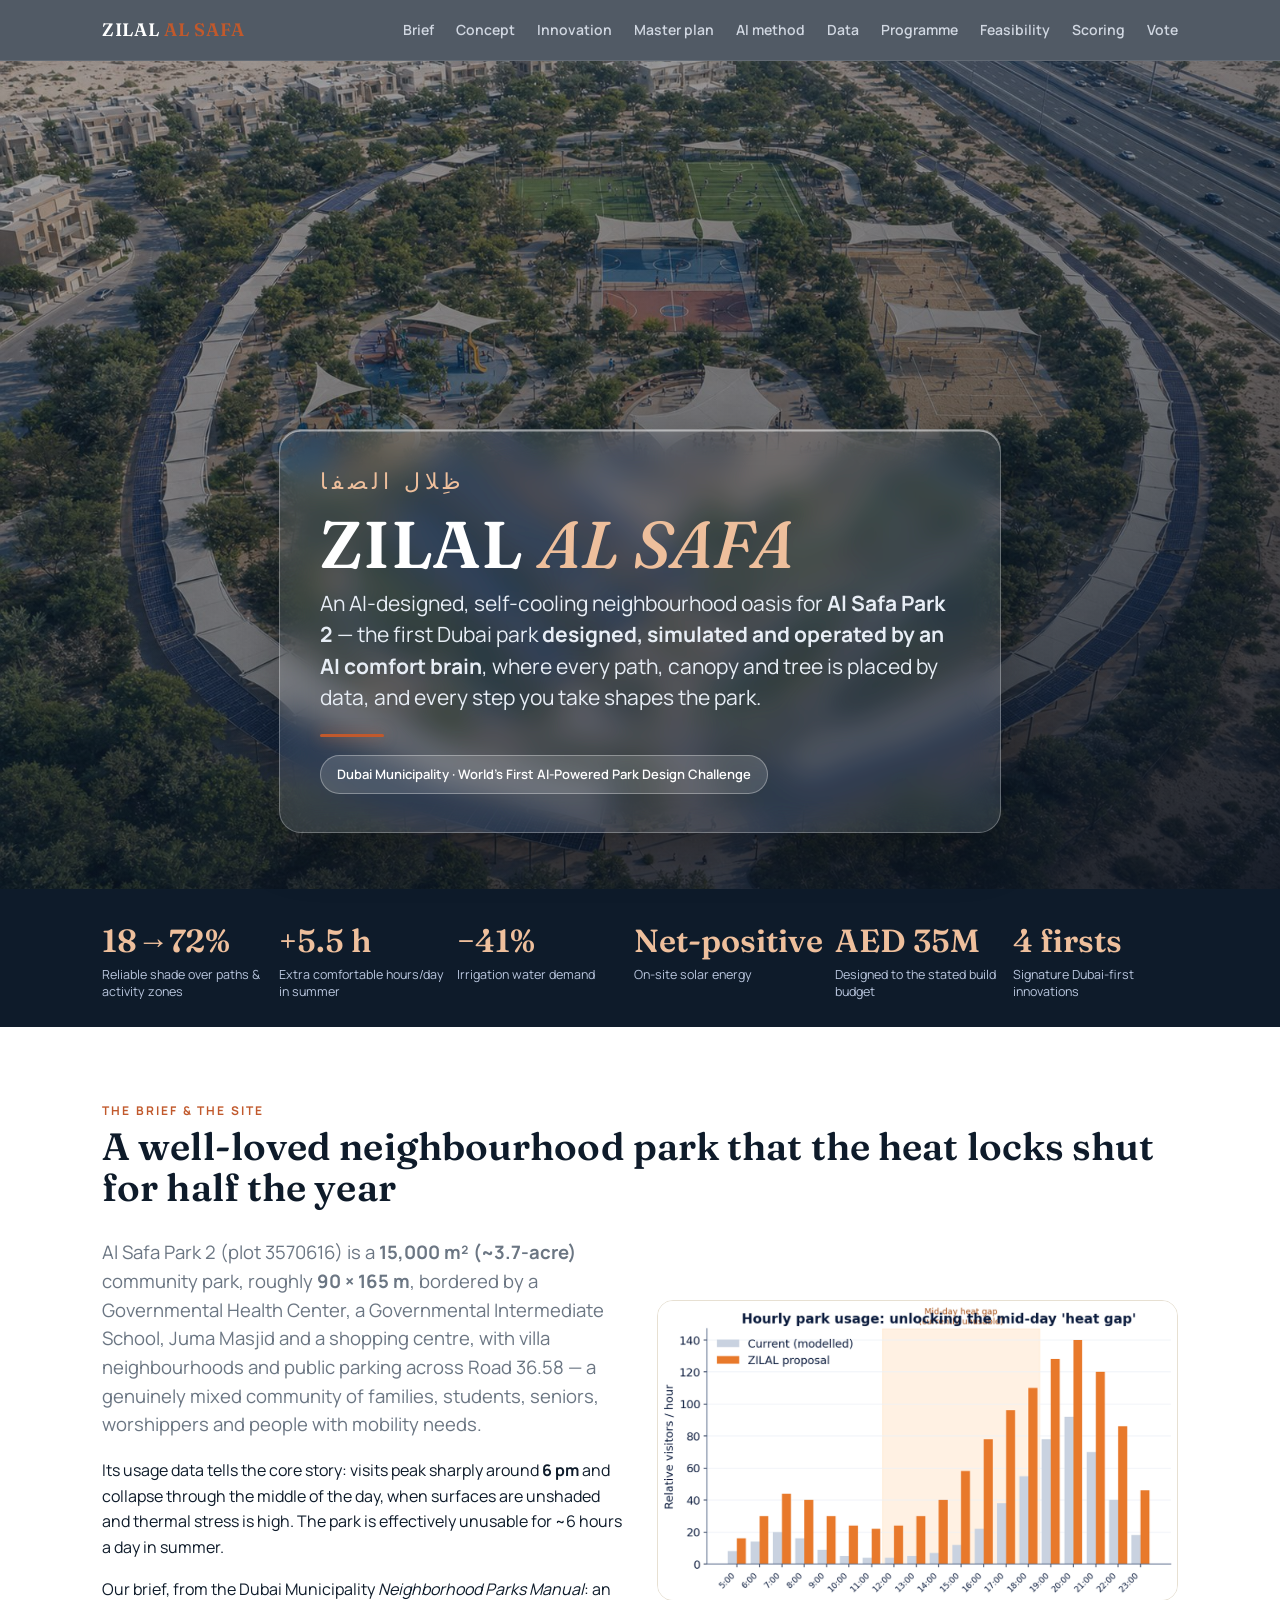
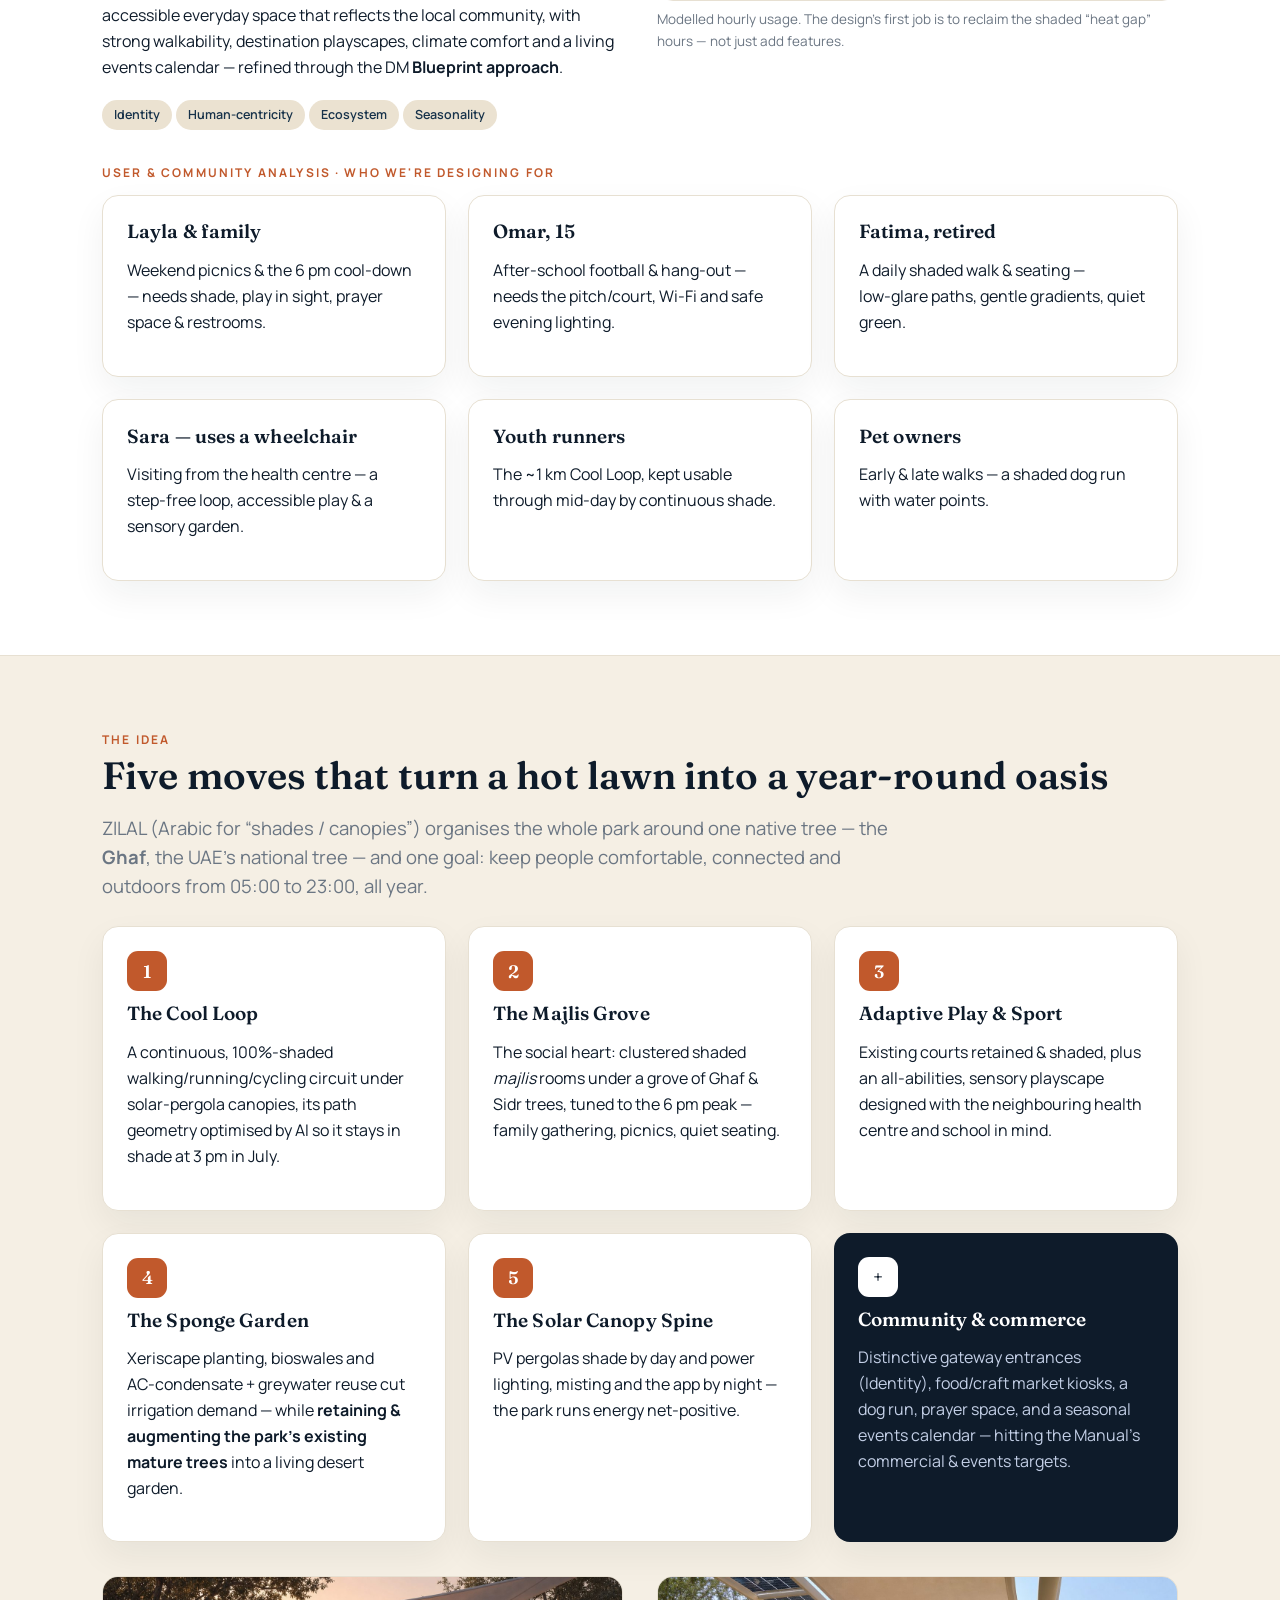
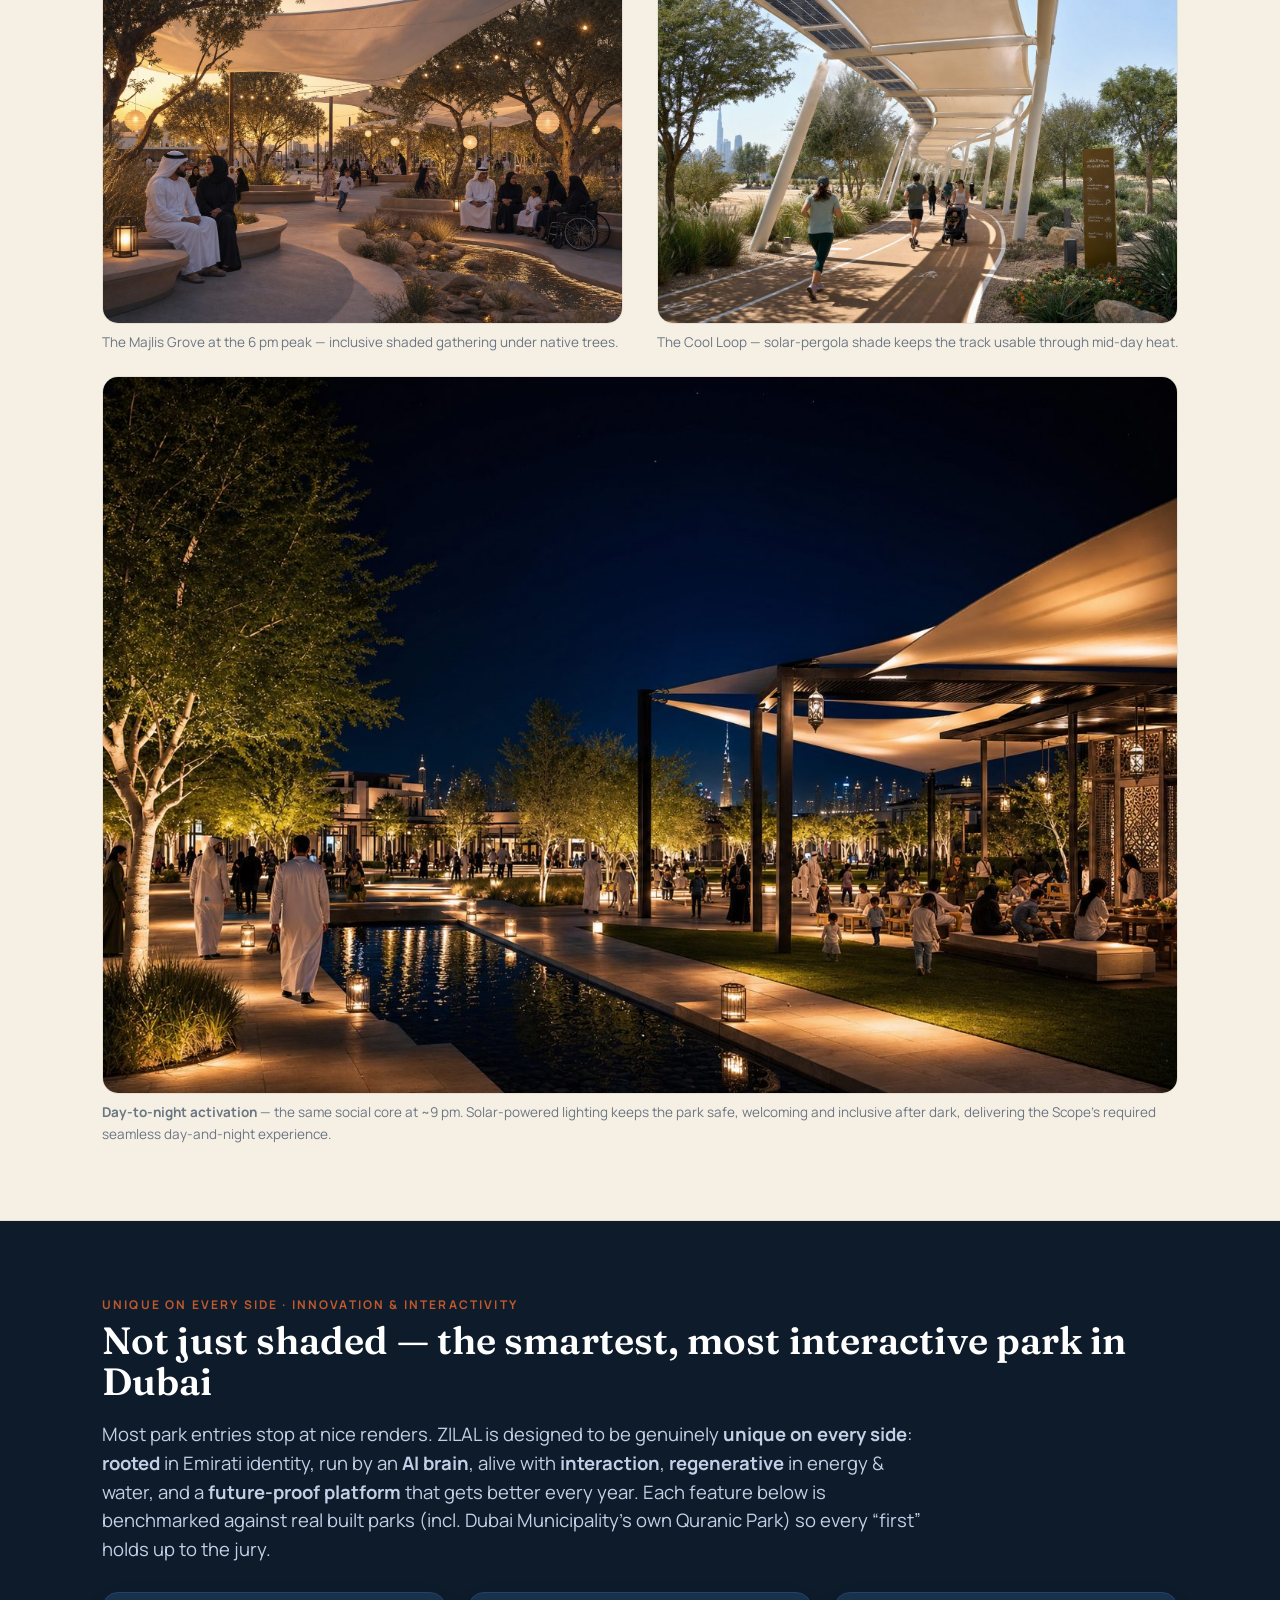
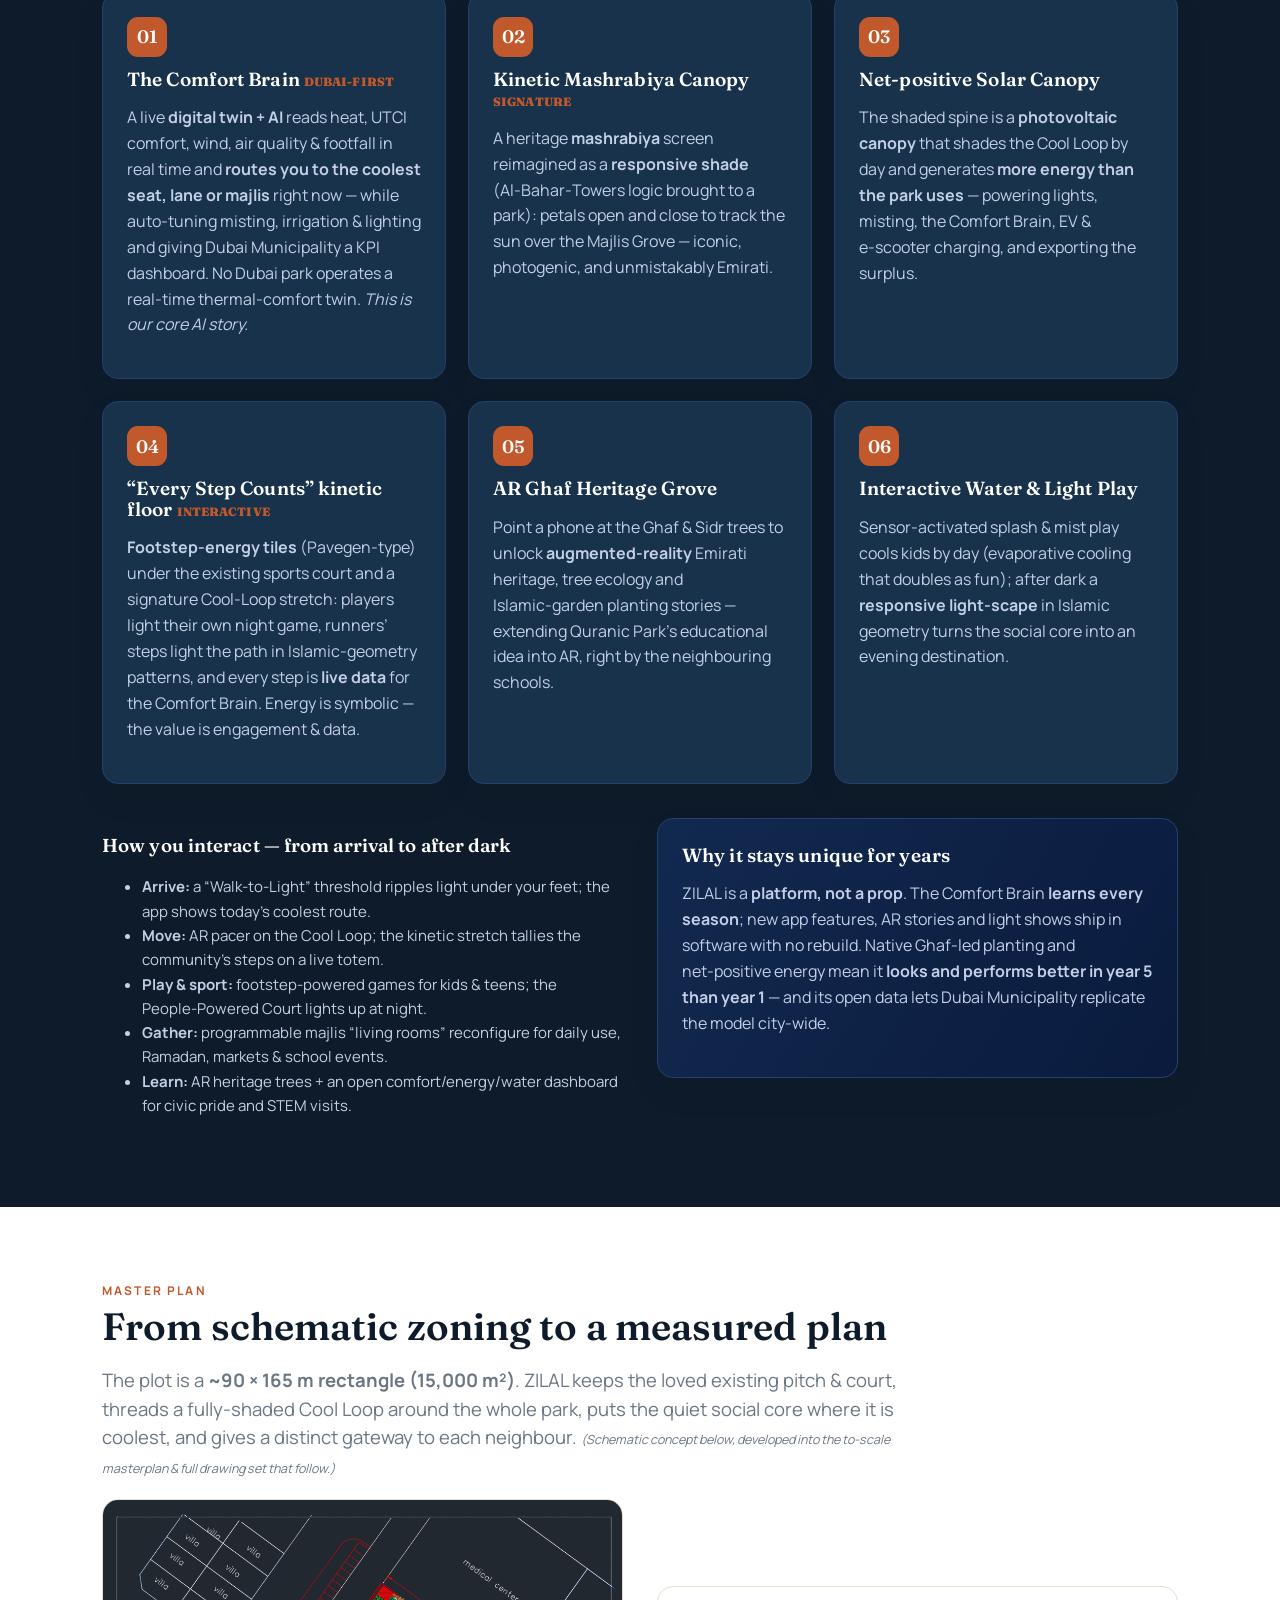
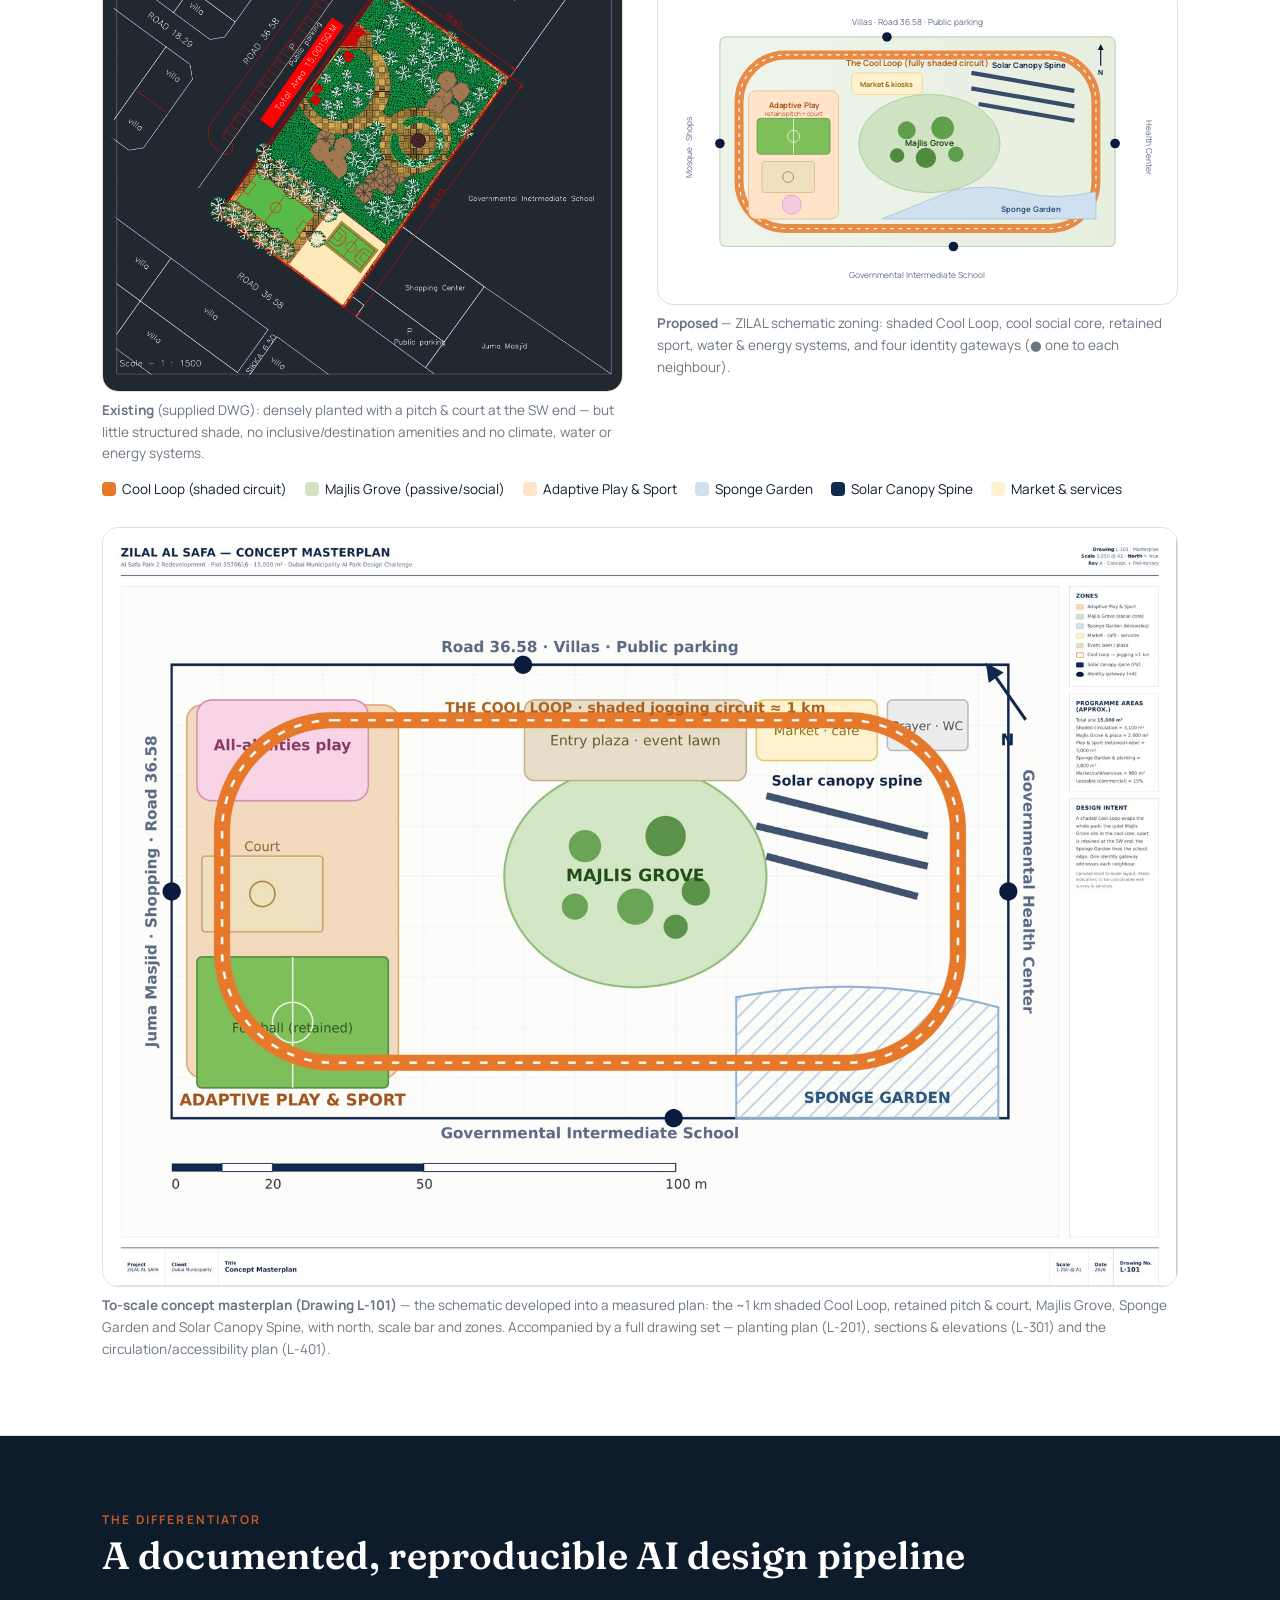
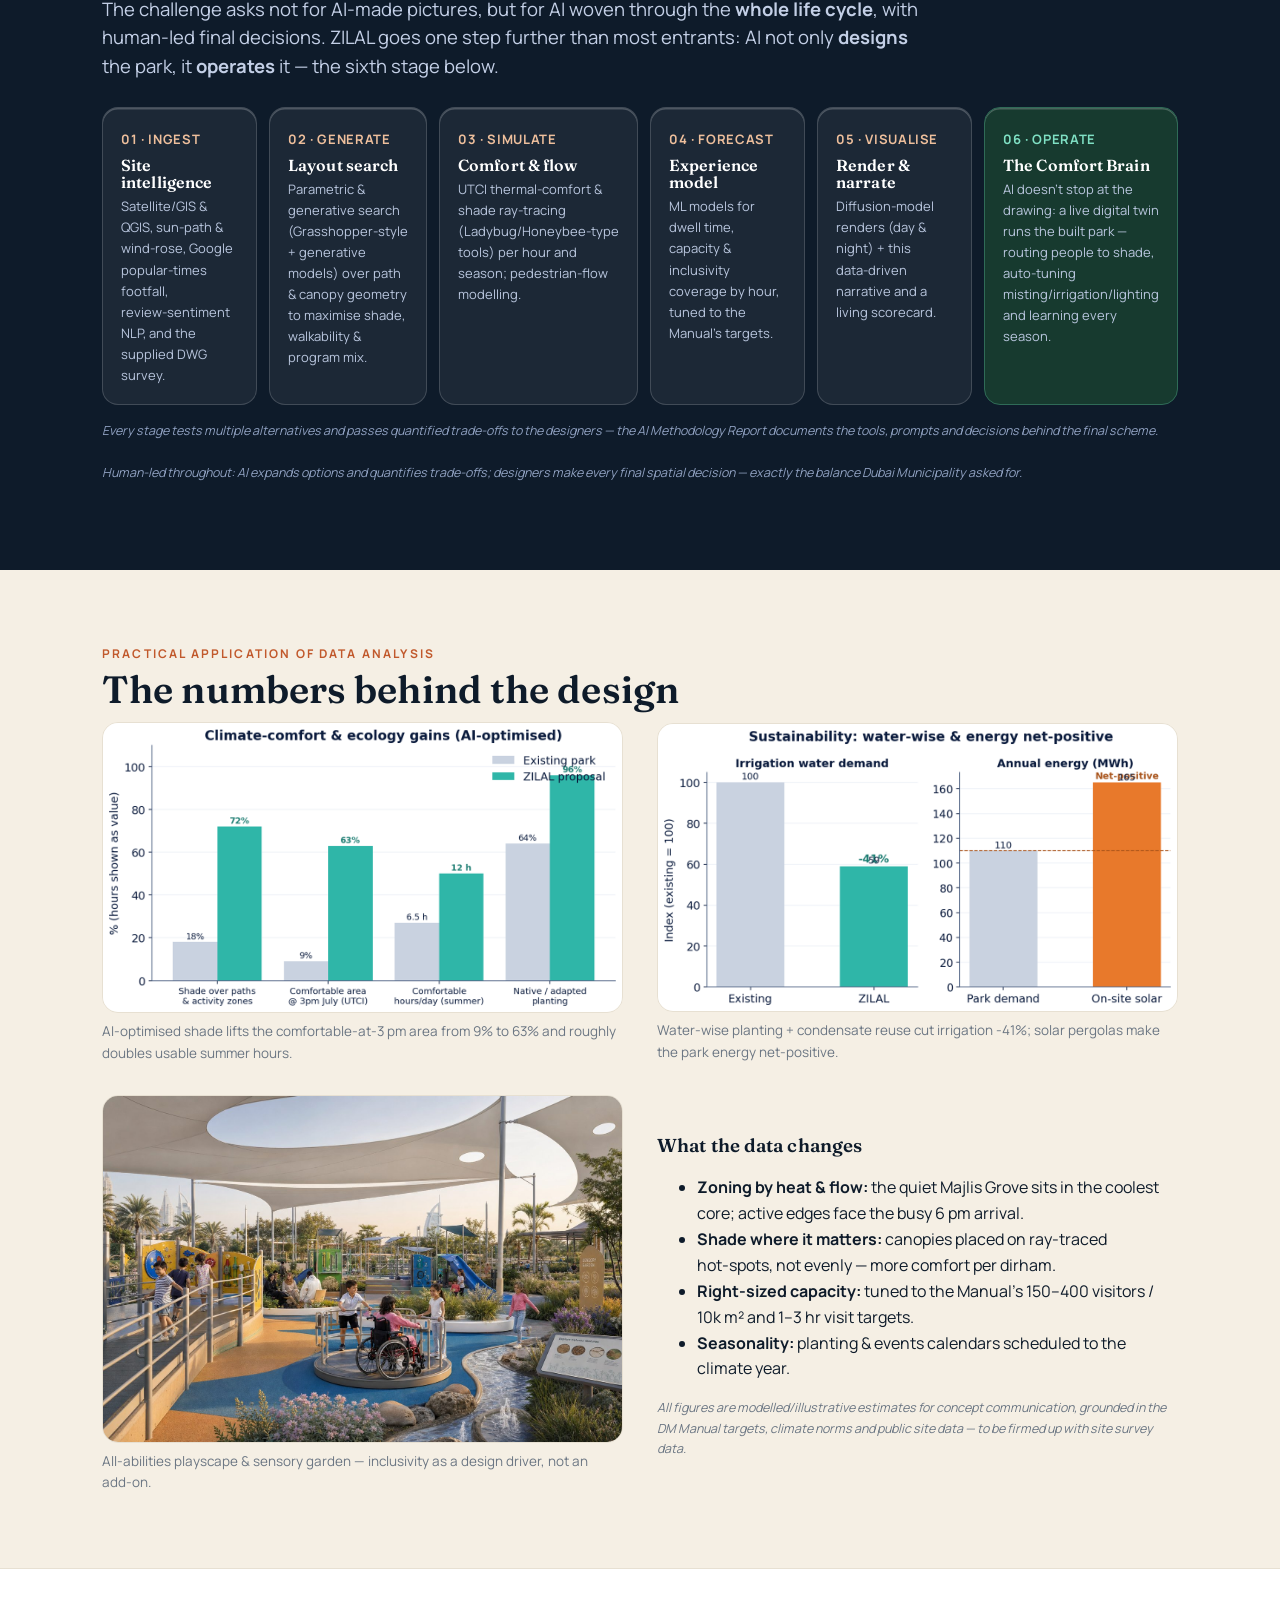
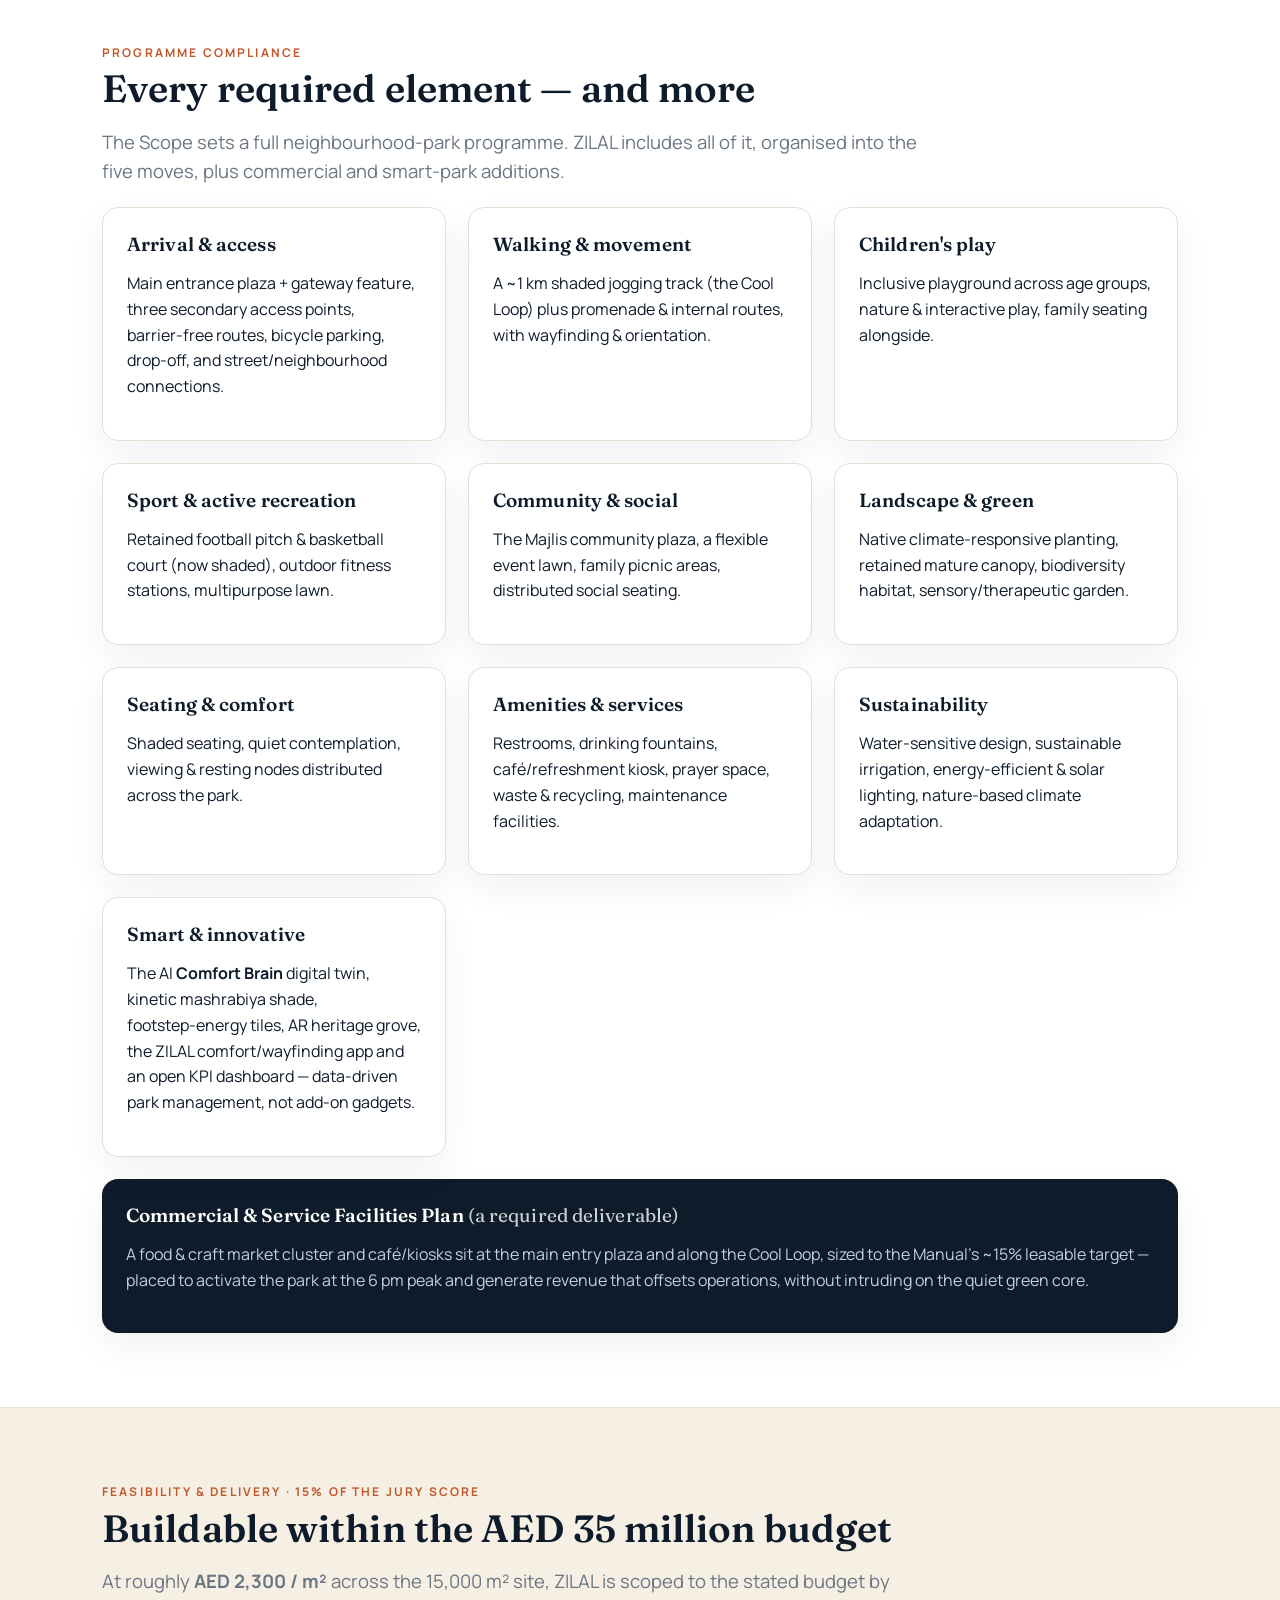
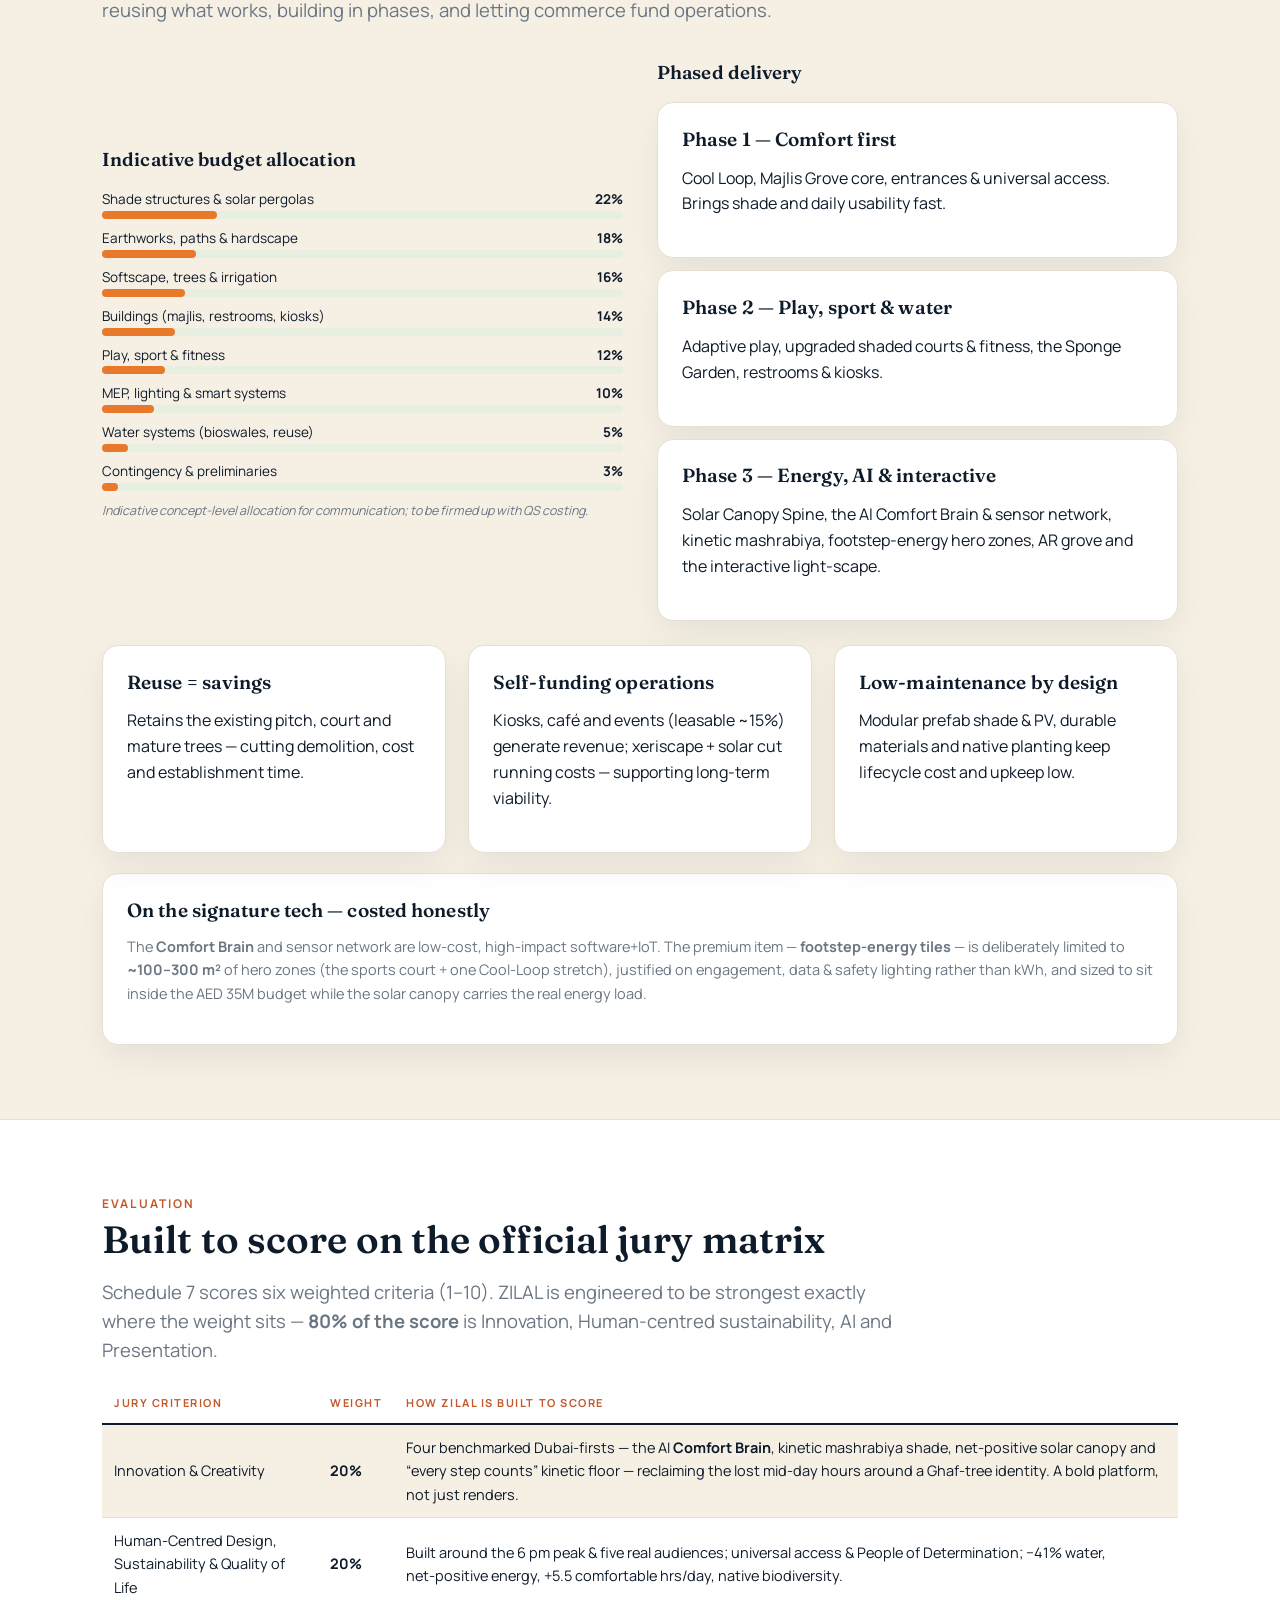
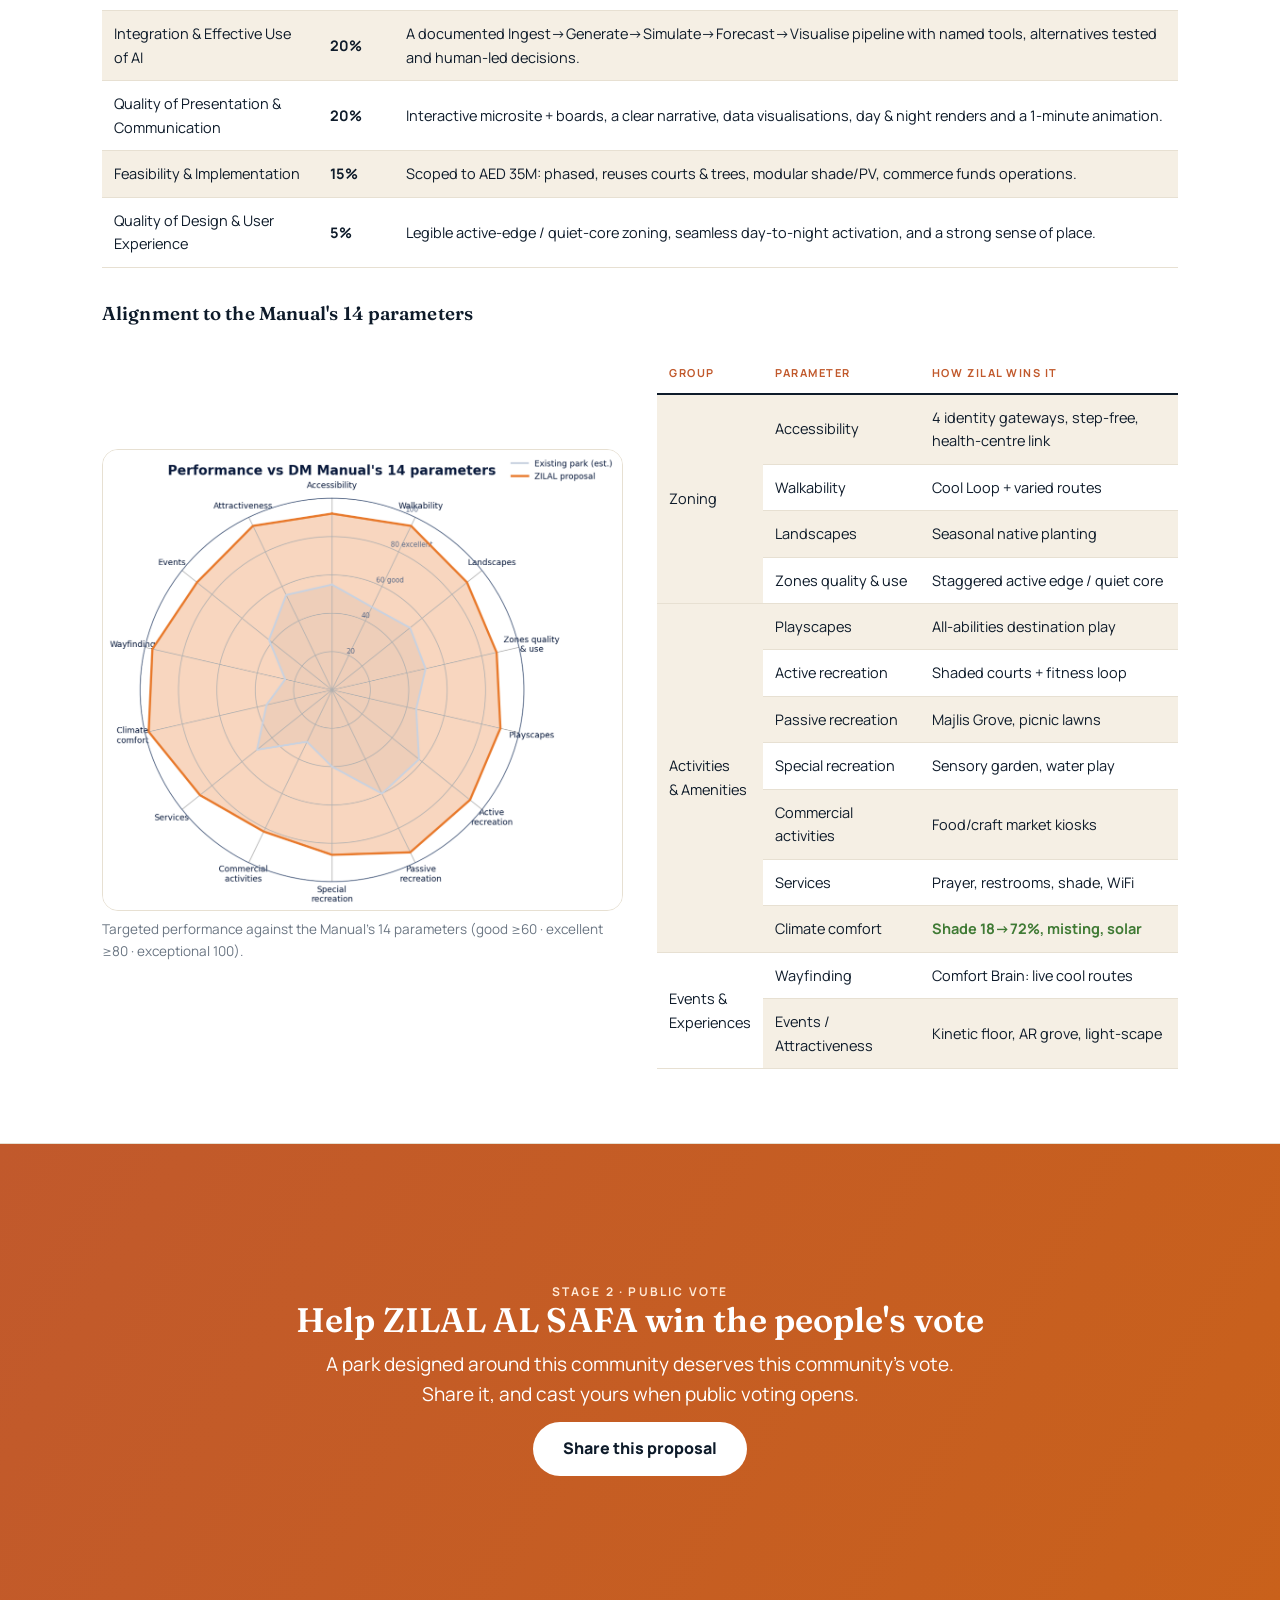
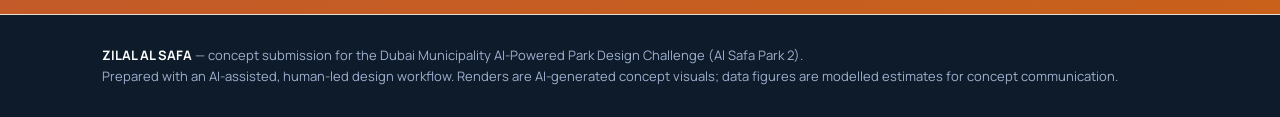
<file: site/index.html>
<!DOCTYPE html>
<html lang="en">
<head>
<meta charset="UTF-8">
<meta name="viewport" content="width=device-width, initial-scale=1.0">
<title>ZILAL AL SAFA — AI-designed regeneration of Al Safa Park 2</title>
<style>
  @import url('../assets/fonts/fonts.css');
  :root{
    --navy:#0E1B2A; --navy2:#17324a; --sand:#F5EFE4; --sand2:#EBE2D1;
    --orange:#C1592C; --teal:#2F6F5E; --green:#3f7a34; --ink:#0E1B2A;
    --muted:#6b7683; --line:#E7E0D2;
  }
  *{box-sizing:border-box}
  html{scroll-behavior:smooth}
  body{margin:0;font-family:'Manrope',system-ui,-apple-system,Helvetica,Arial,sans-serif;color:var(--ink);background:#fff;line-height:1.62;-webkit-font-smoothing:antialiased}
  h1,h2,h3,h4{font-family:'Fraunces',Georgia,serif;line-height:1.08;letter-spacing:.1px;font-weight:600}
  a{color:var(--orange);text-decoration:none}
  /* glass */
  .glass{background:rgba(255,255,255,.10);border:1px solid rgba(255,255,255,.28);
    backdrop-filter:blur(16px) saturate(150%);-webkit-backdrop-filter:blur(16px) saturate(150%);
    box-shadow:0 18px 50px rgba(0,0,0,.30), inset 0 1.5px 0 rgba(255,255,255,.5)}
  .wrap{max-width:1120px;margin:0 auto;padding:0 22px}
  .eyebrow{text-transform:uppercase;letter-spacing:.18em;font-size:12px;font-weight:700;color:var(--orange)}
  /* top nav */
  nav{position:sticky;top:0;z-index:50;background:rgba(14,27,42,.72);backdrop-filter:blur(16px) saturate(150%);-webkit-backdrop-filter:blur(16px) saturate(150%);border-bottom:1px solid rgba(255,255,255,.10)}
  nav .wrap{display:flex;align-items:center;justify-content:space-between;height:60px}
  nav .brand{color:#fff;font-family:'Fraunces',Georgia,serif;font-weight:600;letter-spacing:.04em;font-size:18px}
  nav .brand span{color:var(--orange)}
  nav ul{display:flex;gap:22px;list-style:none;margin:0;padding:0}
  nav ul a{color:#cfe;opacity:.85;color:#e7edf7;font-size:14px;font-weight:600}
  nav ul a:hover{color:var(--orange)}
  @media(max-width:820px){nav ul{display:none}}
  /* hero */
  .hero{position:relative;min-height:92vh;display:flex;align-items:flex-end;color:#fff;
    background:linear-gradient(160deg,rgba(14,27,42,.30),rgba(14,27,42,.55) 55%,rgba(11,20,34,.92)),url('img/aerial.jpg') center/cover}
  .hero .wrap{padding-bottom:56px;padding-top:80px}
  .hero .panel{display:inline-block;max-width:760px;padding:34px 40px 38px;border-radius:22px}
  .hero .ar{font-family:'Fraunces',Georgia,serif;font-size:22px;letter-spacing:.22em;color:#eebf9c;font-weight:400}
  .hero h1{font-size:66px;margin:.14em 0 .12em;font-weight:600;letter-spacing:.3px}
  .hero h1 em{font-style:italic;color:#eebf9c;font-weight:500}
  .hero .tag{font-size:21px;max-width:640px;color:#e7edf5;font-weight:400;line-height:1.5}
  .hero .rule{width:64px;height:3px;background:var(--orange);margin:20px 0 0;border-radius:3px;box-shadow:0 0 14px rgba(193,89,44,.6)}
  .hero .pill{display:inline-block;margin-top:18px;background:rgba(255,255,255,.14);border:1px solid rgba(255,255,255,.32);
    padding:8px 16px;border-radius:40px;font-size:13px;font-weight:600}
  @media(max-width:720px){.hero h1{font-size:40px}.hero .tag{font-size:18px}}
  /* stat strip */
  .stats{background:var(--navy);color:#fff}
  .stats .wrap{display:grid;grid-template-columns:repeat(6,1fr);gap:12px;padding:26px 22px}
  .stat b{display:block;font-family:'Fraunces',Georgia,serif;font-size:32px;color:#eebf9c;font-weight:600}
  .stat small{color:#b9c6de;font-size:12.5px;line-height:1.35;display:block}
  @media(max-width:820px){.stats .wrap{grid-template-columns:repeat(2,1fr)}}
  /* sections */
  section{padding:74px 0;border-bottom:1px solid var(--line)}
  section.alt{background:var(--sand)}
  section.dark{background:var(--navy);color:#fff;border-bottom:none}
  section.dark h2,section.dark h3{color:#fff}
  h2.title{font-size:38px;margin:.15em 0 .32em;font-weight:600}
  .lead{font-size:18.5px;color:var(--muted);max-width:820px;line-height:1.55}
  section.dark .lead{color:#c3cfe6}
  .grid2{display:grid;grid-template-columns:1fr 1fr;gap:34px;align-items:center}
  .grid3{display:grid;grid-template-columns:repeat(3,1fr);gap:22px}
  @media(max-width:820px){.grid2,.grid3{grid-template-columns:1fr}}
  .card{background:#fff;border:1px solid var(--line);border-radius:16px;padding:24px;box-shadow:0 14px 34px rgba(14,27,42,.06)}
  section.alt .card{background:#fff}
  .card h3{margin:.1em 0 .35em;font-size:19px}
  .card .n{width:40px;height:40px;border-radius:11px;background:var(--orange);color:#fff;display:flex;align-items:center;justify-content:center;font-family:'Fraunces',Georgia,serif;font-weight:600;font-size:18px;margin-bottom:12px}
  figure{margin:0}
  figure img{width:100%;border-radius:16px;display:block;border:1px solid var(--line)}
  figcaption{color:var(--muted);font-size:13.5px;margin-top:8px}
  section.dark figcaption{color:#9fb0cf}
  .chip{display:inline-block;background:var(--sand2);color:var(--navy2);border-radius:30px;padding:5px 12px;font-size:12.5px;font-weight:600;margin:3px 4px 3px 0}
  /* pipeline */
  .pipe{display:grid;grid-template-columns:repeat(6,1fr);gap:12px;margin-top:26px}
  .pipe .step{background:rgba(255,255,255,.06);border:1px solid rgba(255,255,255,.16);border-radius:16px;padding:18px;box-shadow:inset 0 1.5px 0 rgba(255,255,255,.22)}
  .pipe .step b{color:#eebf9c;font-size:13px;letter-spacing:.05em}
  .pipe .step h4{margin:.35em 0 .3em;font-size:16px;color:#fff}
  .pipe .step p{margin:0;font-size:13px;color:#b9c6de}
  @media(max-width:820px){.pipe{grid-template-columns:1fr 1fr}}
  @media(min-width:821px) and (max-width:1100px){.pipe{grid-template-columns:repeat(3,1fr)}}
  /* table */
  table{width:100%;border-collapse:collapse;font-size:14.5px;margin-top:10px}
  th,td{text-align:left;padding:11px 12px;border-bottom:1px solid var(--line)}
  th{background:transparent;color:var(--orange);font-weight:700;font-size:11px;letter-spacing:.14em;text-transform:uppercase;border-bottom:2px solid var(--ink)}
  tr:nth-child(even){background:var(--sand)}
  .tag2{color:var(--green);font-weight:700}
  /* plan svg */
  .planwrap{background:#fff;border:1px solid var(--line);border-radius:16px;padding:14px}
  .legend{display:flex;flex-wrap:wrap;gap:10px 18px;margin-top:14px;font-size:13.5px}
  .legend i{display:inline-block;width:14px;height:14px;border-radius:4px;margin-right:6px;vertical-align:-2px}
  /* vote */
  .vote{background:linear-gradient(120deg,var(--orange),#c9611b);color:#fff;text-align:center}
  .vote .wrap{padding:64px 22px}
  .vote h2{font-size:34px;margin:0 0 .3em;color:#fff}
  .btn{display:inline-block;background:#fff;color:var(--navy);font-weight:800;padding:14px 30px;border-radius:40px;margin-top:12px;font-size:16px}
  footer{background:var(--navy);color:#9fb0cf;font-size:13px;padding:30px 0}
  .note{font-size:12.5px;color:var(--muted);font-style:italic}
  section.dark .note{color:#8fa0c0}
</style>
</head>
<body>

<nav><div class="wrap">
  <div class="brand">ZILAL <span>AL&nbsp;SAFA</span></div>
  <ul>
    <li><a href="#brief">Brief</a></li>
    <li><a href="#concept">Concept</a></li>
    <li><a href="#innovate">Innovation</a></li>
    <li><a href="#plan">Master plan</a></li>
    <li><a href="#ai">AI method</a></li>
    <li><a href="#data">Data</a></li>
    <li><a href="#program">Programme</a></li>
    <li><a href="#feas">Feasibility</a></li>
    <li><a href="#score">Scoring</a></li>
    <li><a href="#vote">Vote</a></li>
  </ul>
</div></nav>

<!-- HERO -->
<header class="hero"><div class="wrap">
  <div class="panel glass">
    <div class="ar">ظِلال الصفا</div>
    <h1>ZILAL <em>AL&nbsp;SAFA</em></h1>
    <div class="tag">An AI‑designed, self‑cooling neighbourhood oasis for <b>Al Safa Park 2</b> — the first Dubai park <b>designed, simulated and operated by an AI comfort brain</b>, where every path, canopy and tree is placed by data, and every step you take shapes the park.</div>
    <div class="rule"></div>
    <div class="pill">Dubai Municipality · World's First AI‑Powered Park Design Challenge</div>
  </div>
</div></header>

<!-- STAT STRIP -->
<div class="stats"><div class="wrap">
  <div class="stat"><b>18→72%</b><small>Reliable shade over paths &amp; activity zones</small></div>
  <div class="stat"><b>+5.5 h</b><small>Extra comfortable hours/day in summer</small></div>
  <div class="stat"><b>−41%</b><small>Irrigation water demand</small></div>
  <div class="stat"><b>Net‑positive</b><small>On‑site solar energy</small></div>
  <div class="stat"><b>AED 35M</b><small>Designed to the stated build budget</small></div>
  <div class="stat"><b>4 firsts</b><small>Signature Dubai‑first innovations</small></div>
</div></div>

<!-- BRIEF -->
<section id="brief"><div class="wrap">
  <div class="eyebrow">The brief & the site</div>
  <h2 class="title">A well‑loved neighbourhood park that the heat locks shut for half the year</h2>
  <div class="grid2">
    <div>
      <p class="lead">Al Safa Park 2 (plot 3570616) is a <b>15,000 m² (~3.7‑acre)</b> community park, roughly <b>90 × 165 m</b>, bordered by a Governmental Health Center, a Governmental Intermediate School, Juma Masjid and a shopping centre, with villa neighbourhoods and public parking across Road 36.58 — a genuinely mixed community of families, students, seniors, worshippers and people with mobility needs.</p>
      <p>Its usage data tells the core story: visits peak sharply around <b>6 pm</b> and collapse through the middle of the day, when surfaces are unshaded and thermal stress is high. The park is effectively unusable for ~6 hours a day in summer.</p>
      <p>Our brief, from the Dubai Municipality <i>Neighborhood Parks Manual</i>: an accessible everyday space that reflects the local community, with strong walkability, destination playscapes, climate comfort and a living events calendar — refined through the DM <b>Blueprint approach</b>.</p>
      <div style="margin-top:14px">
        <span class="chip">Identity</span><span class="chip">Human‑centricity</span><span class="chip">Ecosystem</span><span class="chip">Seasonality</span>
      </div>
    </div>
    <figure>
      <img src="img/footfall.png" alt="Hourly usage chart showing the mid-day heat gap">
      <figcaption>Modelled hourly usage. The design's first job is to reclaim the shaded “heat gap” hours — not just add features.</figcaption>
    </figure>
  </div>
  <div style="margin-top:30px">
    <div class="eyebrow" style="margin-bottom:12px">User &amp; community analysis · who we're designing for</div>
    <div class="grid3">
      <div class="card"><h3>Layla &amp; family</h3><p>Weekend picnics &amp; the 6 pm cool‑down — needs shade, play in sight, prayer space &amp; restrooms.</p></div>
      <div class="card"><h3>Omar, 15</h3><p>After‑school football &amp; hang‑out — needs the pitch/court, Wi‑Fi and safe evening lighting.</p></div>
      <div class="card"><h3>Fatima, retired</h3><p>A daily shaded walk &amp; seating — low‑glare paths, gentle gradients, quiet green.</p></div>
      <div class="card"><h3>Sara — uses a wheelchair</h3><p>Visiting from the health centre — a step‑free loop, accessible play &amp; a sensory garden.</p></div>
      <div class="card"><h3>Youth runners</h3><p>The ~1 km Cool Loop, kept usable through mid‑day by continuous shade.</p></div>
      <div class="card"><h3>Pet owners</h3><p>Early &amp; late walks — a shaded dog run with water points.</p></div>
    </div>
  </div>
</div></section>

<!-- CONCEPT -->
<section id="concept" class="alt"><div class="wrap">
  <div class="eyebrow">The idea</div>
  <h2 class="title">Five moves that turn a hot lawn into a year‑round oasis</h2>
  <p class="lead">ZILAL (Arabic for “shades / canopies”) organises the whole park around one native tree — the <b>Ghaf</b>, the UAE's national tree — and one goal: keep people comfortable, connected and outdoors from 05:00 to 23:00, all year.</p>
  <div class="grid3" style="margin-top:26px">
    <div class="card"><div class="n">1</div><h3>The Cool Loop</h3><p>A continuous, 100%‑shaded walking/running/cycling circuit under solar‑pergola canopies, its path geometry optimised by AI so it stays in shade at 3 pm in July.</p></div>
    <div class="card"><div class="n">2</div><h3>The Majlis Grove</h3><p>The social heart: clustered shaded <i>majlis</i> rooms under a grove of Ghaf &amp; Sidr trees, tuned to the 6 pm peak — family gathering, picnics, quiet seating.</p></div>
    <div class="card"><div class="n">3</div><h3>Adaptive Play &amp; Sport</h3><p>Existing courts retained &amp; shaded, plus an all‑abilities, sensory playscape designed with the neighbouring health centre and school in mind.</p></div>
    <div class="card"><div class="n">4</div><h3>The Sponge Garden</h3><p>Xeriscape planting, bioswales and AC‑condensate + greywater reuse cut irrigation demand — while <b>retaining &amp; augmenting the park's existing mature trees</b> into a living desert garden.</p></div>
    <div class="card"><div class="n">5</div><h3>The Solar Canopy Spine</h3><p>PV pergolas shade by day and power lighting, misting and the app by night — the park runs energy net‑positive.</p></div>
    <div class="card" style="background:var(--navy);color:#fff;border:none"><div class="n" style="background:#fff;color:var(--navy)">+</div><h3 style="color:#fff">Community &amp; commerce</h3><p style="color:#c3cfe6">Distinctive gateway entrances (Identity), food/craft market kiosks, a dog run, prayer space, and a seasonal events calendar — hitting the Manual's commercial &amp; events targets.</p></div>
  </div>
  <div class="grid2" style="margin-top:34px">
    <figure><img src="img/majlis.jpg" alt="Shaded majlis grove at dusk"><figcaption>The Majlis Grove at the 6 pm peak — inclusive shaded gathering under native trees.</figcaption></figure>
    <figure><img src="img/coolloop.jpg" alt="The Cool Loop shaded solar path"><figcaption>The Cool Loop — solar‑pergola shade keeps the track usable through mid‑day heat.</figcaption></figure>
  </div>
  <figure style="margin-top:22px"><img src="img/night.jpg" alt="The park at night, illuminated"><figcaption><b>Day‑to‑night activation</b> — the same social core at ~9 pm. Solar‑powered lighting keeps the park safe, welcoming and inclusive after dark, delivering the Scope's required seamless day‑and‑night experience.</figcaption></figure>
</div></section>

<!-- SIGNATURE INNOVATION / INTERACTIVITY -->
<section id="innovate" class="dark"><div class="wrap">
  <div class="eyebrow">Unique on every side · Innovation &amp; interactivity</div>
  <h2 class="title">Not just shaded — the smartest, most interactive park in Dubai</h2>
  <p class="lead">Most park entries stop at nice renders. ZILAL is designed to be genuinely <b>unique on every side</b>: <b>rooted</b> in Emirati identity, run by an <b>AI brain</b>, alive with <b>interaction</b>, <b>regenerative</b> in energy &amp; water, and a <b>future‑proof platform</b> that gets better every year. Each feature below is benchmarked against real built parks (incl. Dubai Municipality's own Quranic Park) so every “first” holds up to the jury.</p>
  <div class="grid3" style="margin-top:28px">
    <div class="card" style="background:var(--navy2);border:1px solid #24406e">
      <div class="n">01</div><h3 style="color:#fff">The Comfort Brain <span style="color:var(--orange);font-size:12px;font-weight:700">DUBAI‑FIRST</span></h3>
      <p style="color:#c3cfe6">A live <b>digital twin + AI</b> reads heat, UTCI comfort, wind, air quality &amp; footfall in real time and <b>routes you to the coolest seat, lane or majlis</b> right now — while auto‑tuning misting, irrigation &amp; lighting and giving Dubai Municipality a KPI dashboard. No Dubai park operates a real‑time thermal‑comfort twin. <i>This is our core AI story.</i></p>
    </div>
    <div class="card" style="background:var(--navy2);border:1px solid #24406e">
      <div class="n">02</div><h3 style="color:#fff">Kinetic Mashrabiya Canopy <span style="color:var(--orange);font-size:12px;font-weight:700">SIGNATURE</span></h3>
      <p style="color:#c3cfe6">A heritage <b>mashrabiya</b> screen reimagined as a <b>responsive shade</b> (Al‑Bahar‑Towers logic brought to a park): petals open and close to track the sun over the Majlis Grove — iconic, photogenic, and unmistakably Emirati.</p>
    </div>
    <div class="card" style="background:var(--navy2);border:1px solid #24406e">
      <div class="n">03</div><h3 style="color:#fff">Net‑positive Solar Canopy</h3>
      <p style="color:#c3cfe6">The shaded spine is a <b>photovoltaic canopy</b> that shades the Cool Loop by day and generates <b>more energy than the park uses</b> — powering lights, misting, the Comfort Brain, EV &amp; e‑scooter charging, and exporting the surplus.</p>
    </div>
    <div class="card" style="background:var(--navy2);border:1px solid #24406e">
      <div class="n">04</div><h3 style="color:#fff">“Every Step Counts” kinetic floor <span style="color:var(--orange);font-size:12px;font-weight:700">INTERACTIVE</span></h3>
      <p style="color:#c3cfe6"><b>Footstep‑energy tiles</b> (Pavegen‑type) under the existing sports court and a signature Cool‑Loop stretch: players light their own night game, runners’ steps light the path in Islamic‑geometry patterns, and every step is <b>live data</b> for the Comfort Brain. Energy is symbolic — the value is engagement &amp; data.</p>
    </div>
    <div class="card" style="background:var(--navy2);border:1px solid #24406e">
      <div class="n">05</div><h3 style="color:#fff">AR Ghaf Heritage Grove</h3>
      <p style="color:#c3cfe6">Point a phone at the Ghaf &amp; Sidr trees to unlock <b>augmented‑reality</b> Emirati heritage, tree ecology and Islamic‑garden planting stories — extending Quranic Park’s educational idea into AR, right by the neighbouring schools.</p>
    </div>
    <div class="card" style="background:var(--navy2);border:1px solid #24406e">
      <div class="n">06</div><h3 style="color:#fff">Interactive Water &amp; Light Play</h3>
      <p style="color:#c3cfe6">Sensor‑activated splash &amp; mist play cools kids by day (evaporative cooling that doubles as fun); after dark a <b>responsive light‑scape</b> in Islamic geometry turns the social core into an evening destination.</p>
    </div>
  </div>
  <div class="grid2" style="margin-top:34px;align-items:start">
    <div>
      <h3>How you interact — from arrival to after dark</h3>
      <ul style="color:#c3cfe6;font-size:15px">
        <li><b>Arrive:</b> a “Walk‑to‑Light” threshold ripples light under your feet; the app shows today’s coolest route.</li>
        <li><b>Move:</b> AR pacer on the Cool Loop; the kinetic stretch tallies the community’s steps on a live totem.</li>
        <li><b>Play &amp; sport:</b> footstep‑powered games for kids &amp; teens; the People‑Powered Court lights up at night.</li>
        <li><b>Gather:</b> programmable majlis “living rooms” reconfigure for daily use, Ramadan, markets &amp; school events.</li>
        <li><b>Learn:</b> AR heritage trees + an open comfort/energy/water dashboard for civic pride and STEM visits.</li>
      </ul>
    </div>
    <div class="card" style="background:linear-gradient(120deg,#12294f,#0a1b3d);border:1px solid #24406e">
      <h3 style="color:#fff">Why it stays unique for years</h3>
      <p style="color:#c3cfe6">ZILAL is a <b>platform, not a prop</b>. The Comfort Brain <b>learns every season</b>; new app features, AR stories and light shows ship in software with no rebuild. Native Ghaf‑led planting and net‑positive energy mean it <b>looks and performs better in year 5 than year 1</b> — and its open data lets Dubai Municipality replicate the model city‑wide.</p>
    </div>
  </div>
</div></section>

<!-- MASTER PLAN -->
<section id="plan"><div class="wrap">
  <div class="eyebrow">Master plan</div>
  <h2 class="title">From schematic zoning to a measured plan</h2>
  <p class="lead">The plot is a <b>~90 × 165 m rectangle (15,000 m²)</b>. ZILAL keeps the loved existing pitch &amp; court, threads a fully‑shaded Cool Loop around the whole park, puts the quiet social core where it is coolest, and gives a distinct gateway to each neighbour. <span class="note">(Schematic concept below, developed into the to‑scale masterplan &amp; full drawing set that follow.)</span></p>
  <div class="grid2" style="margin-top:18px">
    <figure><img src="img/existing_plan.png" alt="Existing park layout from the supplied DWG">
      <figcaption><b>Existing</b> (supplied DWG): densely planted with a pitch &amp; court at the SW end — but little structured shade, no inclusive/destination amenities and no climate, water or energy systems.</figcaption></figure>
    <figure>
    <div class="planwrap">
    <svg viewBox="0 0 820 470" width="100%" role="img" aria-label="ZILAL proposed schematic zoning of Al Safa Park 2">
      <defs><linearGradient id="g" x1="0" x2="1"><stop offset="0" stop-color="#eef4ea"/><stop offset="1" stop-color="#e7efe0"/></linearGradient></defs>
      <!-- context labels -->
      <text x="410" y="40" font-size="14" fill="#5b6b88" text-anchor="middle">Villas · Road 36.58 · Public parking</text>
      <text x="410" y="462" font-size="14" fill="#5b6b88" text-anchor="middle">Governmental Intermediate School</text>
      <text x="34" y="244" font-size="14" fill="#5b6b88" text-anchor="middle" transform="rotate(-90 34 244)">Mosque · Shops</text>
      <text x="792" y="244" font-size="14" fill="#5b6b88" text-anchor="middle" transform="rotate(90 792 244)">Health Center</text>
      <!-- plot -->
      <rect x="80" y="60" width="660" height="350" rx="10" fill="url(#g)" stroke="#c3d3b8" stroke-width="2"/>
      <!-- north arrow -->
      <g transform="translate(716,90)"><line x1="0" y1="18" x2="0" y2="-14" stroke="#0a1b3d" stroke-width="2"/><path d="M0 -18 L5 -8 L-5 -8 Z" fill="#0a1b3d"/><text x="0" y="34" font-size="12" fill="#0a1b3d" text-anchor="middle" font-weight="700">N</text></g>
      <!-- cool loop -->
      <rect x="112" y="90" width="596" height="290" rx="78" fill="none" stroke="#E8792B" stroke-width="15" stroke-opacity=".85"/>
      <rect x="112" y="90" width="596" height="290" rx="78" fill="none" stroke="#fff" stroke-width="2" stroke-dasharray="6 8"/>
      <text x="410" y="108" font-size="14" font-weight="700" fill="#b4611c" text-anchor="middle">The Cool Loop (fully shaded circuit)</text>
      <!-- Adaptive Play & Sport (SW / left) -->
      <rect x="128" y="150" width="150" height="214" rx="12" fill="#ffe4c9" stroke="#eaa96a"/>
      <rect x="142" y="196" width="122" height="60" rx="6" fill="#7fbf5a" stroke="#4f8a3e"/><line x1="203" y1="196" x2="203" y2="256" stroke="#e9f4df" stroke-width="1.5"/><circle cx="203" cy="226" r="10" fill="none" stroke="#e9f4df" stroke-width="1.5"/>
      <rect x="150" y="268" width="88" height="52" rx="5" fill="#efe0bf" stroke="#c9a86a"/><circle cx="194" cy="294" r="9" fill="none" stroke="#a98842" stroke-width="1.5"/>
      <circle cx="200" cy="340" r="16" fill="#f7c9e0" stroke="#d98cb6"/>
      <text x="203" y="178" font-size="13" font-weight="700" fill="#a8531a" text-anchor="middle">Adaptive Play</text>
      <text x="203" y="192" font-size="10.5" fill="#a8531a" text-anchor="middle">retains pitch + court</text>
      <!-- Majlis Grove core -->
      <ellipse cx="430" cy="238" rx="118" ry="82" fill="#cfe3c2" stroke="#8fbf78"/>
      <circle cx="392" cy="216" r="15" fill="#5F9E4B"/><circle cx="452" cy="212" r="19" fill="#5F9E4B"/><circle cx="424" cy="262" r="17" fill="#4f8a3e"/><circle cx="474" cy="256" r="13" fill="#5F9E4B"/><circle cx="376" cy="258" r="12" fill="#4f8a3e"/>
      <text x="430" y="242" font-size="14" font-weight="700" fill="#26491a" text-anchor="middle">Majlis Grove</text>
      <!-- Solar Canopy Spine -->
      <g stroke="#12294f" stroke-width="7" stroke-opacity=".82"><line x1="500" y1="120" x2="672" y2="150"/><line x1="500" y1="146" x2="672" y2="176"/><line x1="512" y1="172" x2="672" y2="200"/></g>
      <text x="596" y="112" font-size="13" font-weight="700" fill="#12294f" text-anchor="middle">Solar Canopy Spine</text>
      <!-- Sponge Garden (SE / bottom-right) -->
      <path d="M470 316 q60 -12 118 4 q54 14 120 -2 v46 h-358 z" fill="#cfe0ef" stroke="#8fb4d8"/>
      <text x="600" y="352" font-size="13" font-weight="700" fill="#2b567f" text-anchor="middle">Sponge Garden</text>
      <!-- Market & kiosks near main entry -->
      <rect x="300" y="120" width="118" height="36" rx="8" fill="#fff2cf" stroke="#e3c96b"/>
      <text x="359" y="143" font-size="12" font-weight="700" fill="#8a6d16" text-anchor="middle">Market &amp; kiosks</text>
      <!-- gateways -->
      <g fill="#0a1b3d"><circle cx="359" cy="60" r="8"/><circle cx="470" cy="410" r="8"/><circle cx="80" cy="238" r="8"/><circle cx="740" cy="238" r="8"/></g>
      <text x="410" y="60" font-size="11" fill="#fff" text-anchor="middle" dy="4" font-weight="700"></text>
    </svg>
    </div>
    <figcaption><b>Proposed</b> — ZILAL schematic zoning: shaded Cool Loop, cool social core, retained sport, water &amp; energy systems, and four identity gateways (● one to each neighbour).</figcaption>
    </figure>
  </div>
  <div class="legend">
    <span><i style="background:#E8792B"></i>Cool Loop (shaded circuit)</span>
    <span><i style="background:#cfe3c2"></i>Majlis Grove (passive/social)</span>
    <span><i style="background:#ffe4c9"></i>Adaptive Play &amp; Sport</span>
    <span><i style="background:#cfe0ef"></i>Sponge Garden</span>
    <span><i style="background:#12294f"></i>Solar Canopy Spine</span>
    <span><i style="background:#fff2cf"></i>Market &amp; services</span>
  </div>
  <figure style="margin-top:26px"><img src="img/masterplan.jpg" alt="To-scale concept masterplan, Drawing L-101">
    <figcaption><b>To‑scale concept masterplan (Drawing&nbsp;L‑101)</b> — the schematic developed into a measured plan: the ~1&nbsp;km shaded Cool Loop, retained pitch &amp; court, Majlis Grove, Sponge Garden and Solar Canopy Spine, with north, scale bar and zones. Accompanied by a full drawing set — planting plan (L‑201), sections &amp; elevations (L‑301) and the circulation/accessibility plan (L‑401).</figcaption></figure>
</div></section>

<!-- AI METHOD -->
<section id="ai" class="dark"><div class="wrap">
  <div class="eyebrow">The differentiator</div>
  <h2 class="title">A documented, reproducible AI design pipeline</h2>
  <p class="lead">The challenge asks not for AI‑made pictures, but for AI woven through the <b>whole life cycle</b>, with human‑led final decisions. ZILAL goes one step further than most entrants: AI not only <b>designs</b> the park, it <b>operates</b> it — the sixth stage below.</p>
  <div class="pipe">
    <div class="step"><b>01 · INGEST</b><h4>Site intelligence</h4><p>Satellite/GIS &amp; QGIS, sun‑path &amp; wind‑rose, Google popular‑times footfall, review‑sentiment NLP, and the supplied DWG survey.</p></div>
    <div class="step"><b>02 · GENERATE</b><h4>Layout search</h4><p>Parametric &amp; generative search (Grasshopper‑style + generative models) over path &amp; canopy geometry to maximise shade, walkability &amp; program mix.</p></div>
    <div class="step"><b>03 · SIMULATE</b><h4>Comfort &amp; flow</h4><p>UTCI thermal‑comfort &amp; shade ray‑tracing (Ladybug/Honeybee‑type tools) per hour and season; pedestrian‑flow modelling.</p></div>
    <div class="step"><b>04 · FORECAST</b><h4>Experience model</h4><p>ML models for dwell time, capacity &amp; inclusivity coverage by hour, tuned to the Manual's targets.</p></div>
    <div class="step"><b>05 · VISUALISE</b><h4>Render &amp; narrate</h4><p>Diffusion‑model renders (day &amp; night) + this data‑driven narrative and a living scorecard.</p></div>
    <div class="step" style="background:#173a2f;border-color:#2f6b57"><b style="color:#7fe0c4">06 · OPERATE</b><h4>The Comfort Brain</h4><p>AI doesn't stop at the drawing: a live digital twin runs the built park — routing people to shade, auto‑tuning misting/irrigation/lighting and learning every season.</p></div>
  </div>
  <p class="note" style="margin-top:16px">Every stage tests multiple alternatives and passes quantified trade‑offs to the designers — the AI Methodology Report documents the tools, prompts and decisions behind the final scheme.</p>
  <p class="note" style="margin-top:22px">Human‑led throughout: AI expands options and quantifies trade‑offs; designers make every final spatial decision — exactly the balance Dubai Municipality asked for.</p>
</div></section>

<!-- DATA -->
<section id="data" class="alt"><div class="wrap">
  <div class="eyebrow">Practical application of data analysis</div>
  <h2 class="title">The numbers behind the design</h2>
  <div class="grid2" style="margin-top:10px">
    <figure><img src="img/comfort.png" alt="Comfort and ecology gains chart"><figcaption>AI‑optimised shade lifts the comfortable‑at‑3 pm area from 9% to 63% and roughly doubles usable summer hours.</figcaption></figure>
    <figure><img src="img/resources.png" alt="Water and energy chart"><figcaption>Water‑wise planting + condensate reuse cut irrigation ‑41%; solar pergolas make the park energy net‑positive.</figcaption></figure>
  </div>
  <div class="grid2" style="margin-top:30px">
    <figure><img src="img/play.jpg" alt="All-abilities playground and sensory garden"><figcaption>All‑abilities playscape &amp; sensory garden — inclusivity as a design driver, not an add‑on.</figcaption></figure>
    <div>
      <h3>What the data changes</h3>
      <ul>
        <li><b>Zoning by heat &amp; flow:</b> the quiet Majlis Grove sits in the coolest core; active edges face the busy 6 pm arrival.</li>
        <li><b>Shade where it matters:</b> canopies placed on ray‑traced hot‑spots, not evenly — more comfort per dirham.</li>
        <li><b>Right‑sized capacity:</b> tuned to the Manual's 150–400 visitors / 10k m² and 1–3 hr visit targets.</li>
        <li><b>Seasonality:</b> planting &amp; events calendars scheduled to the climate year.</li>
      </ul>
      <p class="note">All figures are modelled/illustrative estimates for concept communication, grounded in the DM Manual targets, climate norms and public site data — to be firmed up with site survey data.</p>
    </div>
  </div>
</div></section>

<!-- PROGRAMME -->
<section id="program"><div class="wrap">
  <div class="eyebrow">Programme compliance</div>
  <h2 class="title">Every required element — and more</h2>
  <p class="lead">The Scope sets a full neighbourhood‑park programme. ZILAL includes all of it, organised into the five moves, plus commercial and smart‑park additions.</p>
  <div class="grid3" style="margin-top:22px">
    <div class="card"><h3>Arrival &amp; access</h3><p>Main entrance plaza + gateway feature, three secondary access points, barrier‑free routes, bicycle parking, drop‑off, and street/neighbourhood connections.</p></div>
    <div class="card"><h3>Walking &amp; movement</h3><p>A ~1 km shaded jogging track (the Cool Loop) plus promenade &amp; internal routes, with wayfinding &amp; orientation.</p></div>
    <div class="card"><h3>Children's play</h3><p>Inclusive playground across age groups, nature &amp; interactive play, family seating alongside.</p></div>
    <div class="card"><h3>Sport &amp; active recreation</h3><p>Retained football pitch &amp; basketball court (now shaded), outdoor fitness stations, multipurpose lawn.</p></div>
    <div class="card"><h3>Community &amp; social</h3><p>The Majlis community plaza, a flexible event lawn, family picnic areas, distributed social seating.</p></div>
    <div class="card"><h3>Landscape &amp; green</h3><p>Native climate‑responsive planting, retained mature canopy, biodiversity habitat, sensory/therapeutic garden.</p></div>
    <div class="card"><h3>Seating &amp; comfort</h3><p>Shaded seating, quiet contemplation, viewing &amp; resting nodes distributed across the park.</p></div>
    <div class="card"><h3>Amenities &amp; services</h3><p>Restrooms, drinking fountains, café/refreshment kiosk, prayer space, waste &amp; recycling, maintenance facilities.</p></div>
    <div class="card"><h3>Sustainability</h3><p>Water‑sensitive design, sustainable irrigation, energy‑efficient &amp; solar lighting, nature‑based climate adaptation.</p></div>
    <div class="card"><h3>Smart &amp; innovative</h3><p>The AI <b>Comfort Brain</b> digital twin, kinetic mashrabiya shade, footstep‑energy tiles, AR heritage grove, the ZILAL comfort/wayfinding app and an open KPI dashboard — data‑driven park management, not add‑on gadgets.</p></div>
  </div>
  <div class="card" style="margin-top:22px;background:var(--navy);color:#fff;border:none">
    <h3 style="color:#fff">Commercial &amp; Service Facilities Plan <span style="font-weight:400;opacity:.8">(a required deliverable)</span></h3>
    <p style="color:#c3cfe6">A food &amp; craft market cluster and café/kiosks sit at the main entry plaza and along the Cool Loop, sized to the Manual's ~15% leasable target — placed to activate the park at the 6 pm peak and generate revenue that offsets operations, without intruding on the quiet green core.</p>
  </div>
</div></section>

<!-- FEASIBILITY -->
<section id="feas" class="alt"><div class="wrap">
  <div class="eyebrow">Feasibility &amp; delivery · 15% of the jury score</div>
  <h2 class="title">Buildable within the AED 35 million budget</h2>
  <p class="lead">At roughly <b>AED 2,300 / m²</b> across the 15,000 m² site, ZILAL is scoped to the stated budget by reusing what works, building in phases, and letting commerce fund operations.</p>
  <div class="grid2" style="margin-top:20px">
    <div>
      <h3>Indicative budget allocation</h3>
      <div style="display:flex;flex-direction:column;gap:9px;margin-top:10px">
        <div><div style="display:flex;justify-content:space-between;font-size:13.5px"><span>Shade structures &amp; solar pergolas</span><b>22%</b></div><div style="height:8px;background:#e7efe0;border-radius:6px"><div style="width:22%;height:8px;background:#E8792B;border-radius:6px"></div></div></div>
        <div><div style="display:flex;justify-content:space-between;font-size:13.5px"><span>Earthworks, paths &amp; hardscape</span><b>18%</b></div><div style="height:8px;background:#e7efe0;border-radius:6px"><div style="width:18%;height:8px;background:#E8792B;border-radius:6px"></div></div></div>
        <div><div style="display:flex;justify-content:space-between;font-size:13.5px"><span>Softscape, trees &amp; irrigation</span><b>16%</b></div><div style="height:8px;background:#e7efe0;border-radius:6px"><div style="width:16%;height:8px;background:#E8792B;border-radius:6px"></div></div></div>
        <div><div style="display:flex;justify-content:space-between;font-size:13.5px"><span>Buildings (majlis, restrooms, kiosks)</span><b>14%</b></div><div style="height:8px;background:#e7efe0;border-radius:6px"><div style="width:14%;height:8px;background:#E8792B;border-radius:6px"></div></div></div>
        <div><div style="display:flex;justify-content:space-between;font-size:13.5px"><span>Play, sport &amp; fitness</span><b>12%</b></div><div style="height:8px;background:#e7efe0;border-radius:6px"><div style="width:12%;height:8px;background:#E8792B;border-radius:6px"></div></div></div>
        <div><div style="display:flex;justify-content:space-between;font-size:13.5px"><span>MEP, lighting &amp; smart systems</span><b>10%</b></div><div style="height:8px;background:#e7efe0;border-radius:6px"><div style="width:10%;height:8px;background:#E8792B;border-radius:6px"></div></div></div>
        <div><div style="display:flex;justify-content:space-between;font-size:13.5px"><span>Water systems (bioswales, reuse)</span><b>5%</b></div><div style="height:8px;background:#e7efe0;border-radius:6px"><div style="width:5%;height:8px;background:#E8792B;border-radius:6px"></div></div></div>
        <div><div style="display:flex;justify-content:space-between;font-size:13.5px"><span>Contingency &amp; preliminaries</span><b>3%</b></div><div style="height:8px;background:#e7efe0;border-radius:6px"><div style="width:3%;height:8px;background:#E8792B;border-radius:6px"></div></div></div>
      </div>
      <p class="note" style="margin-top:10px">Indicative concept‑level allocation for communication; to be firmed up with QS costing.</p>
    </div>
    <div>
      <h3>Phased delivery</h3>
      <div class="card" style="margin-bottom:12px"><h3>Phase 1 — Comfort first</h3><p>Cool Loop, Majlis Grove core, entrances &amp; universal access. Brings shade and daily usability fast.</p></div>
      <div class="card" style="margin-bottom:12px"><h3>Phase 2 — Play, sport &amp; water</h3><p>Adaptive play, upgraded shaded courts &amp; fitness, the Sponge Garden, restrooms &amp; kiosks.</p></div>
      <div class="card"><h3>Phase 3 — Energy, AI &amp; interactive</h3><p>Solar Canopy Spine, the AI Comfort Brain &amp; sensor network, kinetic mashrabiya, footstep‑energy hero zones, AR grove and the interactive light‑scape.</p></div>
    </div>
  </div>
  <div class="grid3" style="margin-top:24px">
    <div class="card"><h3>Reuse = savings</h3><p>Retains the existing pitch, court and mature trees — cutting demolition, cost and establishment time.</p></div>
    <div class="card"><h3>Self‑funding operations</h3><p>Kiosks, café and events (leasable ~15%) generate revenue; xeriscape + solar cut running costs — supporting long‑term viability.</p></div>
    <div class="card"><h3>Low‑maintenance by design</h3><p>Modular prefab shade &amp; PV, durable materials and native planting keep lifecycle cost and upkeep low.</p></div>
  </div>
  <div class="card" style="margin-top:20px"><h3>On the signature tech — costed honestly</h3><p style="font-size:14.5px;color:var(--muted)">The <b>Comfort Brain</b> and sensor network are low‑cost, high‑impact software+IoT. The premium item — <b>footstep‑energy tiles</b> — is deliberately limited to <b>~100–300 m²</b> of hero zones (the sports court + one Cool‑Loop stretch), justified on engagement, data &amp; safety lighting rather than kWh, and sized to sit inside the AED 35M budget while the solar canopy carries the real energy load.</p></div>
</div></section>

<!-- SCORECARD -->
<section id="score"><div class="wrap">
  <div class="eyebrow">Evaluation</div>
  <h2 class="title">Built to score on the official jury matrix</h2>
  <p class="lead">Schedule 7 scores six weighted criteria (1–10). ZILAL is engineered to be strongest exactly where the weight sits — <b>80% of the score</b> is Innovation, Human‑centred sustainability, AI and Presentation.</p>
  <table style="margin-top:8px">
    <tr><th>Jury criterion</th><th>Weight</th><th>How ZILAL is built to score</th></tr>
    <tr><td>Innovation &amp; Creativity</td><td><b>20%</b></td><td>Four benchmarked Dubai‑firsts — the AI <b>Comfort Brain</b>, kinetic mashrabiya shade, net‑positive solar canopy and “every step counts” kinetic floor — reclaiming the lost mid‑day hours around a Ghaf‑tree identity. A bold platform, not just renders.</td></tr>
    <tr><td>Human‑Centred Design, Sustainability &amp; Quality of Life</td><td><b>20%</b></td><td>Built around the 6 pm peak &amp; five real audiences; universal access &amp; People of Determination; −41% water, net‑positive energy, +5.5 comfortable hrs/day, native biodiversity.</td></tr>
    <tr><td>Integration &amp; Effective Use of AI</td><td><b>20%</b></td><td>A documented Ingest→Generate→Simulate→Forecast→Visualise pipeline with named tools, alternatives tested and human‑led decisions.</td></tr>
    <tr><td>Quality of Presentation &amp; Communication</td><td><b>20%</b></td><td>Interactive microsite + boards, a clear narrative, data visualisations, day &amp; night renders and a 1‑minute animation.</td></tr>
    <tr><td>Feasibility &amp; Implementation</td><td><b>15%</b></td><td>Scoped to AED 35M: phased, reuses courts &amp; trees, modular shade/PV, commerce funds operations.</td></tr>
    <tr><td>Quality of Design &amp; User Experience</td><td><b>5%</b></td><td>Legible active‑edge / quiet‑core zoning, seamless day‑to‑night activation, and a strong sense of place.</td></tr>
  </table>
  <h3 style="margin-top:36px">Alignment to the Manual's 14 parameters</h3>
  <div class="grid2">
    <figure><img src="img/radar.png" alt="Radar chart of 14 DM parameters"><figcaption>Targeted performance against the Manual's 14 parameters (good ≥60 · excellent ≥80 · exceptional 100).</figcaption></figure>
    <div>
      <table>
        <tr><th>Group</th><th>Parameter</th><th>How ZILAL wins it</th></tr>
        <tr><td rowspan="4">Zoning</td><td>Accessibility</td><td>4 identity gateways, step‑free, health‑centre link</td></tr>
        <tr><td>Walkability</td><td>Cool Loop + varied routes</td></tr>
        <tr><td>Landscapes</td><td>Seasonal native planting</td></tr>
        <tr><td>Zones quality &amp; use</td><td>Staggered active edge / quiet core</td></tr>
        <tr><td rowspan="7">Activities<br>&amp; Amenities</td><td>Playscapes</td><td>All‑abilities destination play</td></tr>
        <tr><td>Active recreation</td><td>Shaded courts + fitness loop</td></tr>
        <tr><td>Passive recreation</td><td>Majlis Grove, picnic lawns</td></tr>
        <tr><td>Special recreation</td><td>Sensory garden, water play</td></tr>
        <tr><td>Commercial activities</td><td>Food/craft market kiosks</td></tr>
        <tr><td>Services</td><td>Prayer, restrooms, shade, WiFi</td></tr>
        <tr><td>Climate comfort</td><td class="tag2">Shade 18→72%, misting, solar</td></tr>
        <tr><td rowspan="2">Events &amp;<br>Experiences</td><td>Wayfinding</td><td>Comfort Brain: live cool routes</td></tr>
        <tr><td>Events / Attractiveness</td><td>Kinetic floor, AR grove, light‑scape</td></tr>
      </table>
    </div>
  </div>
</div></section>

<!-- VOTE (stage 2) -->
<section id="vote" class="vote"><div class="wrap">
  <div class="eyebrow" style="color:#ffe9d6">Stage 2 · public vote</div>
  <h2>Help ZILAL AL SAFA win the people's vote</h2>
  <p style="font-size:19px;max-width:680px;margin:0 auto">A park designed around this community deserves this community's vote. Share it, and cast yours when public voting opens.</p>
  <a class="btn" href="#">Share this proposal</a>
</div></section>

<footer><div class="wrap">
  <b style="color:#fff">ZILAL AL SAFA</b> — concept submission for the Dubai Municipality AI‑Powered Park Design Challenge (Al Safa Park 2).<br>
  Prepared with an AI‑assisted, human‑led design workflow. Renders are AI‑generated concept visuals; data figures are modelled estimates for concept communication.
</div></footer>

</body>
</html>
</file>
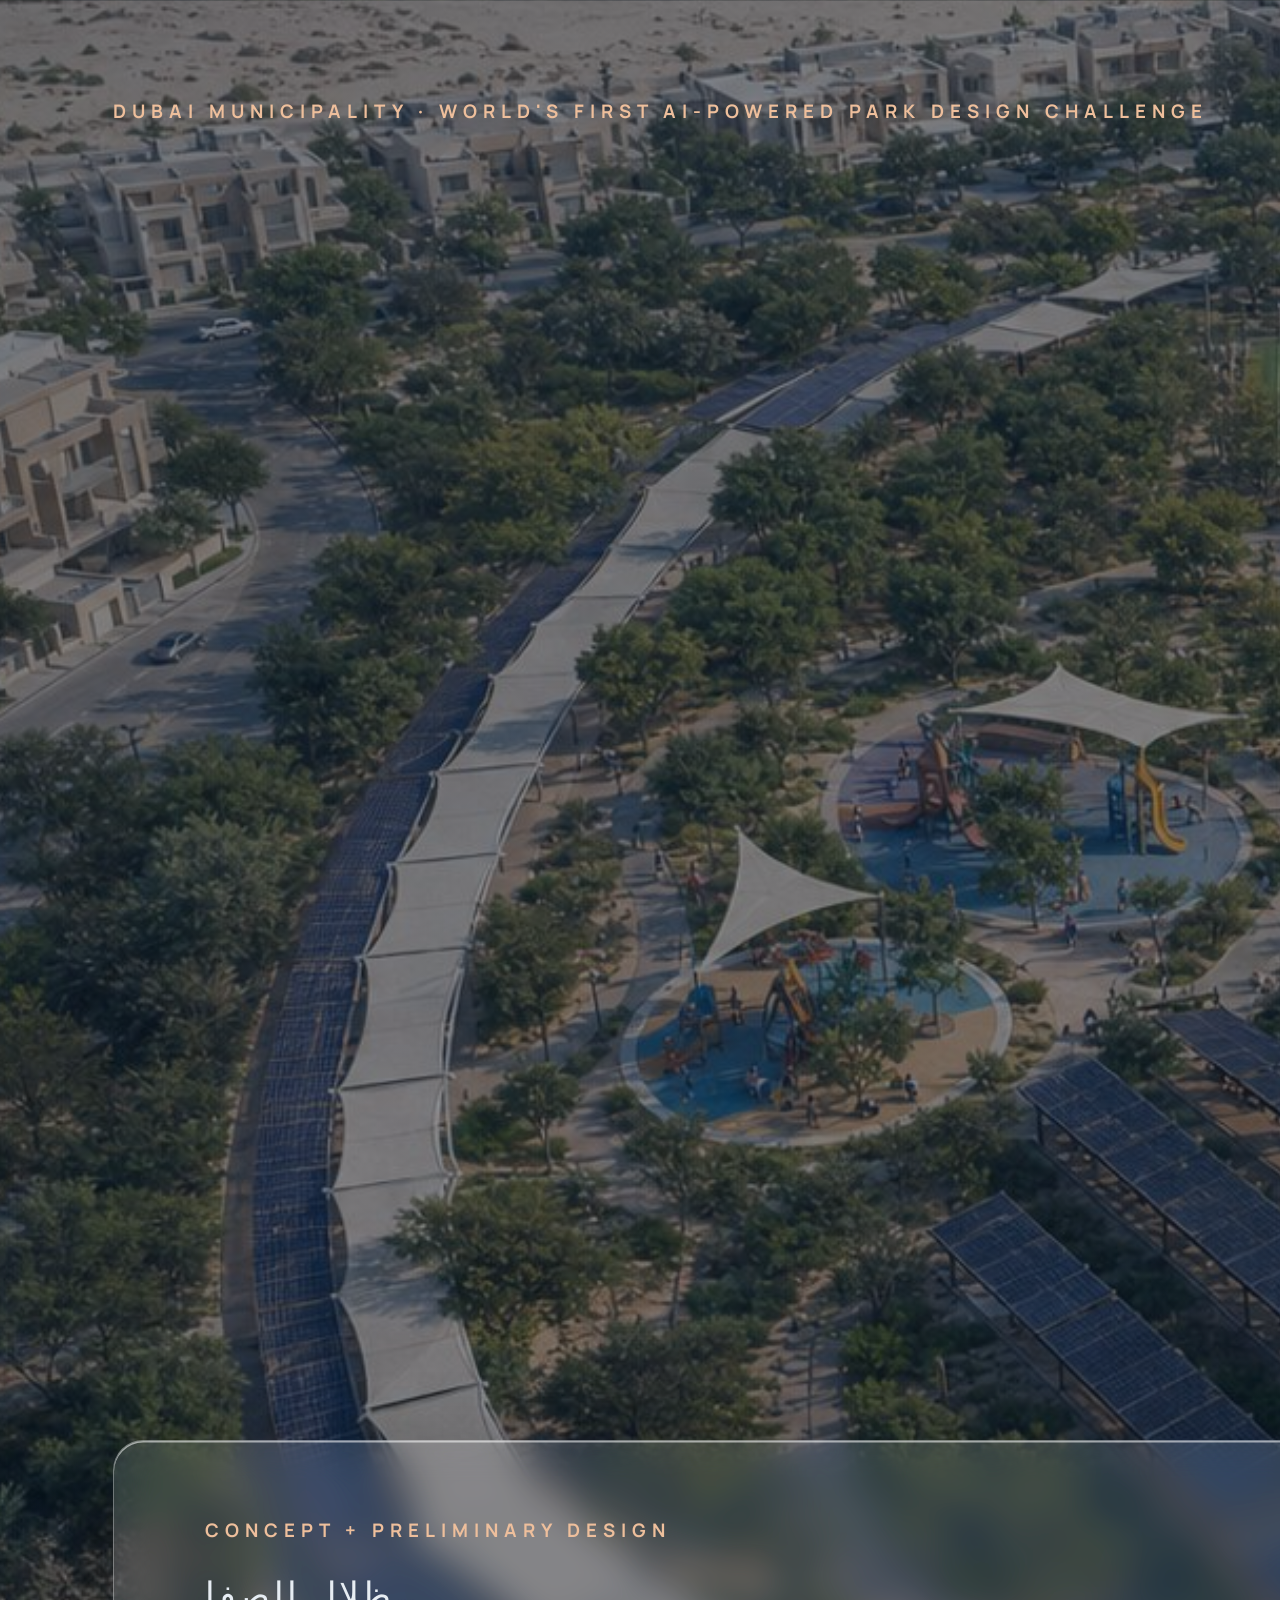
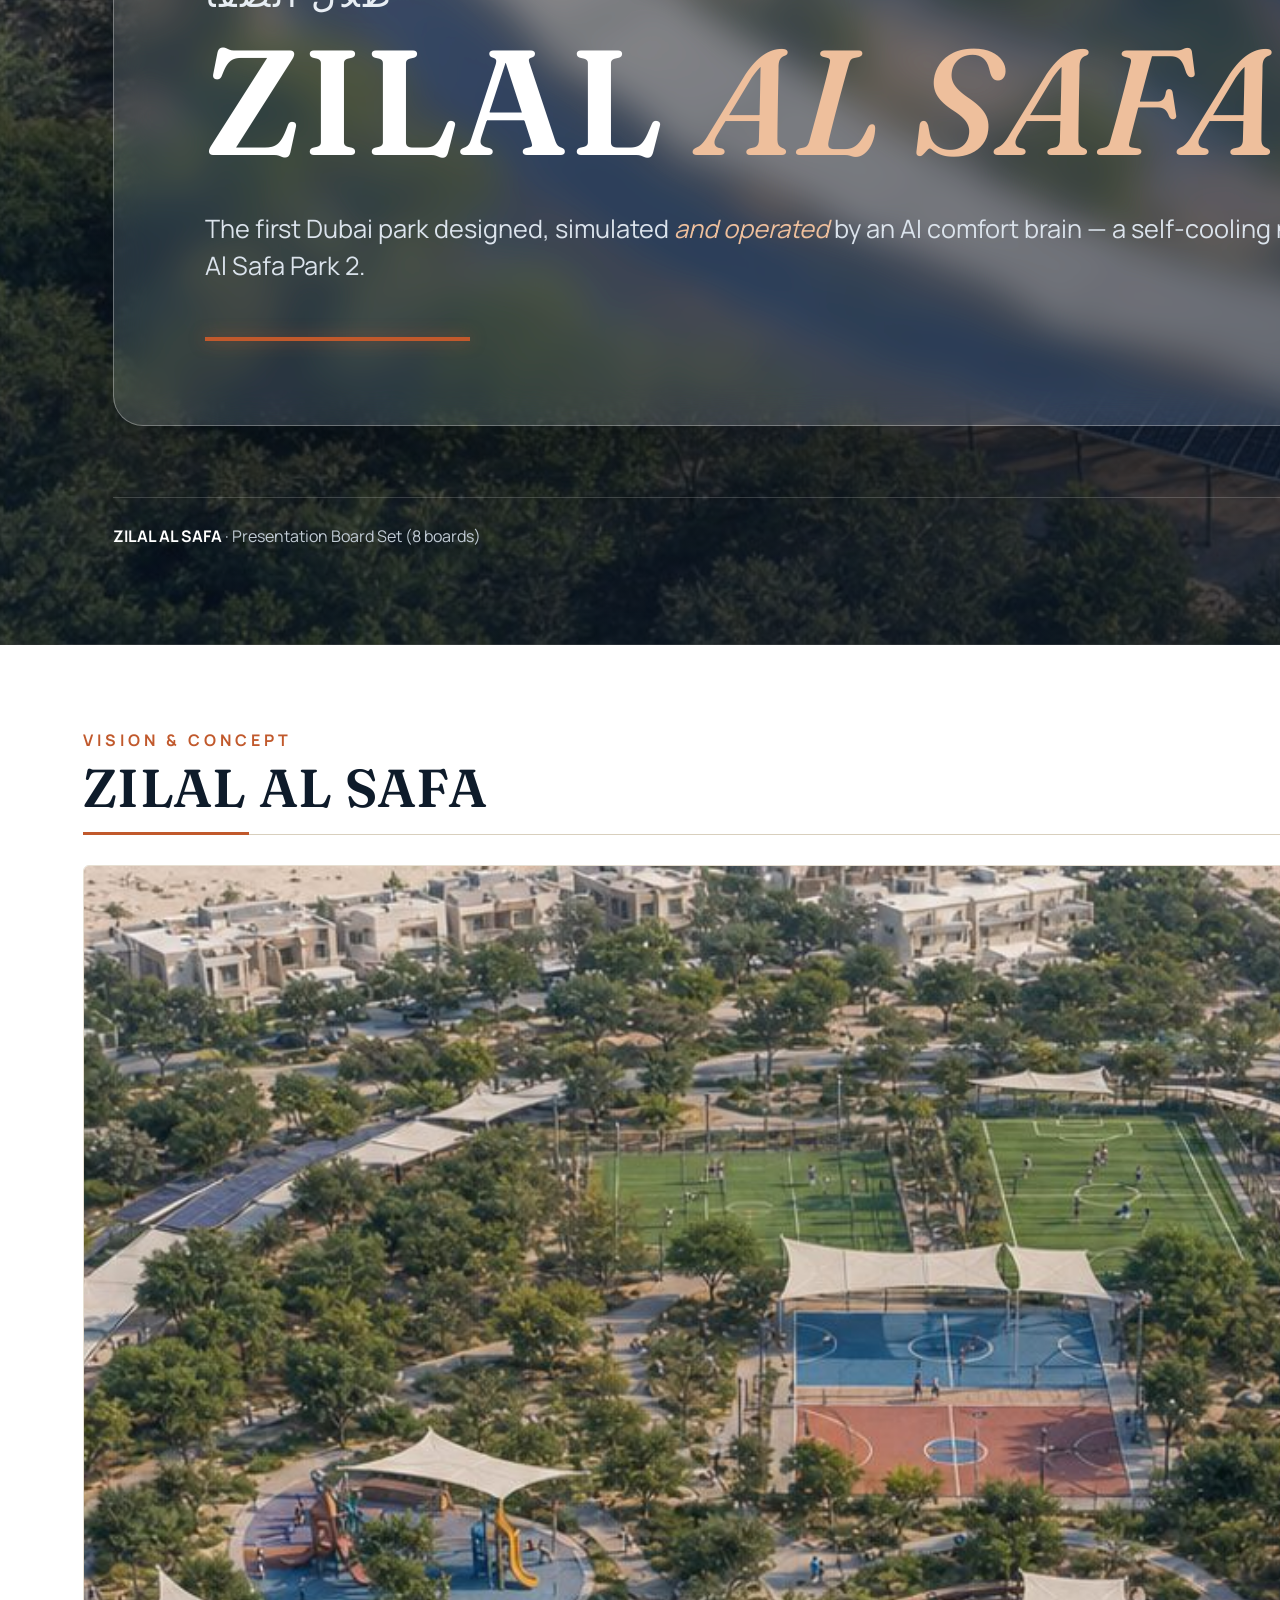
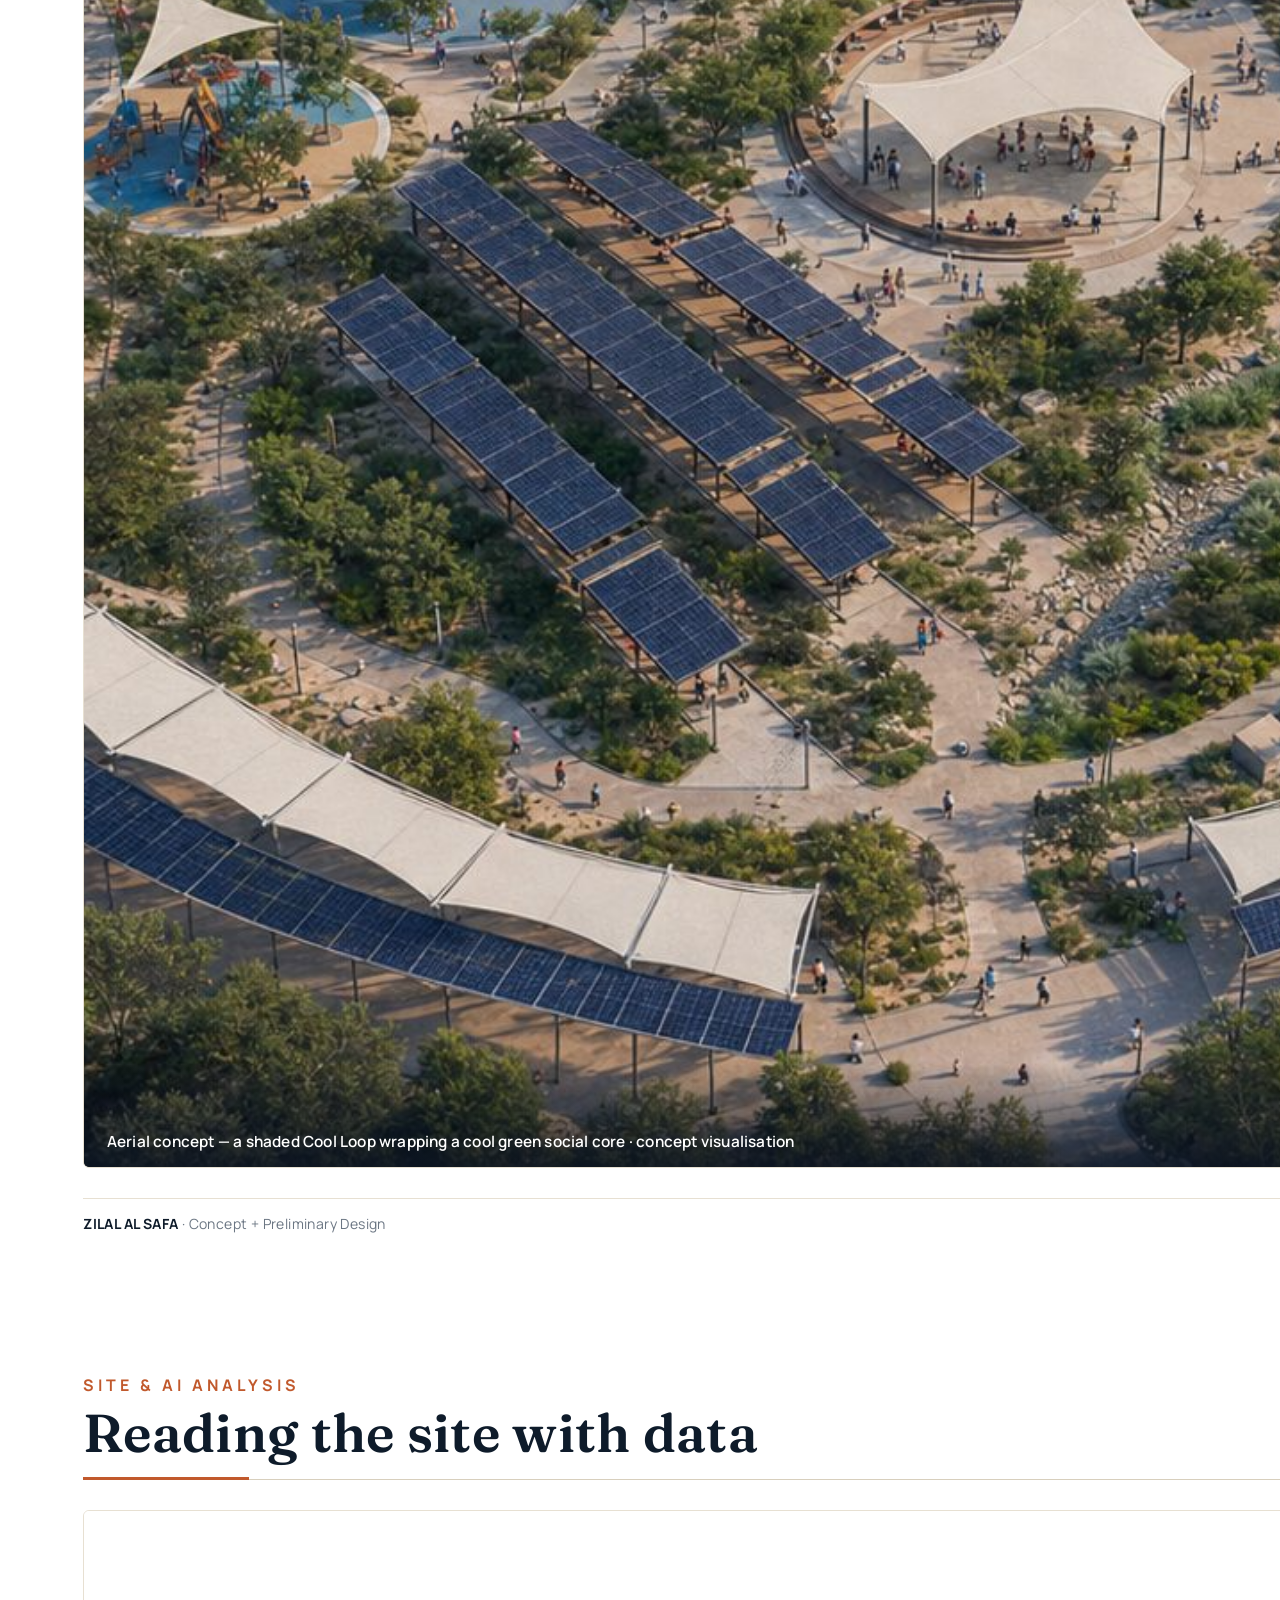
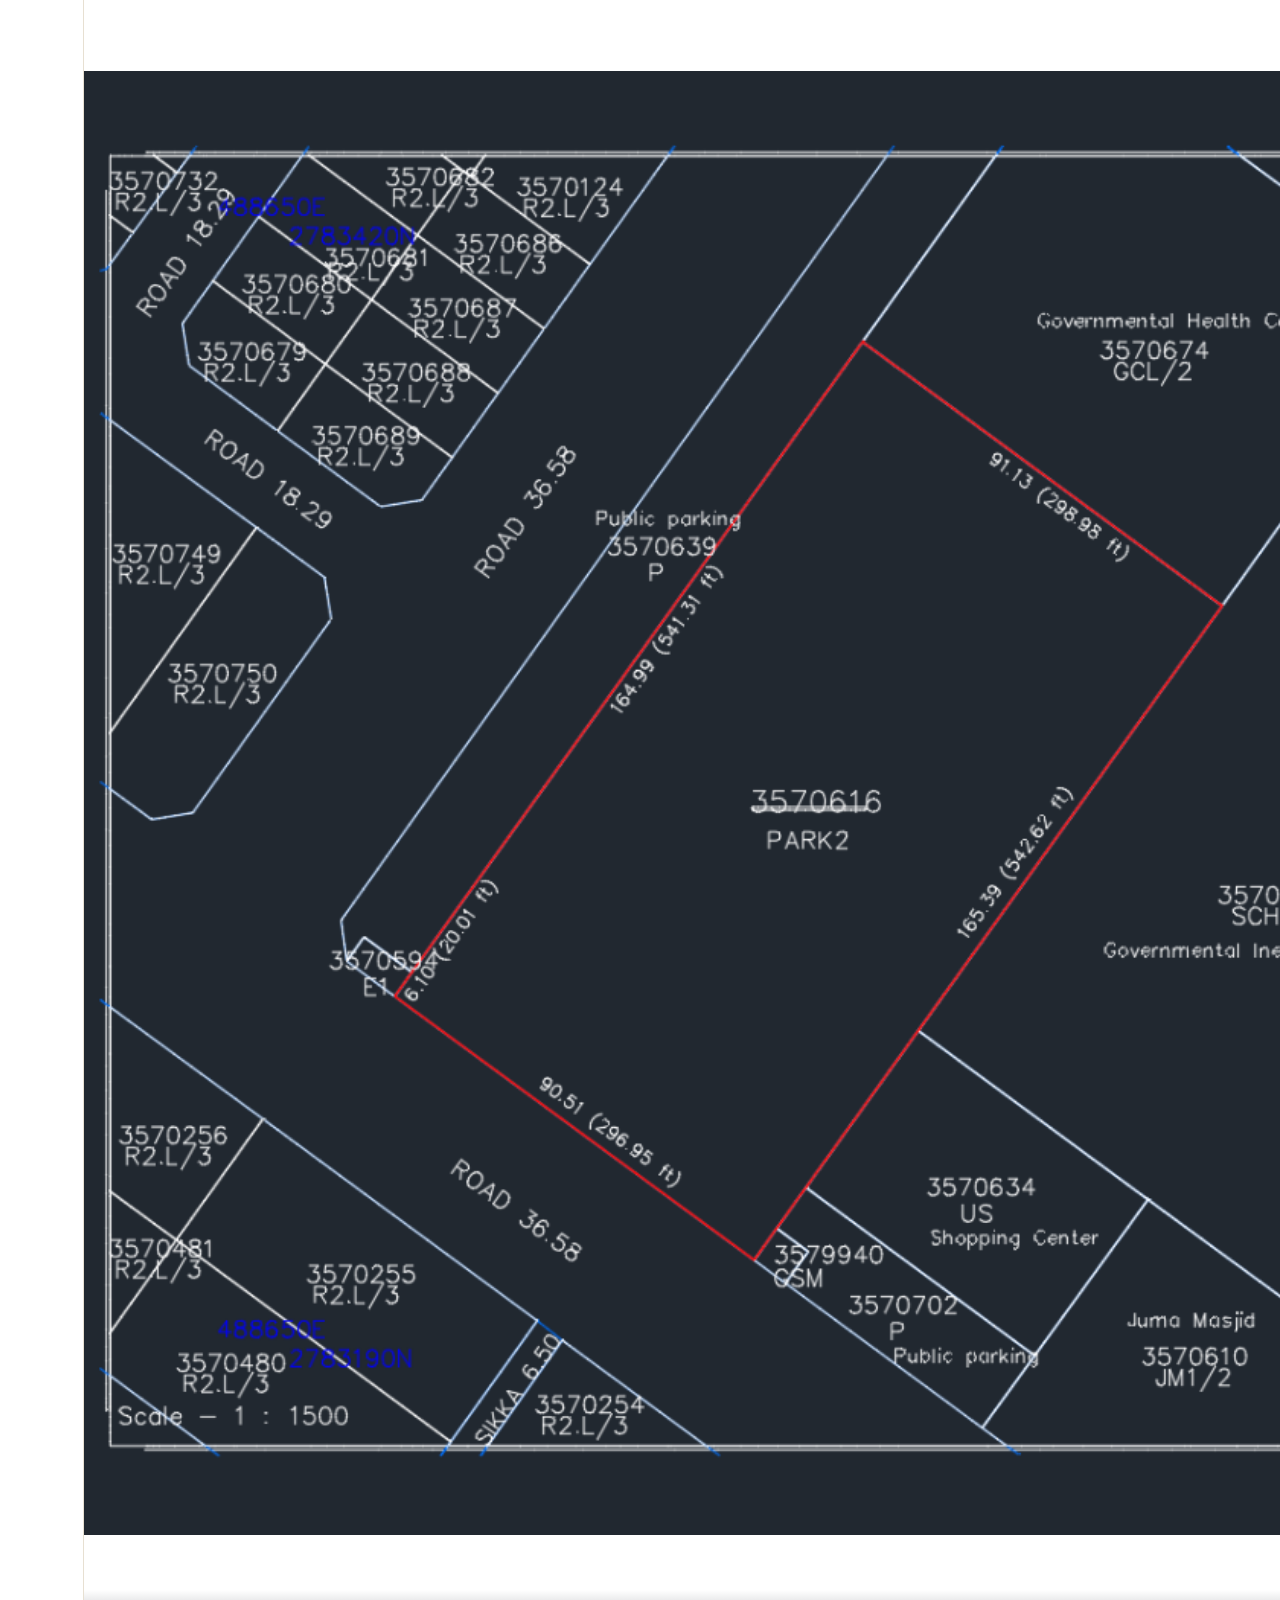
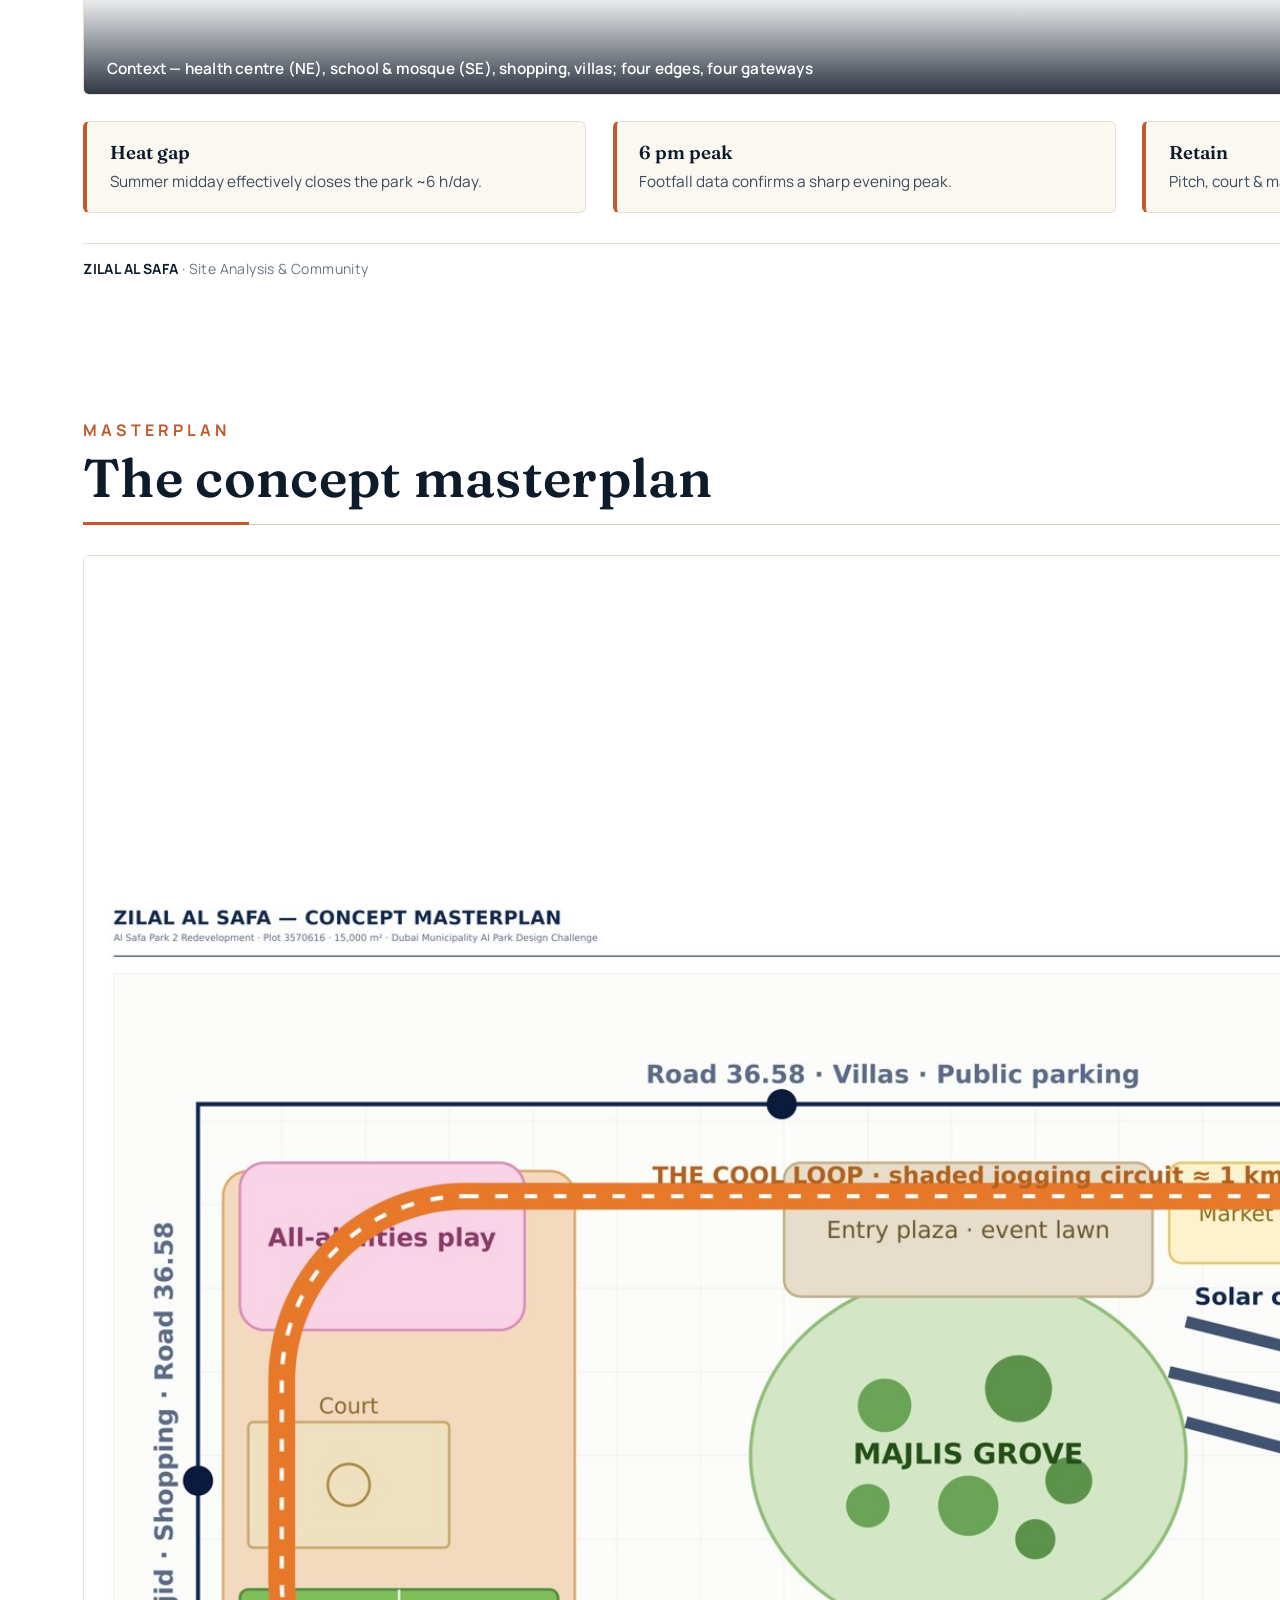
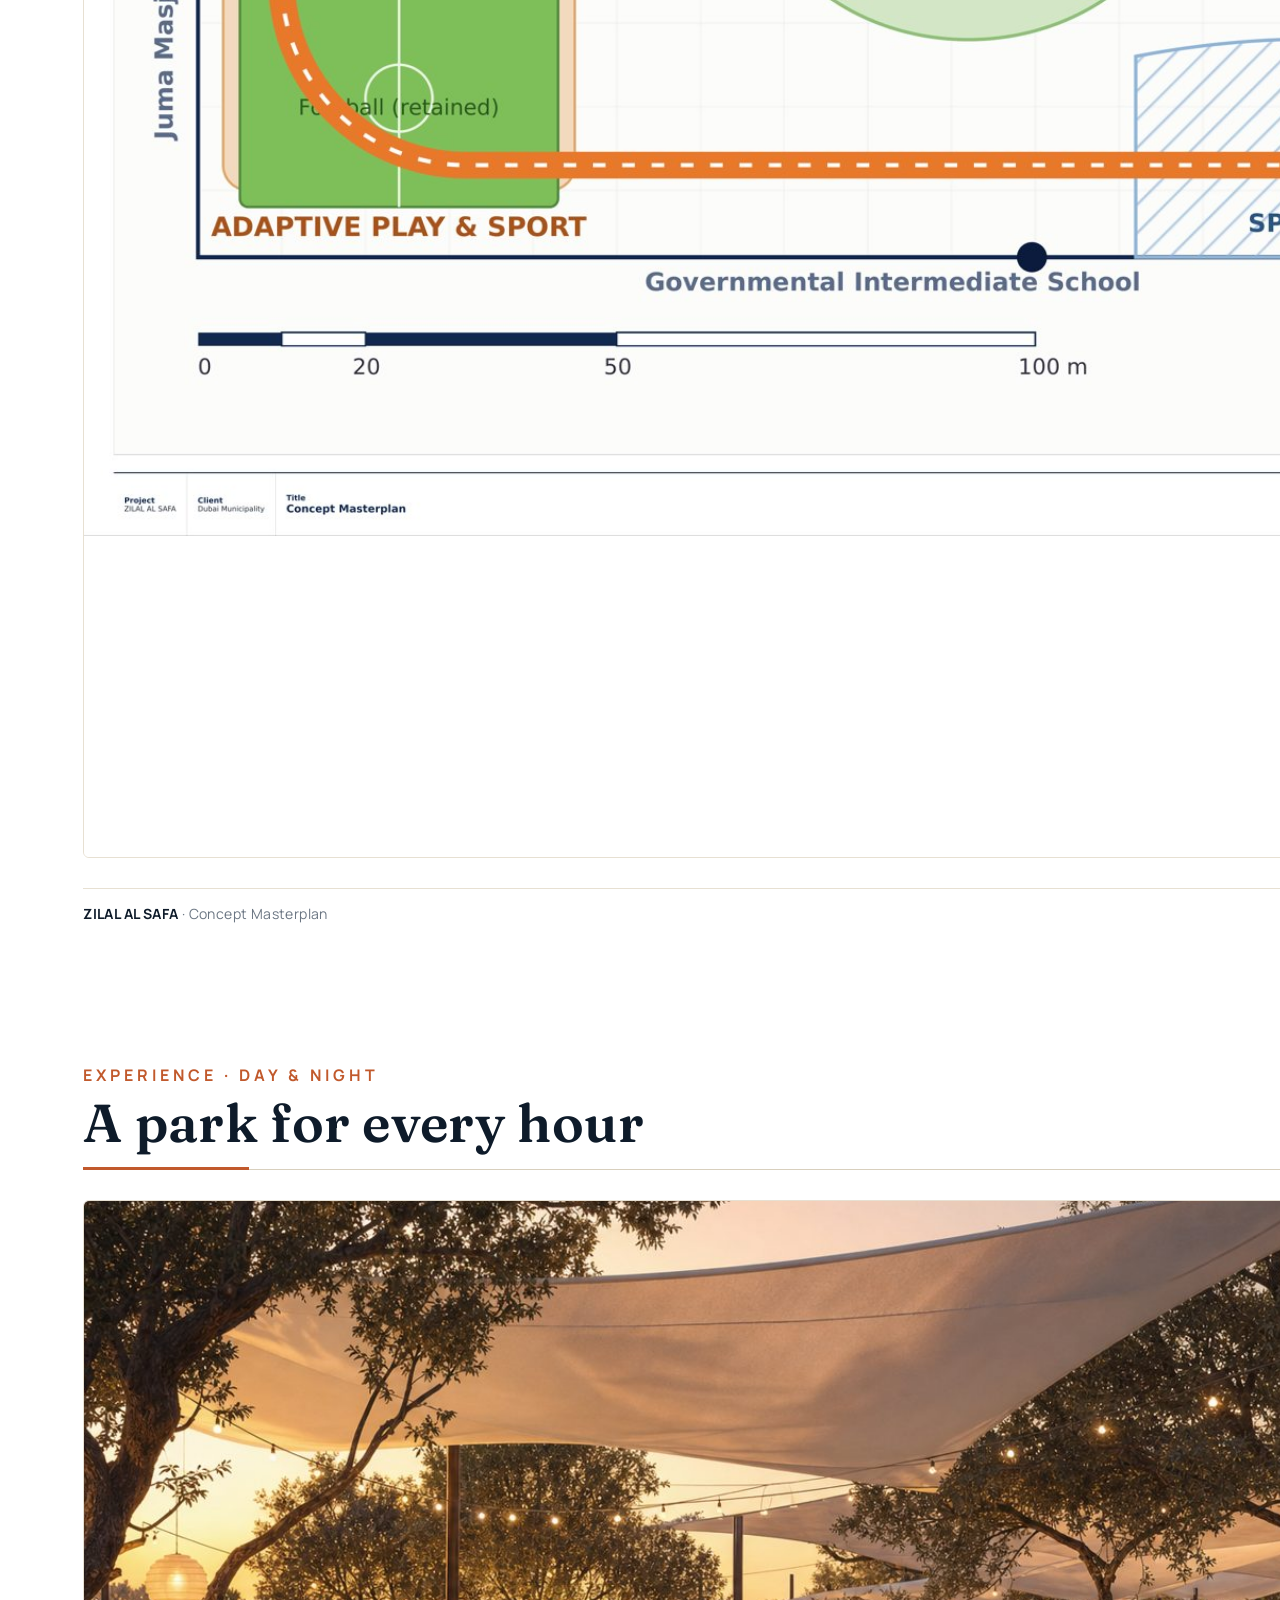
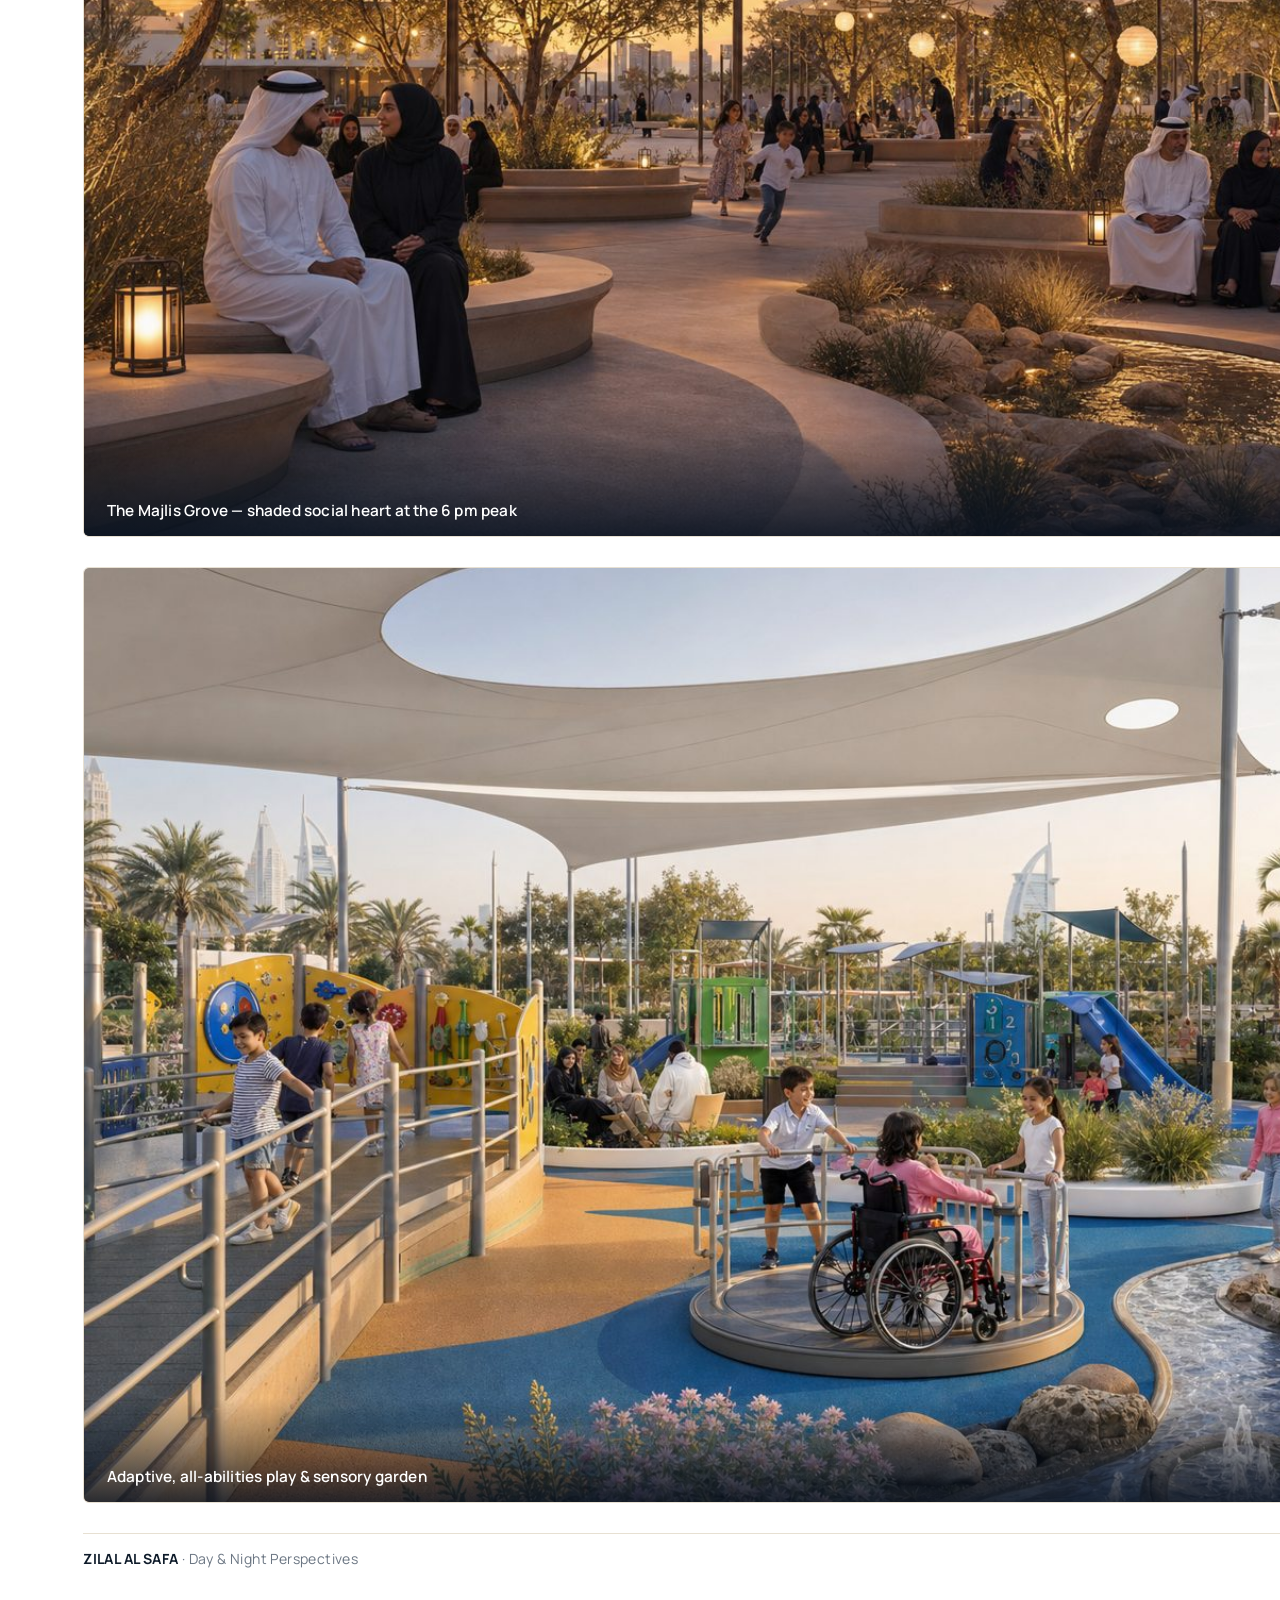
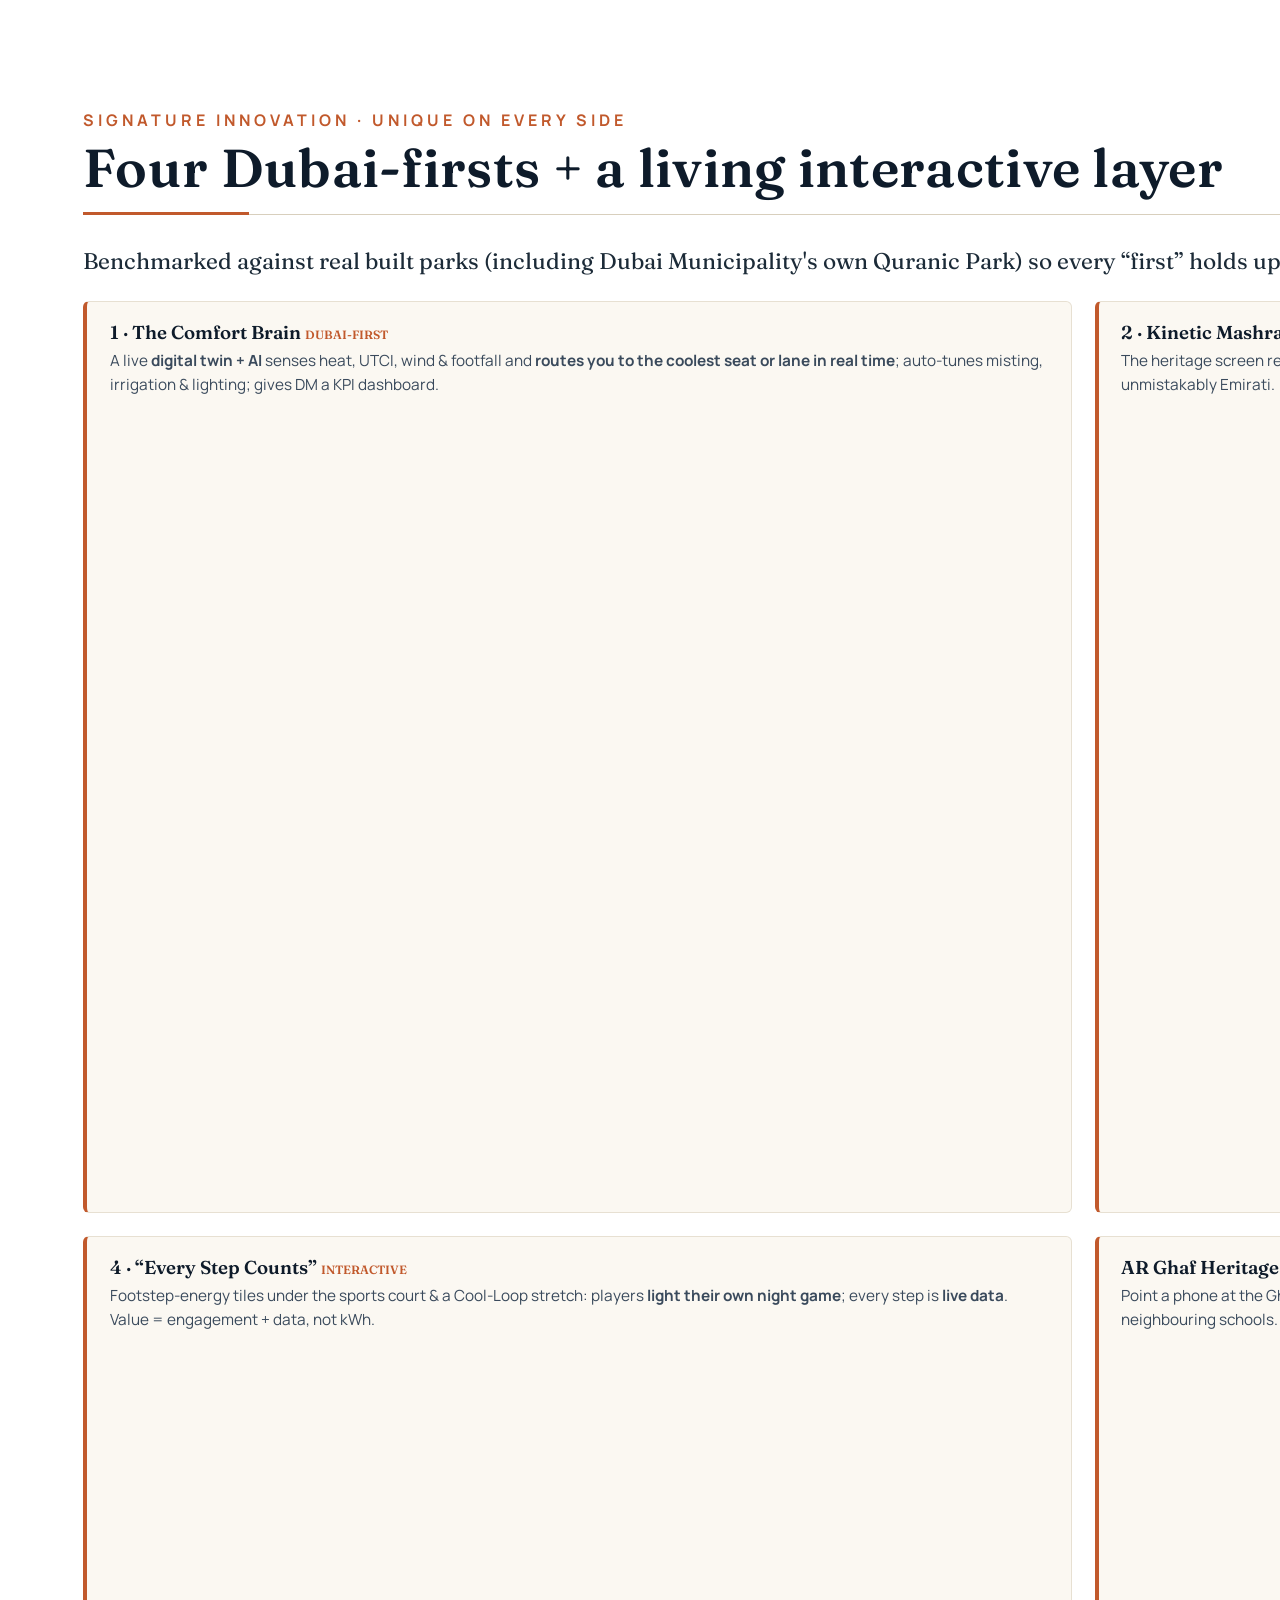
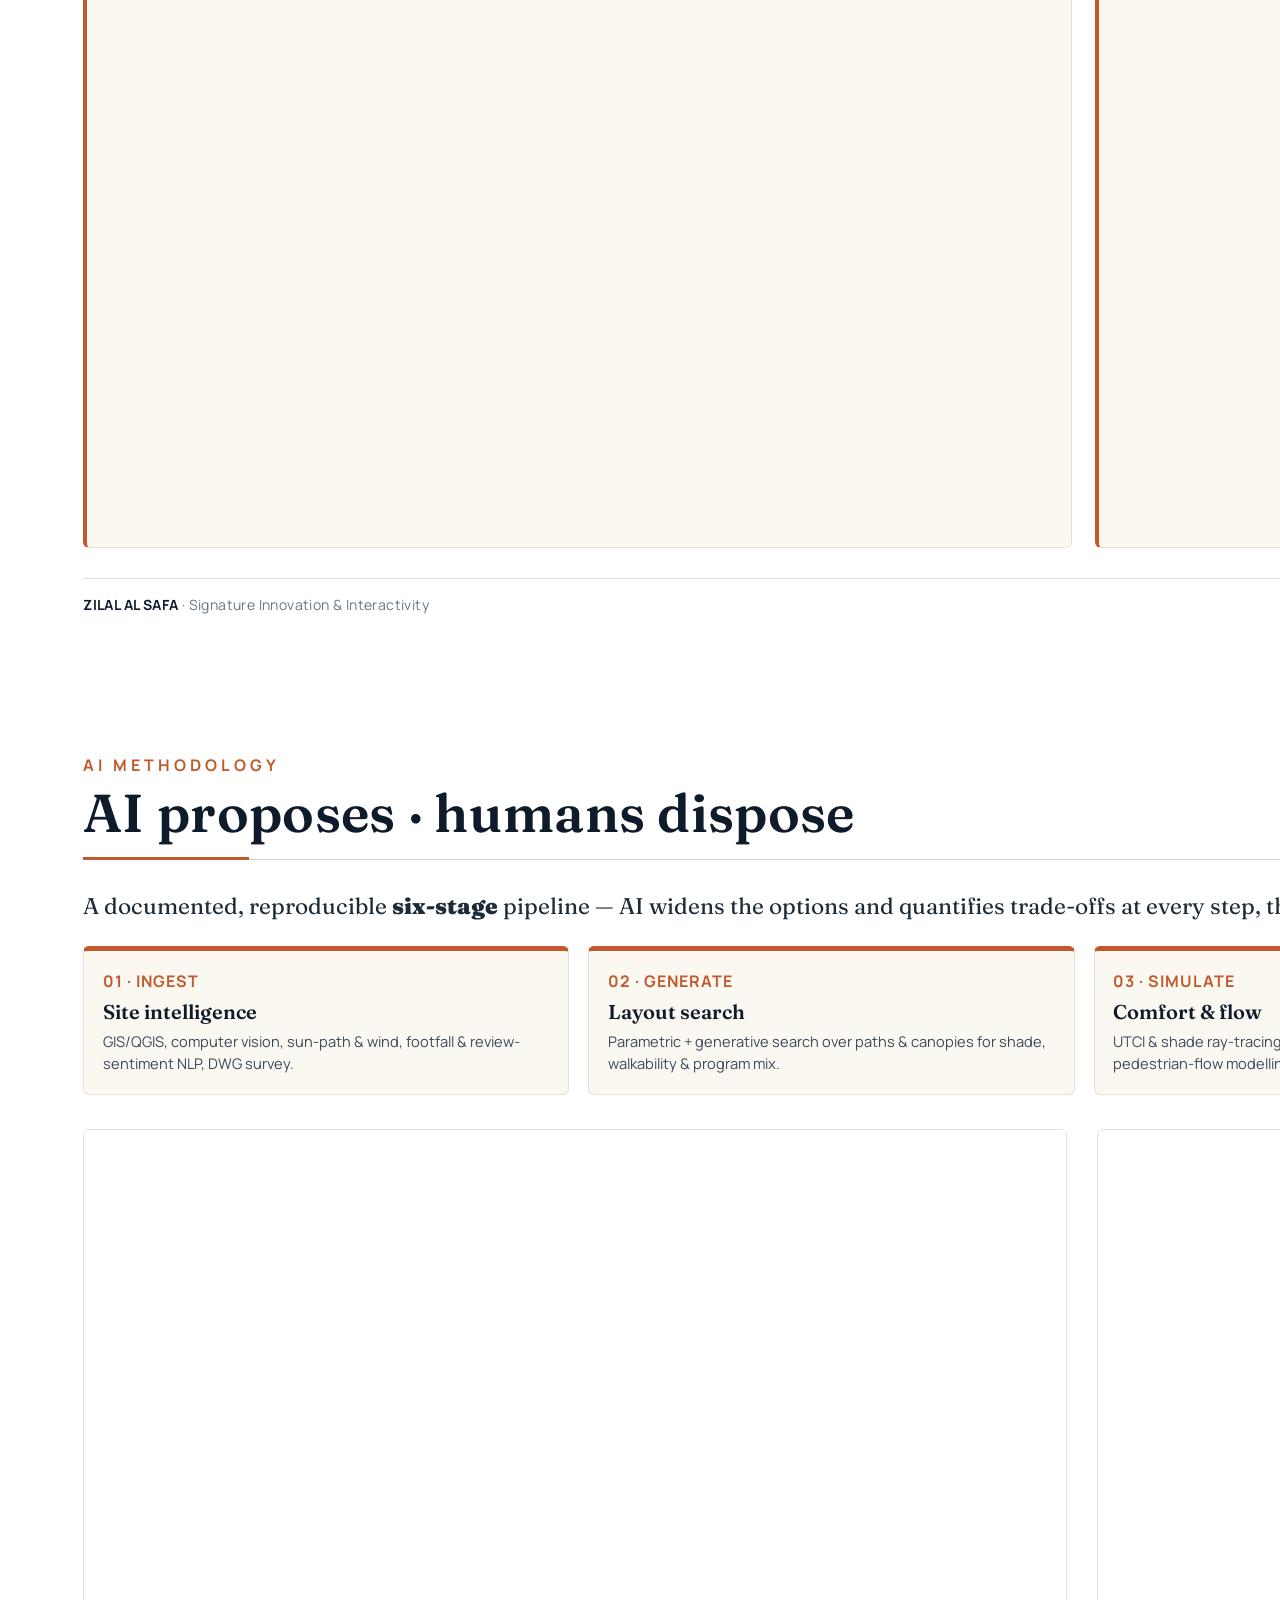
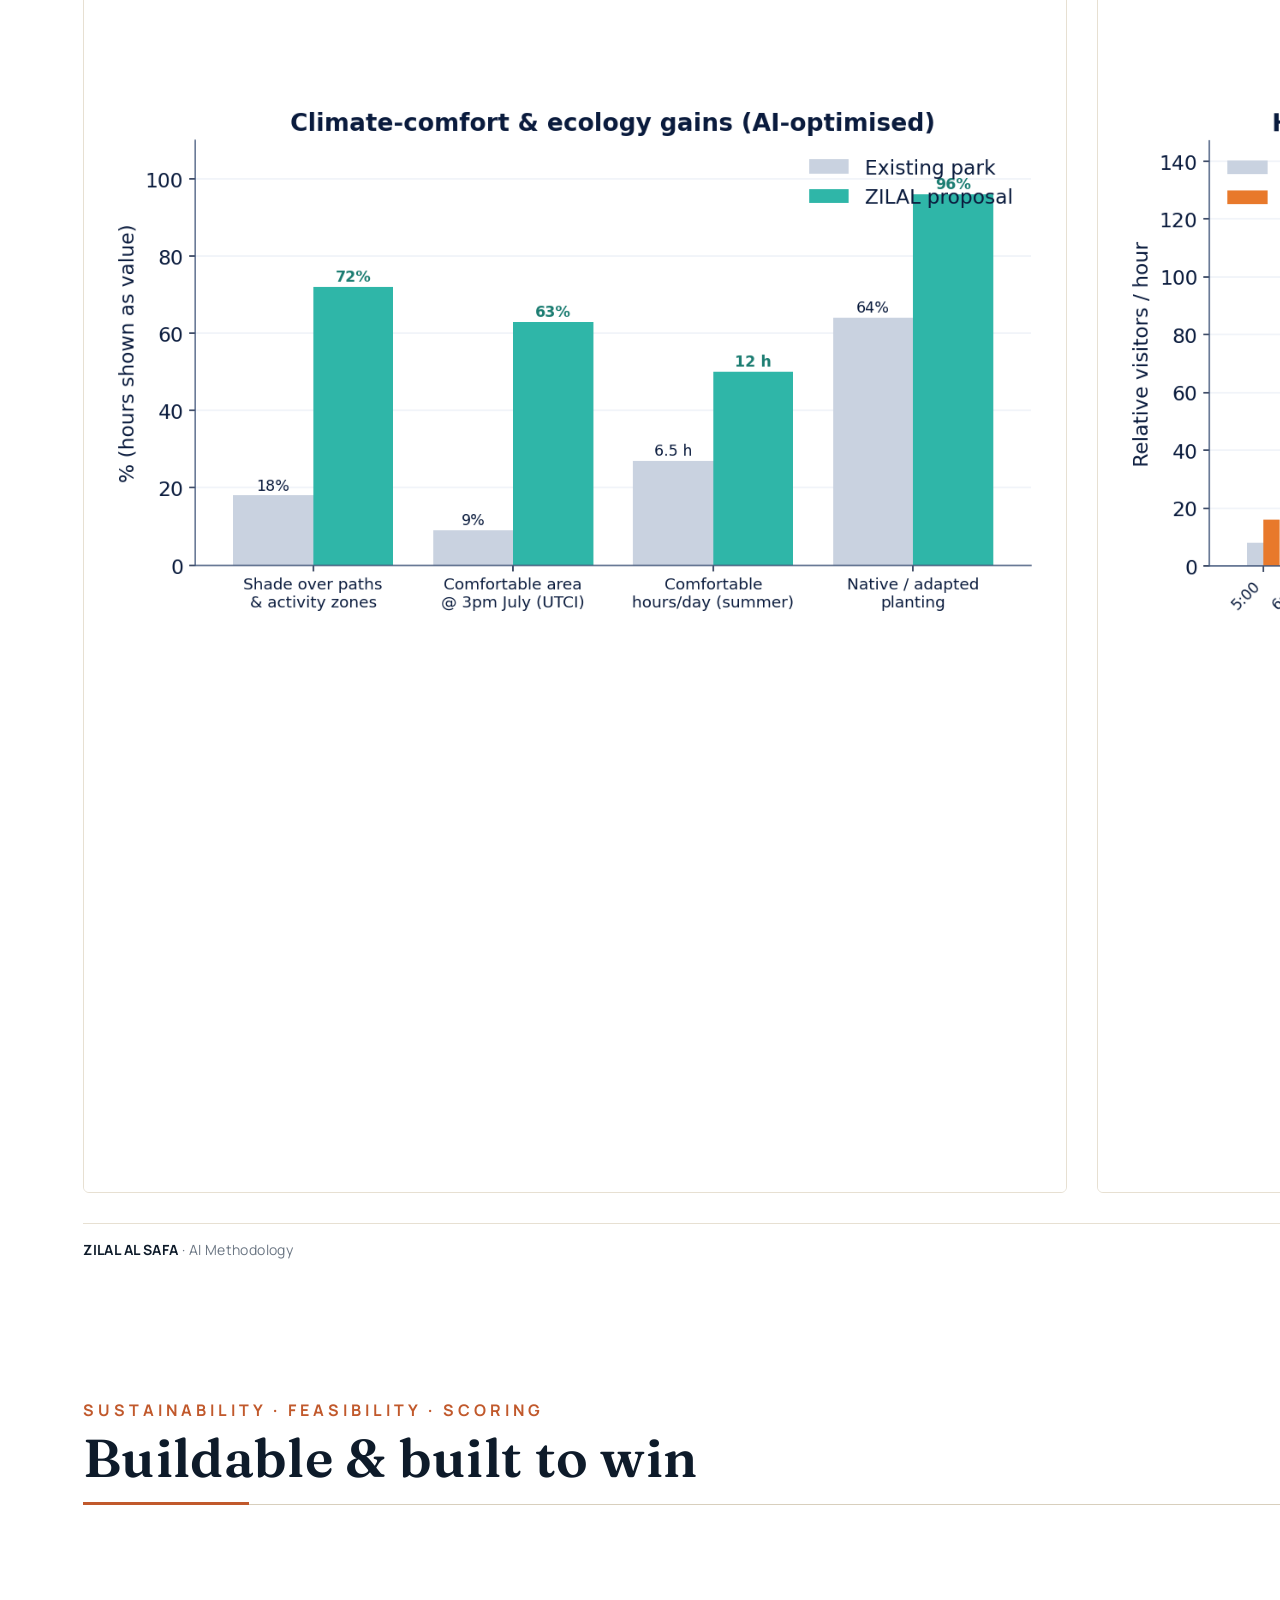
<file: boards/boards.html>
<!doctype html><html lang="en"><head><meta charset="utf-8">
<title>ZILAL AL SAFA — Presentation Boards</title>
<link rel="stylesheet" href="boards.css"></head><body>

<!-- BOARD 01 — COVER -->
<div class="board cover">
  <div class="bg" style="background-image:url('../site/img/aerial.jpg')"></div>
  <div class="scrim"></div>
  <div class="cwrap">
    <div style="display:flex;justify-content:space-between;align-items:flex-start;position:relative">
      <div class="k">Dubai Municipality · World's First AI-Powered Park Design Challenge</div>
      <div style="font-family:'Fraunces',Georgia,serif;font-size:26pt;color:#eebf9c">01 / 08</div>
    </div>
    <div class="panel glass">
      <div class="k" style="color:#eebf9c">Concept + Preliminary Design</div>
      <div class="ar">ظلال الصفا</div>
      <h1>ZILAL <em>AL&nbsp;SAFA</em></h1>
      <div class="tag">The first Dubai park designed, simulated <em style="color:#eebf9c;font-style:italic">and operated</em> by an AI comfort brain — a self-cooling neighbourhood oasis for Al Safa Park 2.</div>
      <div class="rule"></div>
    </div>
    <div class="cfoot">
      <span><b>ZILAL AL SAFA</b> · Presentation Board Set (8 boards)</span>
      <span>Plot 3570616 · 15,000 m² (~3.7 acres) · 90 × 166 m</span>
      <span>Sheikh Zayed Road, Interchange 2 · Dubai · AED 35M</span>
    </div>
  </div>
</div>

<!-- BOARD 02 — VISION -->
<div class="board">
  <div class="bhead">
    <div class="bl"><div class="k">Vision &amp; Concept</div><h1>ZILAL AL SAFA</h1></div>
    <div class="br"><div class="bn">02 / 08</div><b>Dubai Municipality</b><br>AI Park Design Challenge · Al Safa Park 2</div>
  </div>
  <div class="body">
    <div class="cols">
      <figure style="flex:1.15"><img src="../site/img/aerial.jpg" alt="Aerial concept view">
        <figcaption>Aerial concept — a shaded Cool Loop wrapping a cool green social core · concept visualisation</figcaption></figure>
      <div style="flex:1;display:flex;flex-direction:column">
        <p class="lead"><b>ẓilāl</b> — “shades / canopies”. An AI-designed, self-cooling neighbourhood oasis that turns a park the desert heat closes for half the day into a place that works <b>all day, all year</b>.</p>
        <p class="muted" style="font-size:12.5pt">Today usage collapses at midday and peaks only near 6 pm. Our single goal: <b>reclaim the lost hours</b> — with AI placing every path, canopy and tree where the data does the most good.</p>
        <h3 style="margin-top:3mm">Five moves</h3>
        <div class="grid2" style="height:auto;gap:5mm">
          <div class="card"><h3>1 · The Cool Loop</h3><p>A continuous, fully-shaded ~1 km walk/run/cycle circuit under solar pergolas — AI-tuned to stay in shade at 3 pm in July.</p></div>
          <div class="card"><h3>2 · The Majlis Grove</h3><p>The shaded social heart under a Ghaf &amp; Sidr grove, in the coolest core, tuned to the 6 pm peak.</p></div>
          <div class="card"><h3>3 · Adaptive Play &amp; Sport</h3><p>Existing pitch &amp; court retained and shaded, plus an all-abilities sensory playscape.</p></div>
          <div class="card"><h3>4 · The Sponge Garden</h3><p>Xeriscape, bioswales &amp; water reuse — −41% irrigation while keeping mature trees.</p></div>
          <div class="card" style="grid-column:span 2"><h3>5 · The Solar Canopy Spine</h3><p>Photovoltaic pergolas shade by day and power lighting, misting &amp; the park app by night — energy net-positive.</p></div>
        </div>
        <div class="kpi" style="margin-top:auto;margin-bottom:0">
          <div><b>18→72%</b><span>Reliable shade over paths</span></div>
          <div><b>+5.5 h</b><span>Comfortable hrs/day, summer</span></div>
          <div><b>−41%</b><span>Irrigation demand</span></div>
          <div><b>4 firsts</b><span>Dubai-first innovations</span></div>
        </div>
      </div>
    </div>
  </div>
  <div class="bfoot"><span><b>ZILAL AL SAFA</b> · Concept + Preliminary Design</span><span>Plot 3570616 · 15,000 m² · AED 35M</span><span>Board 02 — Vision &amp; Concept</span></div>
</div>

<!-- BOARD 02 — SITE & ANALYSIS -->
<div class="board">
  <div class="bhead">
    <div class="bl"><div class="k">Site &amp; AI Analysis</div><h1>Reading the site with data</h1></div>
    <div class="br"><div class="bn">03 / 08</div><b>Al Safa Park 2</b><br>90 × 166 m · Sheikh Zayed Road</div>
  </div>
  <div class="body">
    <div class="grid2" style="grid-template-columns:1.1fr 1fr">
      <div style="display:flex;flex-direction:column;gap:7mm;min-height:0">
        <figure style="flex:1"><img src="../site/img/site_cadastral.png" alt="Site context" style="object-fit:contain;background:#fff">
          <figcaption>Context — health centre (NE), school &amp; mosque (SE), shopping, villas; four edges, four gateways</figcaption></figure>
        <div class="grid3" style="flex:0 0 auto">
          <div class="card"><h3>Heat gap</h3><p>Summer midday effectively closes the park ~6 h/day.</p></div>
          <div class="card"><h3>6 pm peak</h3><p>Footfall data confirms a sharp evening peak.</p></div>
          <div class="card"><h3>Retain</h3><p>Pitch, court &amp; mature canopy kept and enhanced.</p></div>
        </div>
      </div>
      <div style="display:flex;flex-direction:column;gap:7mm;min-height:0">
        <div style="display:grid;grid-template-columns:1fr 1fr;gap:7mm;height:165mm;flex:0 0 auto">
          <figure><img src="../charts/footfall.png" alt="Footfall" style="object-fit:contain;background:#fff;padding:4mm"></figure>
          <figure><img src="../charts/comfort.png" alt="Comfort hours" style="object-fit:contain;background:#fff;padding:4mm"></figure>
        </div>
        <div style="flex:1;display:flex;flex-direction:column;min-height:0">
          <h2 style="font-size:18pt">Who we design for</h2>
          <div class="grid3" style="gap:5mm;flex:1;grid-auto-rows:1fr">
            <div class="card"><h3>Layla &amp; family</h3><p>Evening picnics — shade, play in sight, prayer &amp; WCs.</p></div>
            <div class="card"><h3>Omar, 15</h3><p>After-school football, Wi-Fi &amp; safe lighting.</p></div>
            <div class="card"><h3>Fatima, retired</h3><p>A daily shaded walk, gentle gradients, quiet green.</p></div>
            <div class="card"><h3>Sara — wheelchair</h3><p>Step-free loop, accessible play &amp; sensory garden.</p></div>
            <div class="card"><h3>Youth runners</h3><p>The ~1 km Cool Loop, usable through midday.</p></div>
            <div class="card"><h3>Pet owners</h3><p>Early &amp; late walks — shaded dog run &amp; water.</p></div>
          </div>
        </div>
      </div>
    </div>
  </div>
  <div class="bfoot"><span><b>ZILAL AL SAFA</b> · Site Analysis &amp; Community</span><span>AI: computer vision · footfall &amp; sentiment · UTCI shade modelling</span><span>Board 03</span></div>
</div>

<!-- BOARD 03 — MASTERPLAN -->
<div class="board">
  <div class="bhead">
    <div class="bl"><div class="k">Masterplan</div><h1>The concept masterplan</h1></div>
    <div class="br"><div class="bn">04 / 08</div><b>15,000 m²</b><br>Concept + Preliminary · 1:250 @ A1</div>
  </div>
  <div class="body">
    <div class="cols">
      <figure style="flex:1.5"><img src="../site/img/masterplan.jpg" alt="Concept masterplan" style="object-fit:contain;background:#fff"></figure>
      <div style="flex:1;display:flex;flex-direction:column;gap:5mm">
        <h2 style="font-size:18pt">A complete, compliant programme</h2>
        <div class="grid2" style="gap:5mm;flex:1;grid-auto-rows:1fr">
          <div class="card"><h3>Arrival</h3><p>4 gateways, accessible drop-off, bike parking, event plaza.</p></div>
          <div class="card"><h3>Movement</h3><p>~1 km shaded Cool Loop + step-free promenade network.</p></div>
          <div class="card"><h3>Play &amp; sport</h3><p>Retained pitch &amp; court + all-abilities playscape &amp; fitness.</p></div>
          <div class="card"><h3>Community</h3><p>Majlis Grove, picnic lawns, prayer space, events calendar.</p></div>
          <div class="card"><h3>Amenities</h3><p>Restrooms, drinking fountains, shaded seating ≤ 60 m apart, waste &amp; recycling.</p></div>
          <div class="card"><h3>Commerce</h3><p>Café &amp; kiosks (~15% leasable) that fund operations.</p></div>
        </div>
        <div class="card" style="border-left-color:var(--navy);background:#eef2f9">
          <h3>Zoning logic</h3><p>Active uses face the busy arrival edge; the quiet green core stays cool and calm; the Sponge Garden lines the school edge; one identity gateway addresses each neighbour.</p></div>
      </div>
    </div>
  </div>
  <div class="bfoot"><span><b>ZILAL AL SAFA</b> · Concept Masterplan</span><span>Drawing L-101 · North ↑ true</span><span>Board 04</span></div>
</div>

<!-- BOARD 04 — EXPERIENCE -->
<div class="board">
  <div class="bhead">
    <div class="bl"><div class="k">Experience · Day &amp; Night</div><h1>A park for every hour</h1></div>
    <div class="br"><div class="bn">05 / 08</div><b>Human-centred</b><br>Concept visualisations</div>
  </div>
  <div class="body">
    <div style="display:grid;grid-template-columns:repeat(2,1fr);grid-template-rows:1fr 1fr;gap:8mm;height:100%">
      <figure><img src="../site/img/majlis.jpg" alt="Majlis Grove"><figcaption>The Majlis Grove — shaded social heart at the 6 pm peak</figcaption></figure>
      <figure><img src="../site/img/coolloop.jpg" alt="Cool Loop"><figcaption>The Cool Loop — a continuous shaded ~1 km circuit</figcaption></figure>
      <figure><img src="../site/img/play.jpg" alt="Adaptive play"><figcaption>Adaptive, all-abilities play &amp; sensory garden</figcaption></figure>
      <figure><img src="../site/img/night.jpg" alt="Park at night"><figcaption>Day-to-night activation — solar-powered, safe &amp; welcoming after dark</figcaption></figure>
    </div>
  </div>
  <div class="bfoot"><span><b>ZILAL AL SAFA</b> · Day &amp; Night Perspectives</span><span>Sections L-301 accompany this board</span><span>Board 05</span></div>
</div>

<!-- BOARD 05 — SIGNATURE INNOVATION -->
<div class="board">
  <div class="bhead">
    <div class="bl"><div class="k">Signature Innovation · Unique on every side</div><h1>Four Dubai-firsts + a living interactive layer</h1></div>
    <div class="br"><div class="bn">06 / 08</div><b>Innovation 20%</b><br>+ AI 20% · Presentation 20%</div>
  </div>
  <div class="body">
    <p class="lead" style="margin-bottom:6mm">Benchmarked against real built parks (including Dubai Municipality's own Quranic Park) so every “first” holds up — and AI doesn't just <i>draw</i> the park, it <b>runs</b> it.</p>
    <div class="grid3" style="gap:6mm;flex:1;grid-auto-rows:1fr;min-height:0">
      <div class="card"><h3>1 · The Comfort Brain <span style="color:var(--orange);font-size:9pt">DUBAI-FIRST</span></h3><p>A live <b>digital twin + AI</b> senses heat, UTCI, wind &amp; footfall and <b>routes you to the coolest seat or lane in real time</b>; auto-tunes misting, irrigation &amp; lighting; gives DM a KPI dashboard.</p></div>
      <div class="card"><h3>2 · Kinetic Mashrabiya <span style="color:var(--orange);font-size:9pt">SIGNATURE</span></h3><p>The heritage screen reimagined as <b>responsive shade</b> that tracks the sun over the Majlis Grove — iconic, photogenic and unmistakably Emirati.</p></div>
      <div class="card"><h3>3 · Net-positive Solar Canopy</h3><p>A PV spine shades the Cool Loop <b>and generates more energy than the park uses</b> — powering the tech, EV charging and export.</p></div>
      <div class="card"><h3>4 · “Every Step Counts” <span style="color:var(--orange);font-size:9pt">INTERACTIVE</span></h3><p>Footstep-energy tiles under the sports court &amp; a Cool-Loop stretch: players <b>light their own night game</b>; every step is <b>live data</b>. Value = engagement + data, not kWh.</p></div>
      <div class="card"><h3>AR Ghaf Heritage Grove</h3><p>Point a phone at the Ghaf &amp; Sidr trees to unlock <b>augmented-reality</b> Emirati heritage &amp; planting stories — for families and the neighbouring schools.</p></div>
      <div class="card"><h3>Future-proof platform</h3><p><b>Software-upgradable</b> and learns each season; open comfort/energy data DM can replicate city-wide — it performs <b>better in year 5 than year 1</b>.</p></div>
    </div>
  </div>
  <div class="bfoot"><span><b>ZILAL AL SAFA</b> · Signature Innovation &amp; Interactivity</span><span>Benchmarked vs. built precedents</span><span>Board 06</span></div>
</div>

<!-- BOARD 06 — AI METHODOLOGY -->
<div class="board">
  <div class="bhead">
    <div class="bl"><div class="k">AI Methodology</div><h1>AI proposes · humans dispose</h1></div>
    <div class="br"><div class="bn">07 / 08</div><b>20% of the score</b><br>Integration &amp; Effective Use of AI</div>
  </div>
  <div class="body">
    <p class="lead" style="margin-bottom:6mm">A documented, reproducible <b>six-stage</b> pipeline — AI widens the options and quantifies trade-offs at every step, the design team makes every final decision, and the AI keeps working <b>after opening</b> to run the park.</p>
    <div style="display:grid;grid-template-columns:repeat(6,1fr);gap:5mm;margin-bottom:9mm;flex:0 0 auto">
      <div class="step"><b>01 · INGEST</b><h3>Site intelligence</h3><p>GIS/QGIS, computer vision, sun-path &amp; wind, footfall &amp; review-sentiment NLP, DWG survey.</p></div>
      <div class="step"><b>02 · GENERATE</b><h3>Layout search</h3><p>Parametric + generative search over paths &amp; canopies for shade, walkability &amp; program mix.</p></div>
      <div class="step"><b>03 · SIMULATE</b><h3>Comfort &amp; flow</h3><p>UTCI &amp; shade ray-tracing (Ladybug/Honeybee-type) + pedestrian-flow modelling.</p></div>
      <div class="step"><b>04 · FORECAST</b><h3>Experience</h3><p>ML dwell-time, capacity &amp; inclusivity coverage — gaps designed out.</p></div>
      <div class="step"><b>05 · VISUALISE</b><h3>Render &amp; narrate</h3><p>Diffusion renders (day &amp; night), data viz, boards, microsite &amp; animation.</p></div>
      <div class="step" style="background:#eef6f1;border-left-color:var(--green)"><b>06 · OPERATE</b><h3>The Comfort Brain</h3><p>A live digital twin runs the built park — routing to shade, auto-tuning systems &amp; learning each season.</p></div>
    </div>
    <div style="display:grid;grid-template-columns:repeat(3,1fr);gap:8mm;flex:1;min-height:0">
      <figure><img src="../charts/comfort.png" alt="Comfort hours" style="object-fit:contain;background:#fff;padding:6mm"></figure>
      <figure><img src="../charts/footfall.png" alt="Footfall forecast" style="object-fit:contain;background:#fff;padding:6mm"></figure>
      <figure><img src="../charts/radar.png" alt="Design performance radar" style="object-fit:contain;background:#fff;padding:6mm"></figure>
    </div>
  </div>
  <div class="bfoot"><span><b>ZILAL AL SAFA</b> · AI Methodology</span><span>Full method in the AI Methodology Report</span><span>Board 07</span></div>
</div>

<!-- BOARD 06 — SUSTAINABILITY, FEASIBILITY & SCORING -->
<div class="board fill8">
  <div class="bhead">
    <div class="bl"><div class="k">Sustainability · Feasibility · Scoring</div><h1>Buildable &amp; built to win</h1></div>
    <div class="br"><div class="bn">08 / 08</div><b>AED 35M</b><br>To the stated build budget</div>
  </div>
  <div class="body">
    <div class="grid2" style="grid-template-columns:1fr 1.15fr">
      <div style="display:flex;flex-direction:column;gap:12mm;min-height:0;justify-content:center">
        <div class="kpi" style="grid-template-columns:1fr 1fr;margin:0">
          <div><b>−41%</b><span>Irrigation demand</span></div>
          <div><b>Net-positive</b><span>On-site solar</span></div>
          <div><b>+5.5 h</b><span>Comfortable hrs/day</span></div>
          <div><b>18→72%</b><span>Reliable shade</span></div>
        </div>
        <div>
          <h3>Indicative budget · AED 35M</h3>
          <div class="bar" style="width:100%">Shade &amp; canopies 22%</div>
          <div class="bar" style="width:82%">Earthworks &amp; paving 18%</div>
          <div class="bar" style="width:74%">Softscape &amp; trees 16%</div>
          <div class="bar" style="width:64%">Buildings &amp; facilities 14%</div>
          <div class="bar" style="width:56%">Play &amp; sport 12%</div>
          <div class="bar" style="width:46%;background:var(--green)">MEP &amp; smart 10%</div>
          <div class="bar" style="width:24%;background:var(--green)">Water systems 5%</div>
          <div class="bar" style="width:15%;background:var(--muted)">Contingency 3%</div>
        </div>
        <div class="grid3" style="gap:5mm">
          <div class="card" style="border-left-color:var(--green)"><h3>Phase 1</h3><p>Comfort first — Cool Loop, grove, access.</p></div>
          <div class="card"><h3>Phase 2</h3><p>Play, sport, water &amp; kiosks.</p></div>
          <div class="card"><h3>Phase 3</h3><p>Solar spine, smart &amp; events.</p></div>
        </div>
      </div>
      <div style="display:flex;flex-direction:column;gap:11mm;min-height:0;justify-content:center">
        <h2 style="font-size:21pt">Built to score on the official jury matrix</h2>
        <table>
          <tr><th>Criterion</th><th>Wt</th><th>ZILAL's strength</th></tr>
          <tr><td>Innovation &amp; Creativity</td><td class="wt">20%</td><td>4 Dubai-firsts: Comfort Brain, kinetic mashrabiya, solar canopy, kinetic floor</td></tr>
          <tr><td>Human-Centred, Sustainability &amp; QoL</td><td class="wt">20%</td><td>5 audiences + PoD; −41% water; net-positive energy</td></tr>
          <tr><td>Integration &amp; Use of AI</td><td class="wt">20%</td><td>6-stage pipeline that also <b>operates</b> the park; human-led</td></tr>
          <tr><td>Presentation &amp; Communication</td><td class="wt">20%</td><td>Microsite, boards, data viz, day &amp; night renders, animation</td></tr>
          <tr><td>Feasibility &amp; Implementation</td><td class="wt">15%</td><td>AED 35M; phased; reuses courts &amp; trees; commerce funds O&amp;M</td></tr>
          <tr><td>Quality of Design &amp; UX</td><td class="wt">5%</td><td>Legible zoning; seamless day-to-night activation</td></tr>
        </table>
        <div class="card" style="border-left-color:var(--navy);background:#eef2f9"><p style="margin:0;font-size:13pt"><b>In one line:</b> a year-round, AI-designed, self-cooling oasis for the whole community — innovative, human-centred, sustainable and buildable within budget.</p></div>
      </div>
    </div>
  </div>
  <div class="bfoot"><span><b>ZILAL AL SAFA</b> · Sustainability, Feasibility &amp; Scoring</span><span>Figures are concept-level estimates</span><span>Board 08</span></div>
</div>
</body></html>
</file>
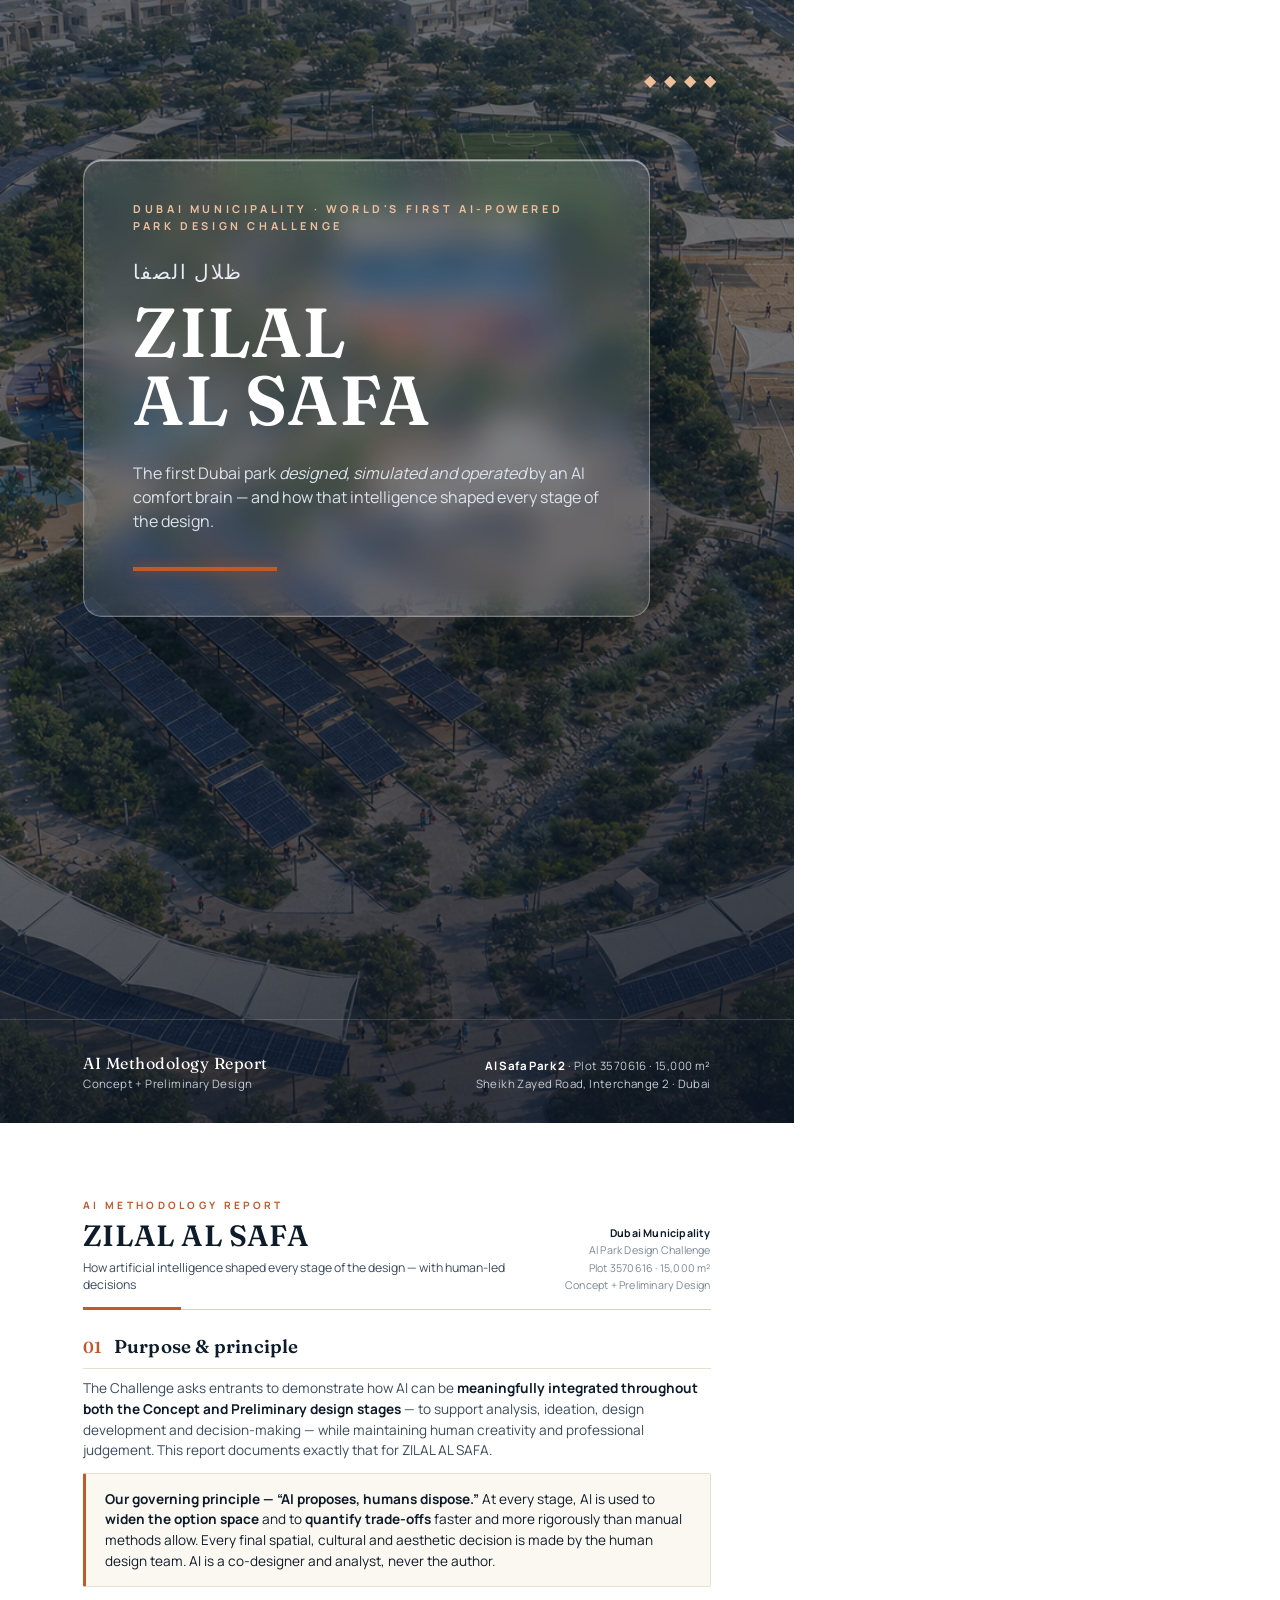
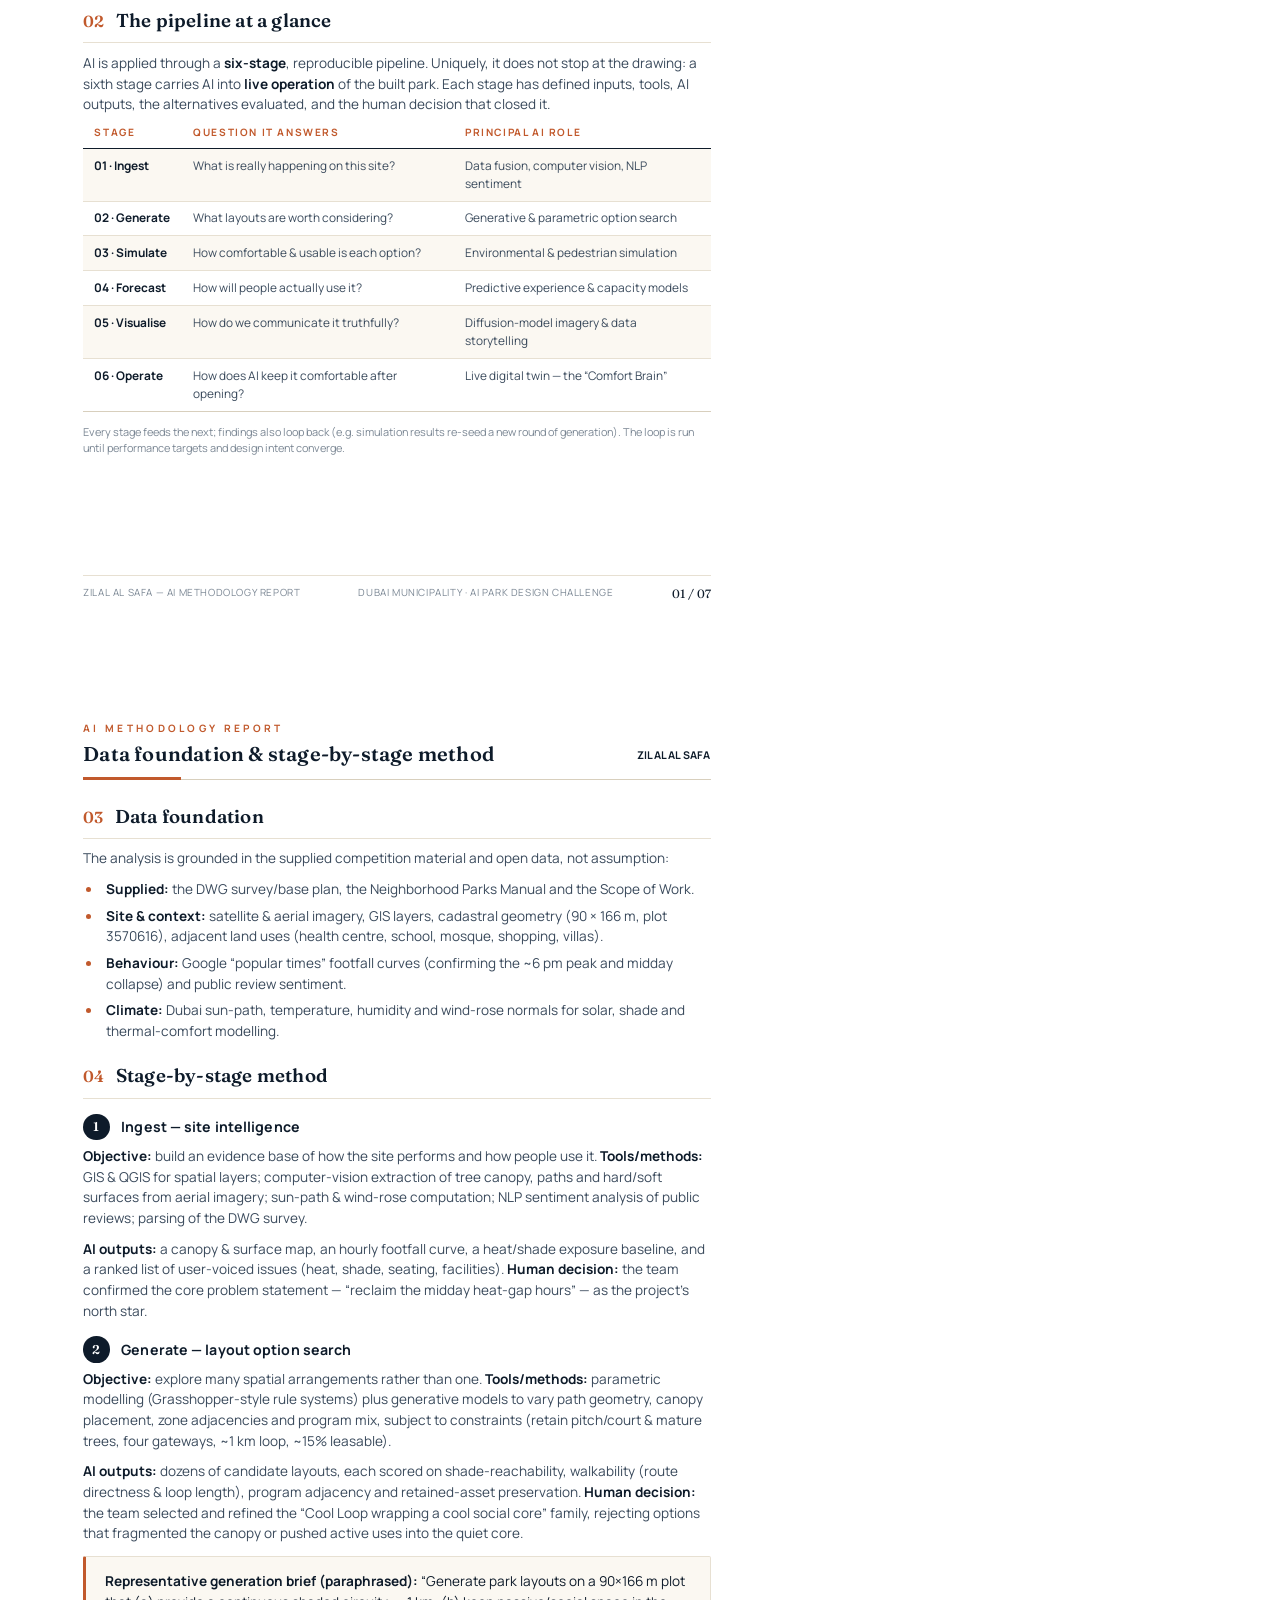
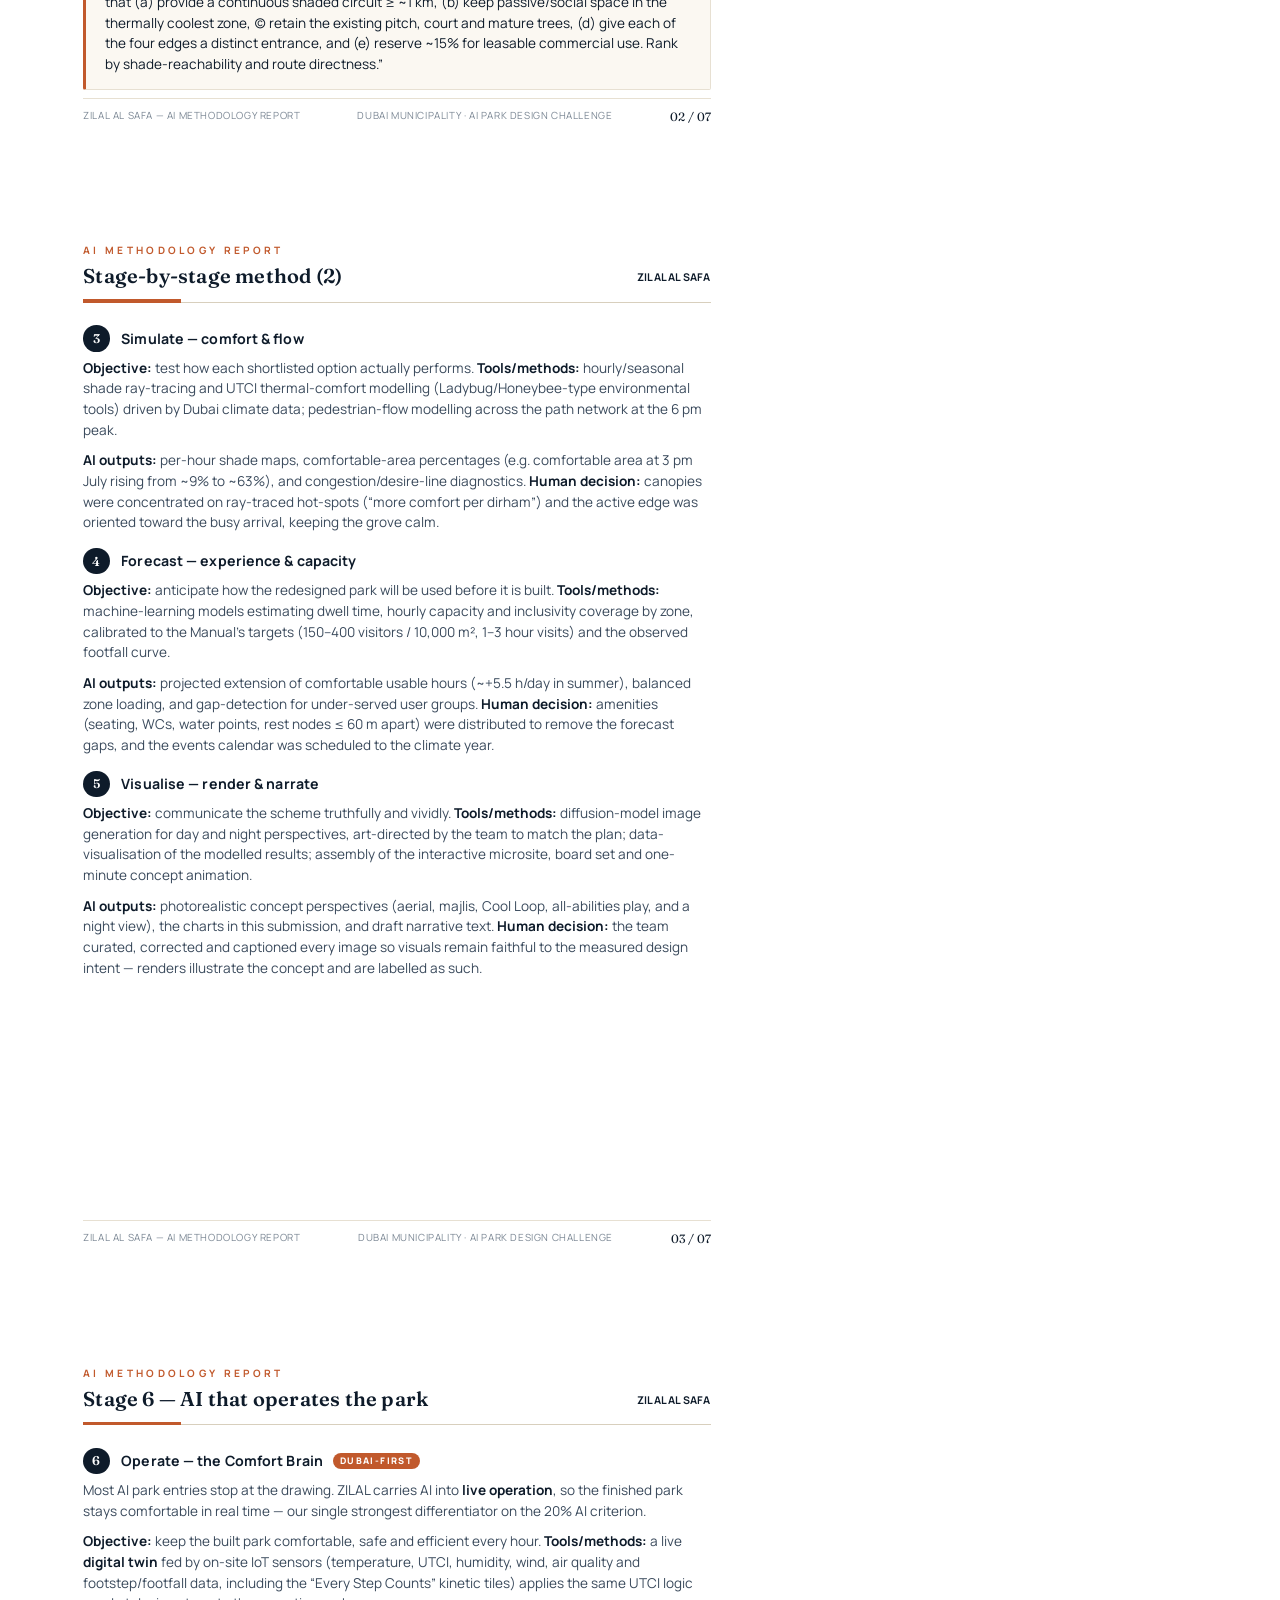
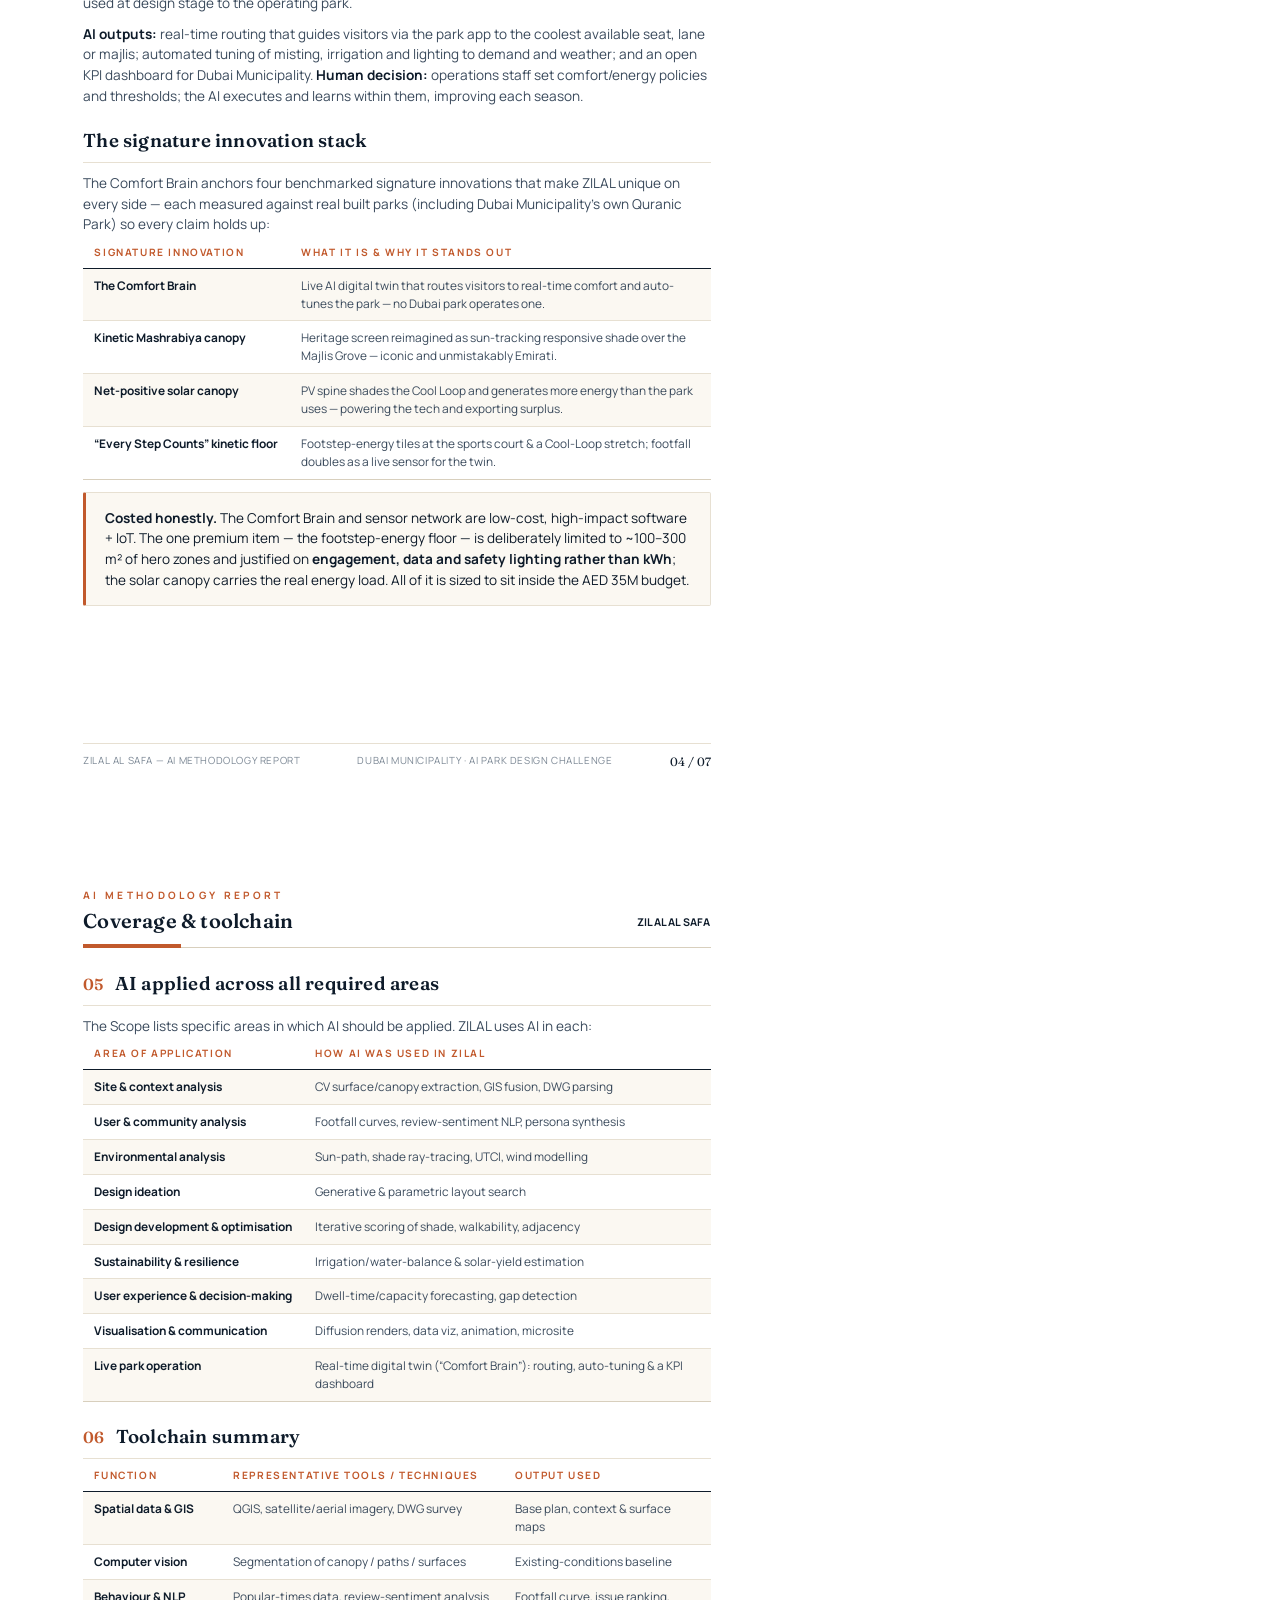
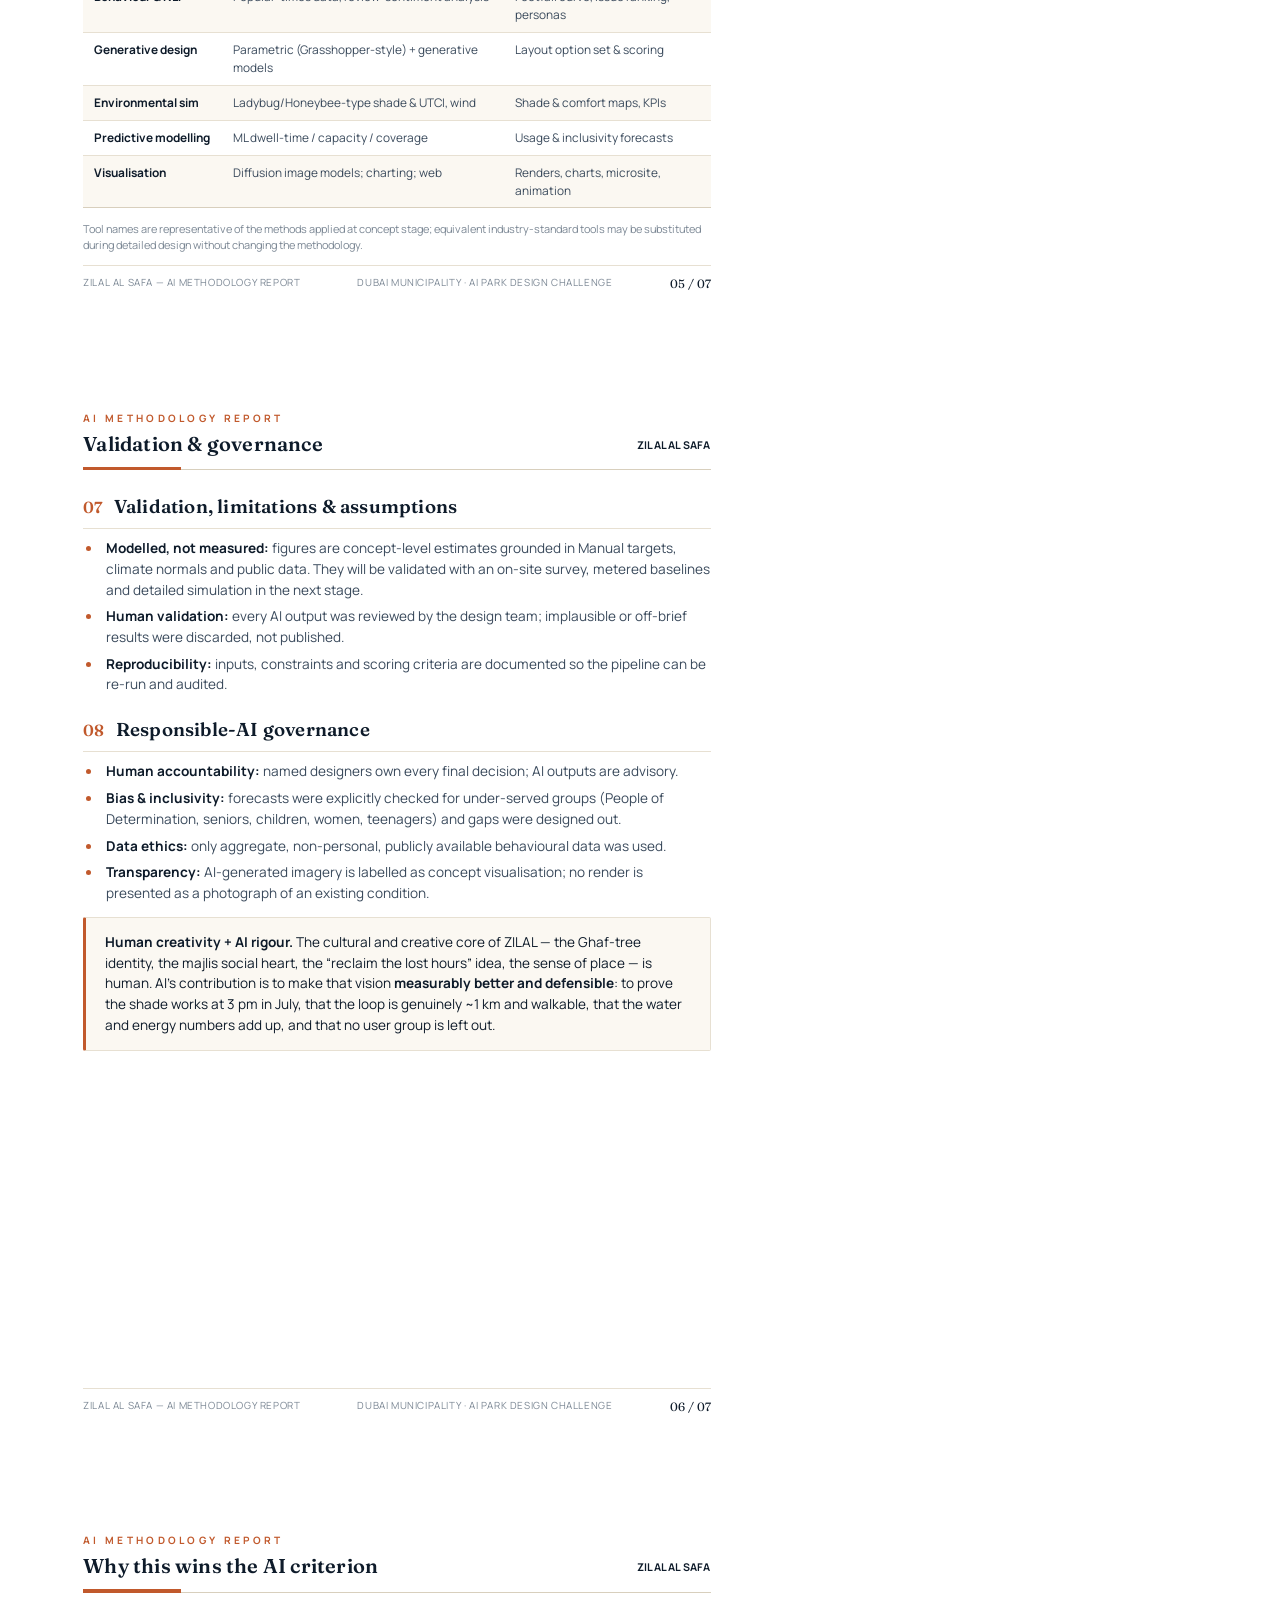
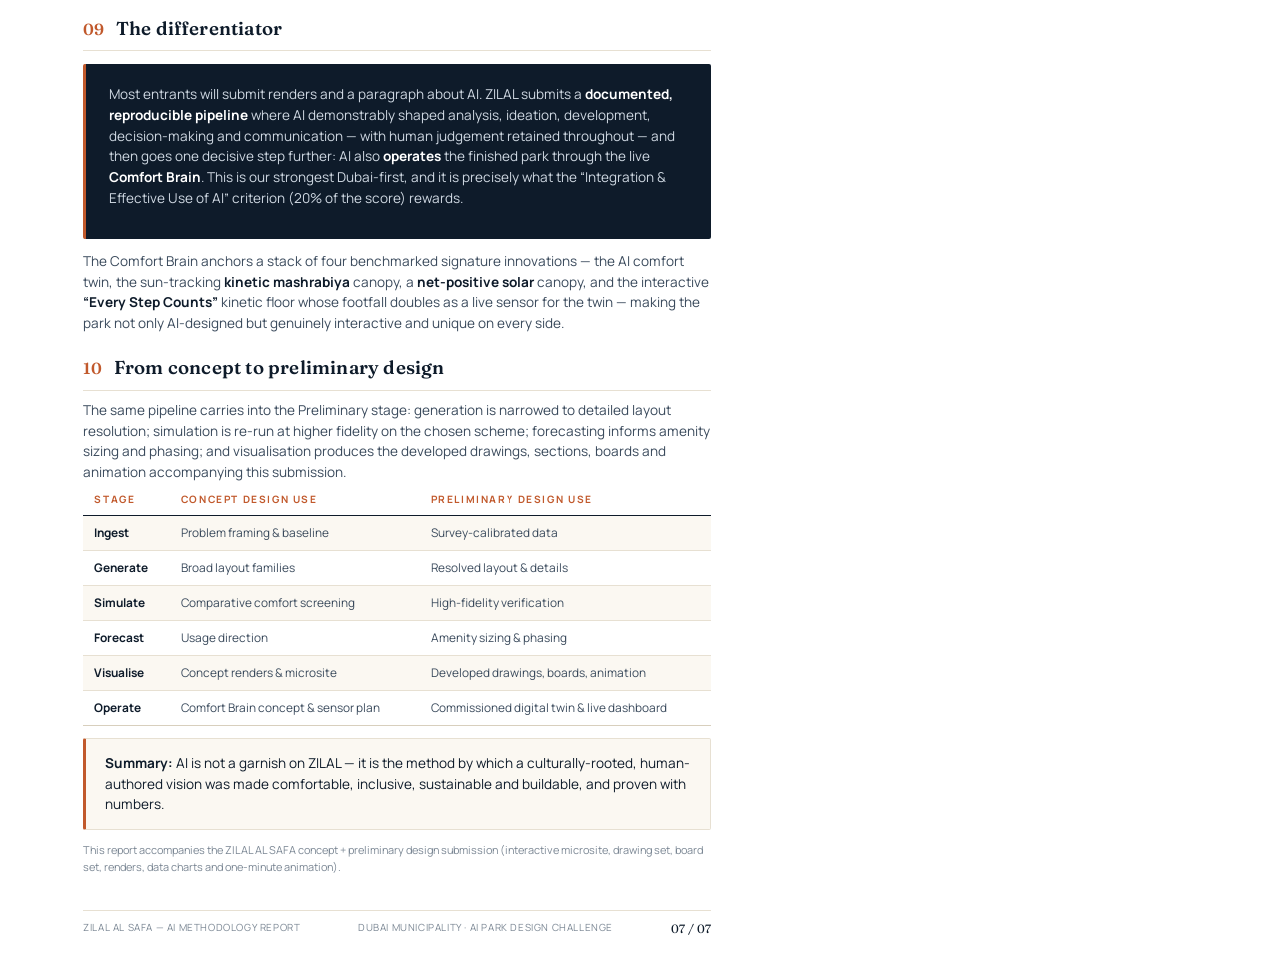
<file: docs/ai_methodology.html>
<!doctype html><html lang="en"><head><meta charset="utf-8">
<title>ZILAL AL SAFA — AI Methodology Report</title>
<link rel="stylesheet" href="doc.css"></head><body>

<!-- COVER -->
<div class="page cover">
  <div class="bg" style="background-image:url('../assets/render_aerial.png')"></div>
  <div class="scrim"></div>
  <div class="dots">◆ ◆ ◆ ◆</div>
  <div class="band">
    <div class="panel glass">
      <div class="kick">Dubai Municipality · World's First AI-Powered Park Design Challenge</div>
      <div class="arname">ظلال الصفا</div>
      <h1>ZILAL<br>AL&nbsp;SAFA</h1>
      <div class="tagline">The first Dubai park <em>designed, simulated and&nbsp;operated</em> by an AI comfort brain — and how that intelligence shaped every stage of the design.</div>
      <div class="rule"></div>
    </div>
  </div>
  <div class="foot2">
    <div><span class="doclabel">AI Methodology Report</span><br>Concept + Preliminary Design</div>
    <div style="text-align:right"><b>Al Safa Park 2</b> · Plot 3570616 · 15,000 m²<br>Sheikh Zayed Road, Interchange 2 · Dubai</div>
  </div>
</div>

<!-- PAGE 1 -->
<div class="page">
  <div class="brand">
    <div class="l"><div class="k">AI Methodology Report</div>
      <h1>ZILAL AL SAFA</h1>
      <div class="sub">How artificial intelligence shaped every stage of the design — with human-led decisions</div></div>
    <div class="r"><b>Dubai Municipality</b><br>AI Park Design Challenge<br>Plot 3570616 · 15,000 m²<br>Concept + Preliminary Design</div>
  </div>

  <h2><span class="no">01</span>Purpose &amp; principle</h2>
  <p>The Challenge asks entrants to demonstrate how AI can be <b>meaningfully integrated throughout both the Concept and Preliminary design stages</b> — to support analysis, ideation, design development and decision-making — while maintaining human creativity and professional judgement. This report documents exactly that for ZILAL AL SAFA.</p>
  <div class="box"><b>Our governing principle — “AI proposes, humans dispose.”</b> At every stage, AI is used to <b>widen the option space</b> and to <b>quantify trade-offs</b> faster and more rigorously than manual methods allow. Every final spatial, cultural and aesthetic decision is made by the human design team. AI is a co-designer and analyst, never the author.</div>

  <h2><span class="no">02</span>The pipeline at a glance</h2>
  <p>AI is applied through a <b>six-stage</b>, reproducible pipeline. Uniquely, it does not stop at the drawing: a sixth stage carries AI into <b>live operation</b> of the built park. Each stage has defined inputs, tools, AI outputs, the alternatives evaluated, and the human decision that closed it.</p>
  <table>
    <tr><th>Stage</th><th>Question it answers</th><th>Principal AI role</th></tr>
    <tr><td class="wt">01 · Ingest</td><td>What is really happening on this site?</td><td>Data fusion, computer vision, NLP sentiment</td></tr>
    <tr><td class="wt">02 · Generate</td><td>What layouts are worth considering?</td><td>Generative &amp; parametric option search</td></tr>
    <tr><td class="wt">03 · Simulate</td><td>How comfortable &amp; usable is each option?</td><td>Environmental &amp; pedestrian simulation</td></tr>
    <tr><td class="wt">04 · Forecast</td><td>How will people actually use it?</td><td>Predictive experience &amp; capacity models</td></tr>
    <tr><td class="wt">05 · Visualise</td><td>How do we communicate it truthfully?</td><td>Diffusion-model imagery &amp; data storytelling</td></tr>
    <tr><td class="wt">06 · Operate</td><td>How does AI keep it comfortable after opening?</td><td>Live digital twin — the “Comfort Brain”</td></tr>
  </table>
  <p class="small">Every stage feeds the next; findings also loop back (e.g. simulation results re-seed a new round of generation). The loop is run until performance targets and design intent converge.</p>

  <div class="foot"><span>ZILAL AL SAFA — AI Methodology Report</span><span>Dubai Municipality · AI Park Design Challenge</span><span class="pg">01 / 07</span></div>
</div>

<!-- PAGE 2 -->
<div class="page">
  <div class="brand"><div class="l"><div class="k">AI Methodology Report</div><h1 style="font-size:15pt">Data foundation &amp; stage-by-stage method</h1></div><div class="r"><b>ZILAL AL SAFA</b></div></div>

  <h2><span class="no">03</span>Data foundation</h2>
  <p>The analysis is grounded in the supplied competition material and open data, not assumption:</p>
  <ul>
    <li><b>Supplied:</b> the DWG survey/base plan, the Neighborhood Parks Manual and the Scope of Work.</li>
    <li><b>Site &amp; context:</b> satellite &amp; aerial imagery, GIS layers, cadastral geometry (90 × 166 m, plot 3570616), adjacent land uses (health centre, school, mosque, shopping, villas).</li>
    <li><b>Behaviour:</b> Google “popular times” footfall curves (confirming the ~6 pm peak and midday collapse) and public review sentiment.</li>
    <li><b>Climate:</b> Dubai sun-path, temperature, humidity and wind-rose normals for solar, shade and thermal-comfort modelling.</li>
  </ul>

  <h2><span class="no">04</span>Stage-by-stage method</h2>
  <h3><span class="stepnum">1</span>Ingest — site intelligence</h3>
  <p><b>Objective:</b> build an evidence base of how the site performs and how people use it. <b>Tools/methods:</b> GIS &amp; QGIS for spatial layers; computer-vision extraction of tree canopy, paths and hard/soft surfaces from aerial imagery; sun-path &amp; wind-rose computation; NLP sentiment analysis of public reviews; parsing of the DWG survey.</p>
  <p><b>AI outputs:</b> a canopy &amp; surface map, an hourly footfall curve, a heat/shade exposure baseline, and a ranked list of user-voiced issues (heat, shade, seating, facilities). <b>Human decision:</b> the team confirmed the core problem statement — “reclaim the midday heat-gap hours” — as the project's north star.</p>

  <h3><span class="stepnum">2</span>Generate — layout option search</h3>
  <p><b>Objective:</b> explore many spatial arrangements rather than one. <b>Tools/methods:</b> parametric modelling (Grasshopper-style rule systems) plus generative models to vary path geometry, canopy placement, zone adjacencies and program mix, subject to constraints (retain pitch/court &amp; mature trees, four gateways, ~1 km loop, ~15% leasable).</p>
  <p><b>AI outputs:</b> dozens of candidate layouts, each scored on shade-reachability, walkability (route directness &amp; loop length), program adjacency and retained-asset preservation. <b>Human decision:</b> the team selected and refined the “Cool Loop wrapping a cool social core” family, rejecting options that fragmented the canopy or pushed active uses into the quiet core.</p>
  <div class="box"><b>Representative generation brief (paraphrased):</b> “Generate park layouts on a 90×166 m plot that (a) provide a continuous shaded circuit ≥ ~1 km, (b) keep passive/social space in the thermally coolest zone, (c) retain the existing pitch, court and mature trees, (d) give each of the four edges a distinct entrance, and (e) reserve ~15% for leasable commercial use. Rank by shade-reachability and route directness.”</div>

  <div class="foot"><span>ZILAL AL SAFA — AI Methodology Report</span><span>Dubai Municipality · AI Park Design Challenge</span><span class="pg">02 / 07</span></div>
</div>

<!-- PAGE 3 -->
<div class="page">
  <div class="brand"><div class="l"><div class="k">AI Methodology Report</div><h1 style="font-size:15pt">Stage-by-stage method (2)</h1></div><div class="r"><b>ZILAL AL SAFA</b></div></div>

  <h3><span class="stepnum">3</span>Simulate — comfort &amp; flow</h3>
  <p><b>Objective:</b> test how each shortlisted option actually performs. <b>Tools/methods:</b> hourly/seasonal shade ray-tracing and UTCI thermal-comfort modelling (Ladybug/Honeybee-type environmental tools) driven by Dubai climate data; pedestrian-flow modelling across the path network at the 6 pm peak.</p>
  <p><b>AI outputs:</b> per-hour shade maps, comfortable-area percentages (e.g. comfortable area at 3 pm July rising from ~9% to ~63%), and congestion/desire-line diagnostics. <b>Human decision:</b> canopies were concentrated on ray-traced hot-spots (“more comfort per dirham”) and the active edge was oriented toward the busy arrival, keeping the grove calm.</p>

  <h3><span class="stepnum">4</span>Forecast — experience &amp; capacity</h3>
  <p><b>Objective:</b> anticipate how the redesigned park will be used before it is built. <b>Tools/methods:</b> machine-learning models estimating dwell time, hourly capacity and inclusivity coverage by zone, calibrated to the Manual's targets (150–400 visitors / 10,000 m², 1–3 hour visits) and the observed footfall curve.</p>
  <p><b>AI outputs:</b> projected extension of comfortable usable hours (~+5.5 h/day in summer), balanced zone loading, and gap-detection for under-served user groups. <b>Human decision:</b> amenities (seating, WCs, water points, rest nodes ≤ 60 m apart) were distributed to remove the forecast gaps, and the events calendar was scheduled to the climate year.</p>

  <h3><span class="stepnum">5</span>Visualise — render &amp; narrate</h3>
  <p><b>Objective:</b> communicate the scheme truthfully and vividly. <b>Tools/methods:</b> diffusion-model image generation for day and night perspectives, art-directed by the team to match the plan; data-visualisation of the modelled results; assembly of the interactive microsite, board set and one-minute concept animation.</p>
  <p><b>AI outputs:</b> photorealistic concept perspectives (aerial, majlis, Cool Loop, all-abilities play, and a night view), the charts in this submission, and draft narrative text. <b>Human decision:</b> the team curated, corrected and captioned every image so visuals remain faithful to the measured design intent — renders illustrate the concept and are labelled as such.</p>

  <div class="foot"><span>ZILAL AL SAFA — AI Methodology Report</span><span>Dubai Municipality · AI Park Design Challenge</span><span class="pg">03 / 07</span></div>
</div>

<!-- PAGE 4 — OPERATE / COMFORT BRAIN -->
<div class="page">
  <div class="brand"><div class="l"><div class="k">AI Methodology Report</div><h1 style="font-size:15pt">Stage 6 — AI that operates the park</h1></div><div class="r"><b>ZILAL AL SAFA</b></div></div>

  <h3><span class="stepnum">6</span>Operate — the Comfort Brain <span class="pill">Dubai-first</span></h3>
  <p>Most AI park entries stop at the drawing. ZILAL carries AI into <b>live operation</b>, so the finished park stays comfortable in real time — our single strongest differentiator on the 20% AI criterion.</p>
  <p><b>Objective:</b> keep the built park comfortable, safe and efficient every hour. <b>Tools/methods:</b> a live <b>digital twin</b> fed by on-site IoT sensors (temperature, UTCI, humidity, wind, air quality and footstep/footfall data, including the “Every Step Counts” kinetic tiles) applies the same UTCI logic used at design stage to the operating park.</p>
  <p><b>AI outputs:</b> real-time routing that guides visitors via the park app to the coolest available seat, lane or majlis; automated tuning of misting, irrigation and lighting to demand and weather; and an open KPI dashboard for Dubai Municipality. <b>Human decision:</b> operations staff set comfort/energy policies and thresholds; the AI executes and learns within them, improving each season.</p>

  <h2>The signature innovation stack</h2>
  <p>The Comfort Brain anchors four benchmarked signature innovations that make ZILAL unique on every side — each measured against real built parks (including Dubai Municipality's own Quranic Park) so every claim holds up:</p>
  <table>
    <tr><th>Signature innovation</th><th>What it is &amp; why it stands out</th></tr>
    <tr><td class="wt">The Comfort Brain</td><td>Live AI digital twin that routes visitors to real-time comfort and auto-tunes the park — no Dubai park operates one.</td></tr>
    <tr><td class="wt">Kinetic Mashrabiya canopy</td><td>Heritage screen reimagined as sun-tracking responsive shade over the Majlis Grove — iconic and unmistakably Emirati.</td></tr>
    <tr><td class="wt">Net-positive solar canopy</td><td>PV spine shades the Cool Loop and generates more energy than the park uses — powering the tech and exporting surplus.</td></tr>
    <tr><td class="wt">“Every Step Counts” kinetic floor</td><td>Footstep-energy tiles at the sports court &amp; a Cool-Loop stretch; footfall doubles as a live sensor for the twin.</td></tr>
  </table>
  <div class="box"><b>Costed honestly.</b> The Comfort Brain and sensor network are low-cost, high-impact software + IoT. The one premium item — the footstep-energy floor — is deliberately limited to ~100–300 m² of hero zones and justified on <b>engagement, data and safety lighting rather than kWh</b>; the solar canopy carries the real energy load. All of it is sized to sit inside the AED 35M budget.</div>

  <div class="foot"><span>ZILAL AL SAFA — AI Methodology Report</span><span>Dubai Municipality · AI Park Design Challenge</span><span class="pg">04 / 07</span></div>
</div>

<!-- PAGE 5 -->
<div class="page">
  <div class="brand"><div class="l"><div class="k">AI Methodology Report</div><h1 style="font-size:15pt">Coverage &amp; toolchain</h1></div><div class="r"><b>ZILAL AL SAFA</b></div></div>

  <h2><span class="no">05</span>AI applied across all required areas</h2>
  <p>The Scope lists specific areas in which AI should be applied. ZILAL uses AI in each:</p>
  <table>
    <tr><th>Area of application</th><th>How AI was used in ZILAL</th></tr>
    <tr><td class="wt">Site &amp; context analysis</td><td>CV surface/canopy extraction, GIS fusion, DWG parsing</td></tr>
    <tr><td class="wt">User &amp; community analysis</td><td>Footfall curves, review-sentiment NLP, persona synthesis</td></tr>
    <tr><td class="wt">Environmental analysis</td><td>Sun-path, shade ray-tracing, UTCI, wind modelling</td></tr>
    <tr><td class="wt">Design ideation</td><td>Generative &amp; parametric layout search</td></tr>
    <tr><td class="wt">Design development &amp; optimisation</td><td>Iterative scoring of shade, walkability, adjacency</td></tr>
    <tr><td class="wt">Sustainability &amp; resilience</td><td>Irrigation/water-balance &amp; solar-yield estimation</td></tr>
    <tr><td class="wt">User experience &amp; decision-making</td><td>Dwell-time/capacity forecasting, gap detection</td></tr>
    <tr><td class="wt">Visualisation &amp; communication</td><td>Diffusion renders, data viz, animation, microsite</td></tr>
    <tr><td class="wt">Live park operation</td><td>Real-time digital twin (“Comfort Brain”): routing, auto-tuning &amp; a KPI dashboard</td></tr>
  </table>

  <h2><span class="no">06</span>Toolchain summary</h2>
  <table>
    <tr><th>Function</th><th>Representative tools / techniques</th><th>Output used</th></tr>
    <tr><td class="wt">Spatial data &amp; GIS</td><td>QGIS, satellite/aerial imagery, DWG survey</td><td>Base plan, context &amp; surface maps</td></tr>
    <tr><td class="wt">Computer vision</td><td>Segmentation of canopy / paths / surfaces</td><td>Existing-conditions baseline</td></tr>
    <tr><td class="wt">Behaviour &amp; NLP</td><td>Popular-times data, review-sentiment analysis</td><td>Footfall curve, issue ranking, personas</td></tr>
    <tr><td class="wt">Generative design</td><td>Parametric (Grasshopper-style) + generative models</td><td>Layout option set &amp; scoring</td></tr>
    <tr><td class="wt">Environmental sim</td><td>Ladybug/Honeybee-type shade &amp; UTCI, wind</td><td>Shade &amp; comfort maps, KPIs</td></tr>
    <tr><td class="wt">Predictive modelling</td><td>ML dwell-time / capacity / coverage</td><td>Usage &amp; inclusivity forecasts</td></tr>
    <tr><td class="wt">Visualisation</td><td>Diffusion image models; charting; web</td><td>Renders, charts, microsite, animation</td></tr>
  </table>
  <p class="small">Tool names are representative of the methods applied at concept stage; equivalent industry-standard tools may be substituted during detailed design without changing the methodology.</p>

  <div class="foot"><span>ZILAL AL SAFA — AI Methodology Report</span><span>Dubai Municipality · AI Park Design Challenge</span><span class="pg">05 / 07</span></div>
</div>

<!-- PAGE 6 -->
<div class="page">
  <div class="brand"><div class="l"><div class="k">AI Methodology Report</div><h1 style="font-size:15pt">Validation &amp; governance</h1></div><div class="r"><b>ZILAL AL SAFA</b></div></div>

  <h2><span class="no">07</span>Validation, limitations &amp; assumptions</h2>
  <ul>
    <li><b>Modelled, not measured:</b> figures are concept-level estimates grounded in Manual targets, climate normals and public data. They will be validated with an on-site survey, metered baselines and detailed simulation in the next stage.</li>
    <li><b>Human validation:</b> every AI output was reviewed by the design team; implausible or off-brief results were discarded, not published.</li>
    <li><b>Reproducibility:</b> inputs, constraints and scoring criteria are documented so the pipeline can be re-run and audited.</li>
  </ul>

  <h2><span class="no">08</span>Responsible-AI governance</h2>
  <ul>
    <li><b>Human accountability:</b> named designers own every final decision; AI outputs are advisory.</li>
    <li><b>Bias &amp; inclusivity:</b> forecasts were explicitly checked for under-served groups (People of Determination, seniors, children, women, teenagers) and gaps were designed out.</li>
    <li><b>Data ethics:</b> only aggregate, non-personal, publicly available behavioural data was used.</li>
    <li><b>Transparency:</b> AI-generated imagery is labelled as concept visualisation; no render is presented as a photograph of an existing condition.</li>
  </ul>

  <div class="box"><b>Human creativity + AI rigour.</b> The cultural and creative core of ZILAL — the Ghaf-tree identity, the majlis social heart, the “reclaim the lost hours” idea, the sense of place — is human. AI's contribution is to make that vision <b>measurably better and defensible</b>: to prove the shade works at 3 pm in July, that the loop is genuinely ~1 km and walkable, that the water and energy numbers add up, and that no user group is left out.</div>

  <div class="foot"><span>ZILAL AL SAFA — AI Methodology Report</span><span>Dubai Municipality · AI Park Design Challenge</span><span class="pg">06 / 07</span></div>
</div>

<!-- PAGE 7 -->
<div class="page">
  <div class="brand"><div class="l"><div class="k">AI Methodology Report</div><h1 style="font-size:15pt">Why this wins the AI criterion</h1></div><div class="r"><b>ZILAL AL SAFA</b></div></div>

  <h2><span class="no">09</span>The differentiator</h2>
  <div class="box navy">
    <p>Most entrants will submit renders and a paragraph about AI. ZILAL submits a <b>documented, reproducible pipeline</b> where AI demonstrably shaped analysis, ideation, development, decision-making and communication — with human judgement retained throughout — and then goes one decisive step further: AI also <b>operates</b> the finished park through the live <b>Comfort Brain</b>. This is our strongest Dubai-first, and it is precisely what the “Integration &amp; Effective Use of AI” criterion (20% of the score) rewards.</p>
  </div>
  <p>The Comfort Brain anchors a stack of four benchmarked signature innovations — the AI comfort twin, the sun-tracking <b>kinetic mashrabiya</b> canopy, a <b>net-positive solar</b> canopy, and the interactive <b>“Every Step Counts”</b> kinetic floor whose footfall doubles as a live sensor for the twin — making the park not only AI-designed but genuinely interactive and unique on every side.</p>

  <h2><span class="no">10</span>From concept to preliminary design</h2>
  <p>The same pipeline carries into the Preliminary stage: generation is narrowed to detailed layout resolution; simulation is re-run at higher fidelity on the chosen scheme; forecasting informs amenity sizing and phasing; and visualisation produces the developed drawings, sections, boards and animation accompanying this submission.</p>
  <table>
    <tr><th>Stage</th><th>Concept design use</th><th>Preliminary design use</th></tr>
    <tr><td class="wt">Ingest</td><td>Problem framing &amp; baseline</td><td>Survey-calibrated data</td></tr>
    <tr><td class="wt">Generate</td><td>Broad layout families</td><td>Resolved layout &amp; details</td></tr>
    <tr><td class="wt">Simulate</td><td>Comparative comfort screening</td><td>High-fidelity verification</td></tr>
    <tr><td class="wt">Forecast</td><td>Usage direction</td><td>Amenity sizing &amp; phasing</td></tr>
    <tr><td class="wt">Visualise</td><td>Concept renders &amp; microsite</td><td>Developed drawings, boards, animation</td></tr>
    <tr><td class="wt">Operate</td><td>Comfort Brain concept &amp; sensor plan</td><td>Commissioned digital twin &amp; live dashboard</td></tr>
  </table>

  <div class="box"><b>Summary:</b> AI is not a garnish on ZILAL — it is the method by which a culturally-rooted, human-authored vision was made comfortable, inclusive, sustainable and buildable, and proven with numbers.</div>
  <p class="small">This report accompanies the ZILAL AL SAFA concept + preliminary design submission (interactive microsite, drawing set, board set, renders, data charts and one-minute animation).</p>

  <div class="foot"><span>ZILAL AL SAFA — AI Methodology Report</span><span>Dubai Municipality · AI Park Design Challenge</span><span class="pg">07 / 07</span></div>
</div>
</body></html>
</file>
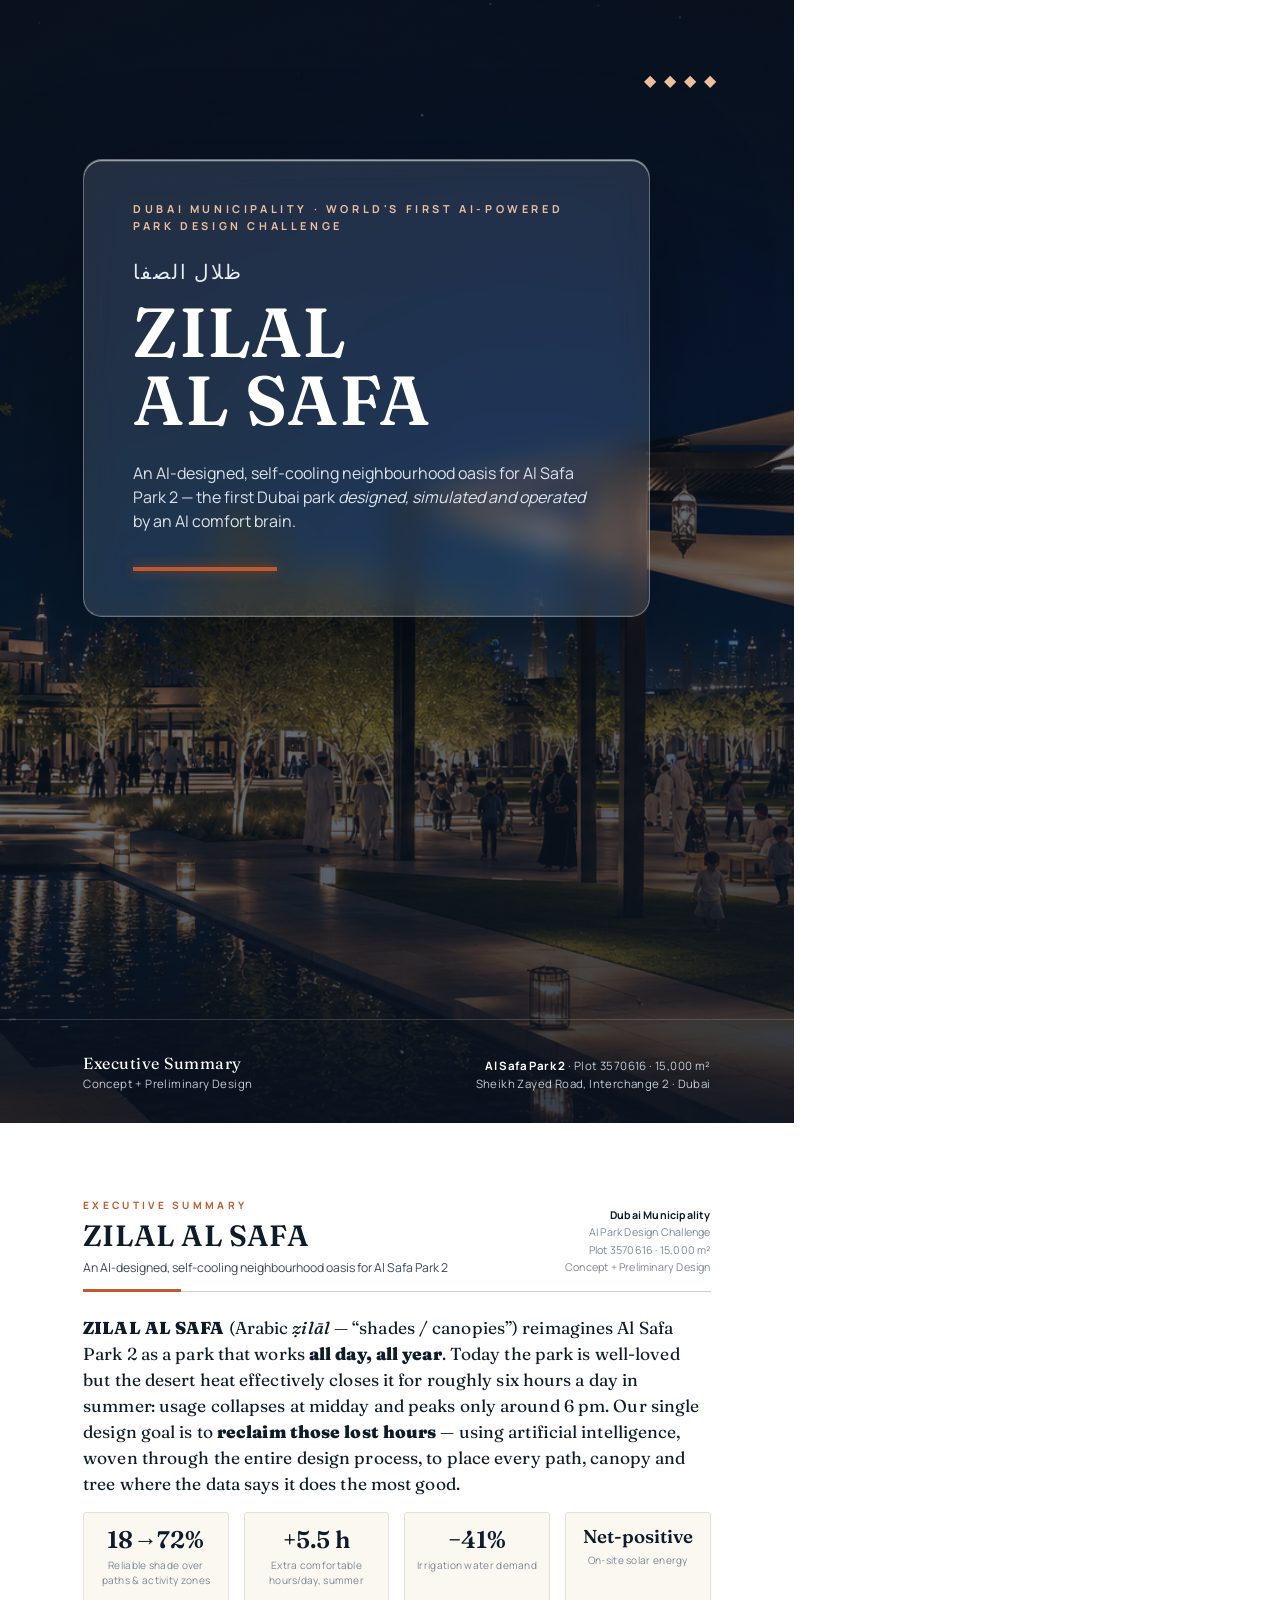
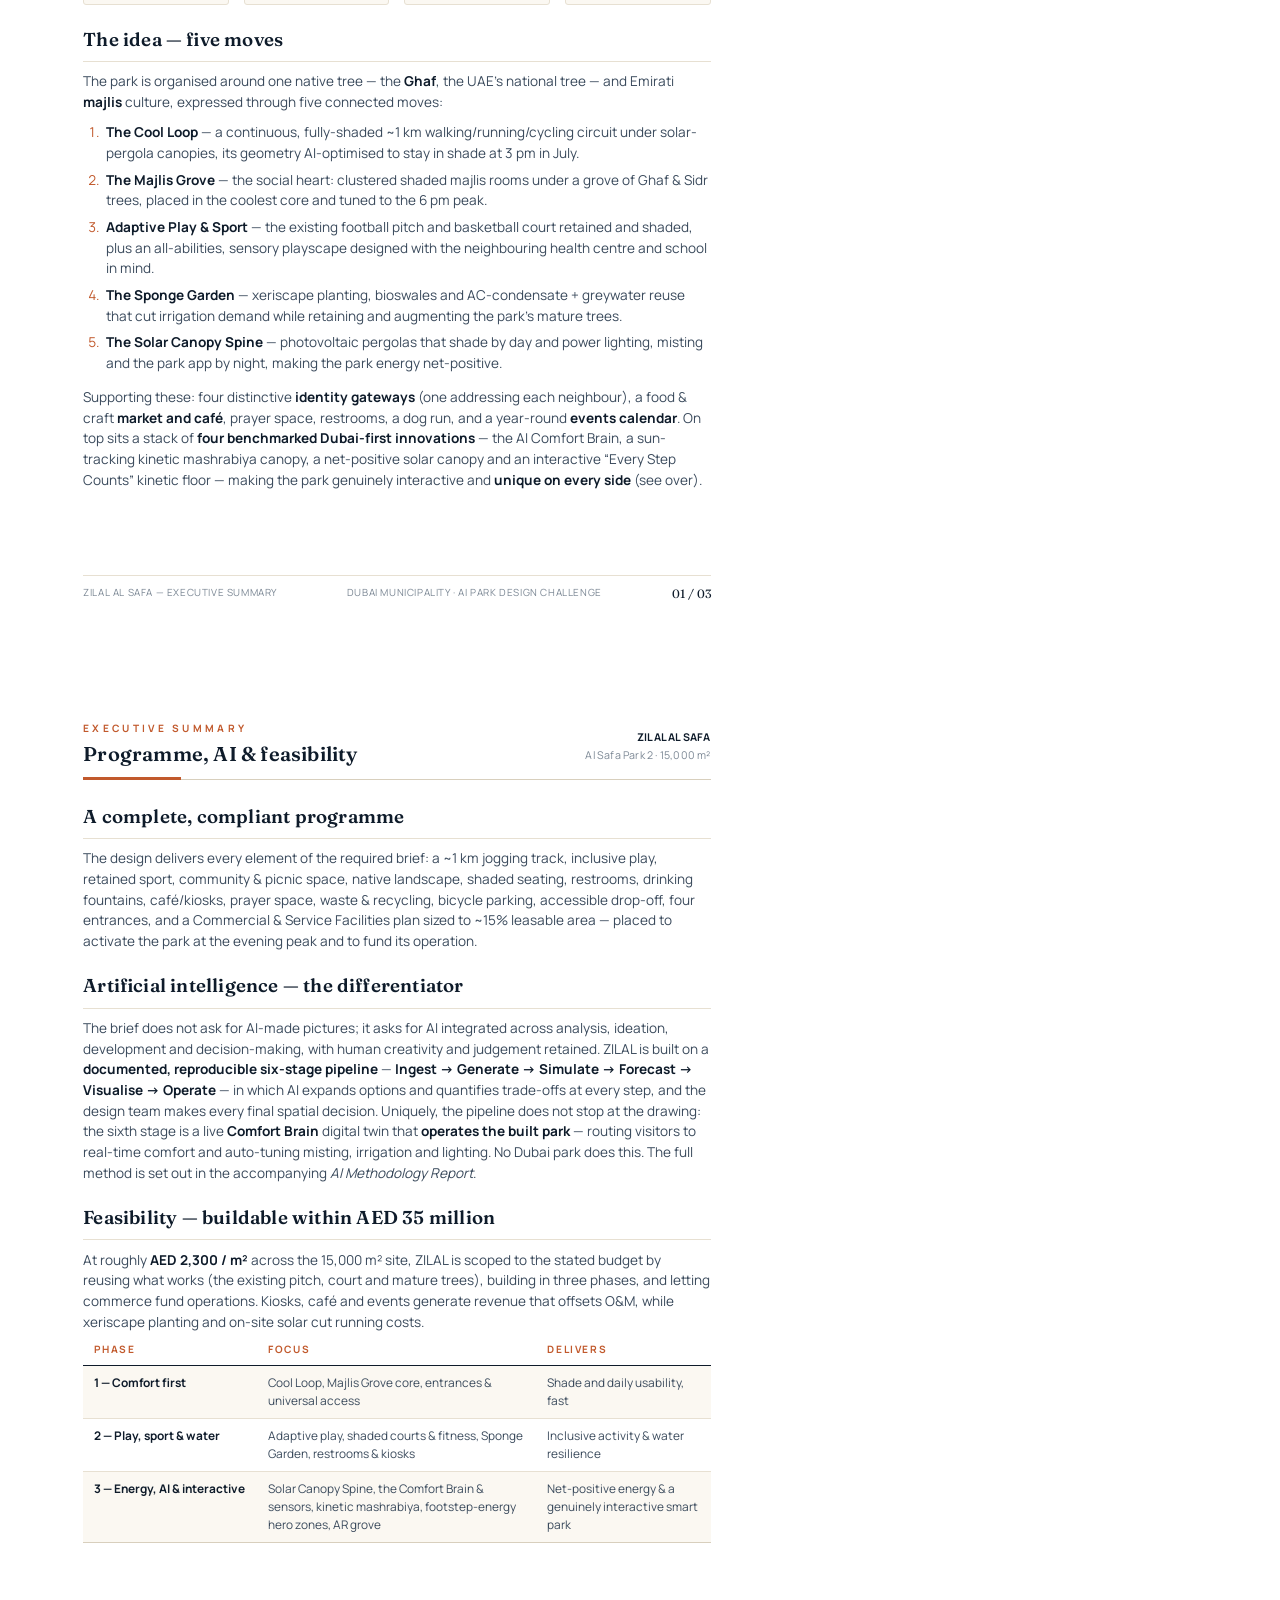
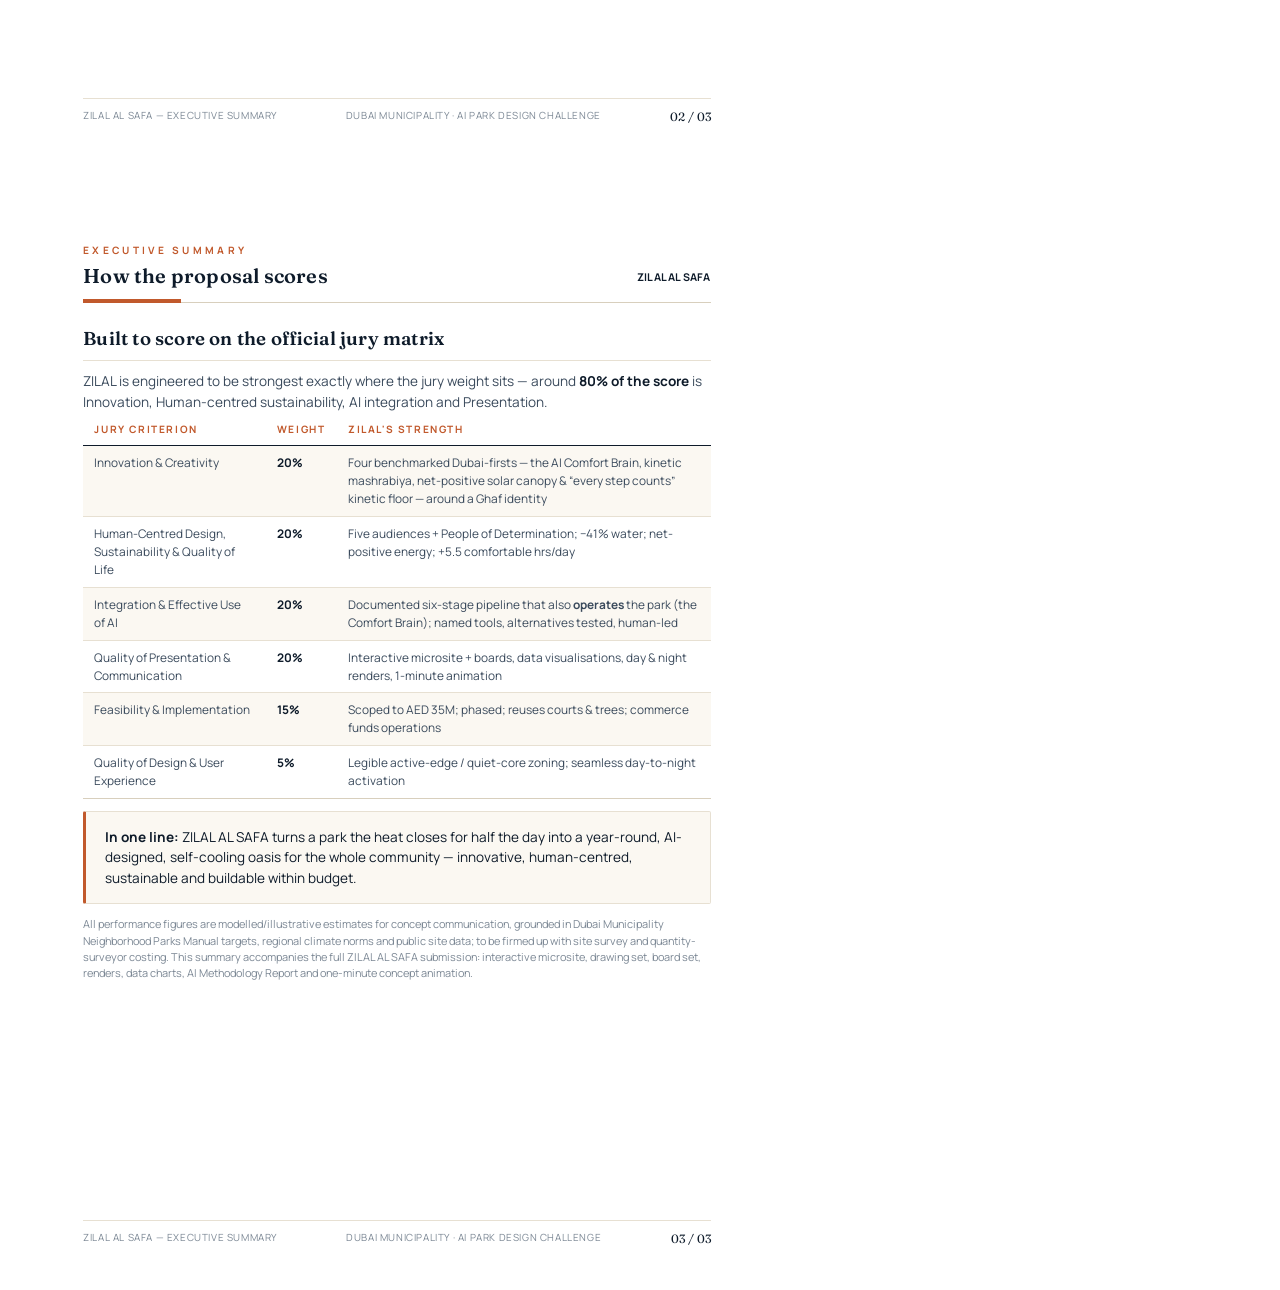
<file: docs/executive_summary.html>
<!doctype html><html lang="en"><head><meta charset="utf-8">
<title>ZILAL AL SAFA — Executive Summary</title>
<link rel="stylesheet" href="doc.css"></head><body>

<!-- COVER -->
<div class="page cover">
  <div class="bg" style="background-image:url('../assets/render_night.png')"></div>
  <div class="scrim"></div>
  <div class="dots">◆ ◆ ◆ ◆</div>
  <div class="band">
    <div class="panel glass">
      <div class="kick">Dubai Municipality · World's First AI-Powered Park Design Challenge</div>
      <div class="arname">ظلال الصفا</div>
      <h1>ZILAL<br>AL&nbsp;SAFA</h1>
      <div class="tagline">An AI-designed, self-cooling neighbourhood oasis for Al Safa Park 2 — the first Dubai park <em>designed, simulated and operated</em> by an AI comfort brain.</div>
      <div class="rule"></div>
    </div>
  </div>
  <div class="foot2">
    <div><span class="doclabel">Executive Summary</span><br>Concept + Preliminary Design</div>
    <div style="text-align:right"><b>Al Safa Park 2</b> · Plot 3570616 · 15,000 m²<br>Sheikh Zayed Road, Interchange 2 · Dubai</div>
  </div>
</div>

<!-- PAGE 1 -->
<div class="page">
  <div class="brand">
    <div class="l"><div class="k">Executive Summary</div>
      <h1>ZILAL AL SAFA</h1>
      <div class="sub">An AI-designed, self-cooling neighbourhood oasis for Al Safa Park 2</div></div>
    <div class="r"><b>Dubai Municipality</b><br>AI Park Design Challenge<br>Plot 3570616 · 15,000 m²<br>Concept + Preliminary Design</div>
  </div>

  <p class="lead"><b>ZILAL AL SAFA</b> (Arabic <i>ẓilāl</i> — “shades / canopies”) reimagines Al Safa Park 2 as a park that works <b>all day, all year</b>. Today the park is well-loved but the desert heat effectively closes it for roughly six hours a day in summer: usage collapses at midday and peaks only around 6 pm. Our single design goal is to <b>reclaim those lost hours</b> — using artificial intelligence, woven through the entire design process, to place every path, canopy and tree where the data says it does the most good.</p>

  <div class="kpi">
    <div><b>18→72%</b><span>Reliable shade over paths &amp; activity zones</span></div>
    <div><b>+5.5 h</b><span>Extra comfortable hours/day, summer</span></div>
    <div><b>−41%</b><span>Irrigation water demand</span></div>
    <div><b style="font-size:14pt">Net-positive</b><span>On-site solar energy</span></div>
  </div>

  <h2>The idea — five moves</h2>
  <p>The park is organised around one native tree — the <b>Ghaf</b>, the UAE's national tree — and Emirati <b>majlis</b> culture, expressed through five connected moves:</p>
  <ol>
    <li><b>The Cool Loop</b> — a continuous, fully-shaded ~1 km walking/running/cycling circuit under solar-pergola canopies, its geometry AI-optimised to stay in shade at 3 pm in July.</li>
    <li><b>The Majlis Grove</b> — the social heart: clustered shaded majlis rooms under a grove of Ghaf &amp; Sidr trees, placed in the coolest core and tuned to the 6 pm peak.</li>
    <li><b>Adaptive Play &amp; Sport</b> — the existing football pitch and basketball court retained and shaded, plus an all-abilities, sensory playscape designed with the neighbouring health centre and school in mind.</li>
    <li><b>The Sponge Garden</b> — xeriscape planting, bioswales and AC-condensate + greywater reuse that cut irrigation demand while retaining and augmenting the park's mature trees.</li>
    <li><b>The Solar Canopy Spine</b> — photovoltaic pergolas that shade by day and power lighting, misting and the park app by night, making the park energy net-positive.</li>
  </ol>
  <p>Supporting these: four distinctive <b>identity gateways</b> (one addressing each neighbour), a food &amp; craft <b>market and café</b>, prayer space, restrooms, a dog run, and a year-round <b>events calendar</b>. On top sits a stack of <b>four benchmarked Dubai-first innovations</b> — the AI Comfort Brain, a sun-tracking kinetic mashrabiya canopy, a net-positive solar canopy and an interactive “Every Step Counts” kinetic floor — making the park genuinely interactive and <b>unique on every side</b> (see over).</p>

  <div class="foot"><span>ZILAL AL SAFA — Executive Summary</span><span>Dubai Municipality · AI Park Design Challenge</span><span class="pg">01 / 03</span></div>
</div>

<!-- PAGE 2 -->
<div class="page">
  <div class="brand"><div class="l"><div class="k">Executive Summary</div><h1 style="font-size:15pt">Programme, AI &amp; feasibility</h1></div><div class="r"><b>ZILAL AL SAFA</b><br>Al Safa Park 2 · 15,000 m²</div></div>

  <h2>A complete, compliant programme</h2>
  <p>The design delivers every element of the required brief: a ~1 km jogging track, inclusive play, retained sport, community &amp; picnic space, native landscape, shaded seating, restrooms, drinking fountains, café/kiosks, prayer space, waste &amp; recycling, bicycle parking, accessible drop-off, four entrances, and a Commercial &amp; Service Facilities plan sized to ~15% leasable area — placed to activate the park at the evening peak and to fund its operation.</p>

  <h2>Artificial intelligence — the differentiator</h2>
  <p>The brief does not ask for AI-made pictures; it asks for AI integrated across analysis, ideation, development and decision-making, with human creativity and judgement retained. ZILAL is built on a <b>documented, reproducible six-stage pipeline</b> — <b>Ingest → Generate → Simulate → Forecast → Visualise → Operate</b> — in which AI expands options and quantifies trade-offs at every step, and the design team makes every final spatial decision. Uniquely, the pipeline does not stop at the drawing: the sixth stage is a live <b>Comfort Brain</b> digital twin that <b>operates the built park</b> — routing visitors to real-time comfort and auto-tuning misting, irrigation and lighting. No Dubai park does this. The full method is set out in the accompanying <i>AI Methodology Report</i>.</p>

  <h2>Feasibility — buildable within AED 35 million</h2>
  <p>At roughly <b>AED 2,300 / m²</b> across the 15,000 m² site, ZILAL is scoped to the stated budget by reusing what works (the existing pitch, court and mature trees), building in three phases, and letting commerce fund operations. Kiosks, café and events generate revenue that offsets O&amp;M, while xeriscape planting and on-site solar cut running costs.</p>
  <table>
    <tr><th>Phase</th><th>Focus</th><th>Delivers</th></tr>
    <tr><td class="wt">1 — Comfort first</td><td>Cool Loop, Majlis Grove core, entrances &amp; universal access</td><td>Shade and daily usability, fast</td></tr>
    <tr><td class="wt">2 — Play, sport &amp; water</td><td>Adaptive play, shaded courts &amp; fitness, Sponge Garden, restrooms &amp; kiosks</td><td>Inclusive activity &amp; water resilience</td></tr>
    <tr><td class="wt">3 — Energy, AI &amp; interactive</td><td>Solar Canopy Spine, the Comfort Brain &amp; sensors, kinetic mashrabiya, footstep-energy hero zones, AR grove</td><td>Net-positive energy &amp; a genuinely interactive smart park</td></tr>
  </table>

  <div class="foot"><span>ZILAL AL SAFA — Executive Summary</span><span>Dubai Municipality · AI Park Design Challenge</span><span class="pg">02 / 03</span></div>
</div>

<!-- PAGE 3 -->
<div class="page">
  <div class="brand"><div class="l"><div class="k">Executive Summary</div><h1 style="font-size:15pt">How the proposal scores</h1></div><div class="r"><b>ZILAL AL SAFA</b></div></div>

  <h2>Built to score on the official jury matrix</h2>
  <p>ZILAL is engineered to be strongest exactly where the jury weight sits — around <b>80% of the score</b> is Innovation, Human-centred sustainability, AI integration and Presentation.</p>
  <table>
    <tr><th>Jury criterion</th><th>Weight</th><th>ZILAL's strength</th></tr>
    <tr><td>Innovation &amp; Creativity</td><td class="wt">20%</td><td>Four benchmarked Dubai-firsts — the AI Comfort Brain, kinetic mashrabiya, net-positive solar canopy &amp; “every step counts” kinetic floor — around a Ghaf identity</td></tr>
    <tr><td>Human-Centred Design, Sustainability &amp; Quality of Life</td><td class="wt">20%</td><td>Five audiences + People of Determination; −41% water; net-positive energy; +5.5 comfortable hrs/day</td></tr>
    <tr><td>Integration &amp; Effective Use of AI</td><td class="wt">20%</td><td>Documented six-stage pipeline that also <b>operates</b> the park (the Comfort Brain); named tools, alternatives tested, human-led</td></tr>
    <tr><td>Quality of Presentation &amp; Communication</td><td class="wt">20%</td><td>Interactive microsite + boards, data visualisations, day &amp; night renders, 1-minute animation</td></tr>
    <tr><td>Feasibility &amp; Implementation</td><td class="wt">15%</td><td>Scoped to AED 35M; phased; reuses courts &amp; trees; commerce funds operations</td></tr>
    <tr><td>Quality of Design &amp; User Experience</td><td class="wt">5%</td><td>Legible active-edge / quiet-core zoning; seamless day-to-night activation</td></tr>
  </table>

  <div class="box"><b>In one line:</b> ZILAL AL SAFA turns a park the heat closes for half the day into a year-round, AI-designed, self-cooling oasis for the whole community — innovative, human-centred, sustainable and buildable within budget.</div>
  <p class="small">All performance figures are modelled/illustrative estimates for concept communication, grounded in Dubai Municipality Neighborhood Parks Manual targets, regional climate norms and public site data; to be firmed up with site survey and quantity-surveyor costing. This summary accompanies the full ZILAL AL SAFA submission: interactive microsite, drawing set, board set, renders, data charts, AI Methodology Report and one-minute concept animation.</p>

  <div class="foot"><span>ZILAL AL SAFA — Executive Summary</span><span>Dubai Municipality · AI Park Design Challenge</span><span class="pg">03 / 03</span></div>
</div>
</body></html>
</file>
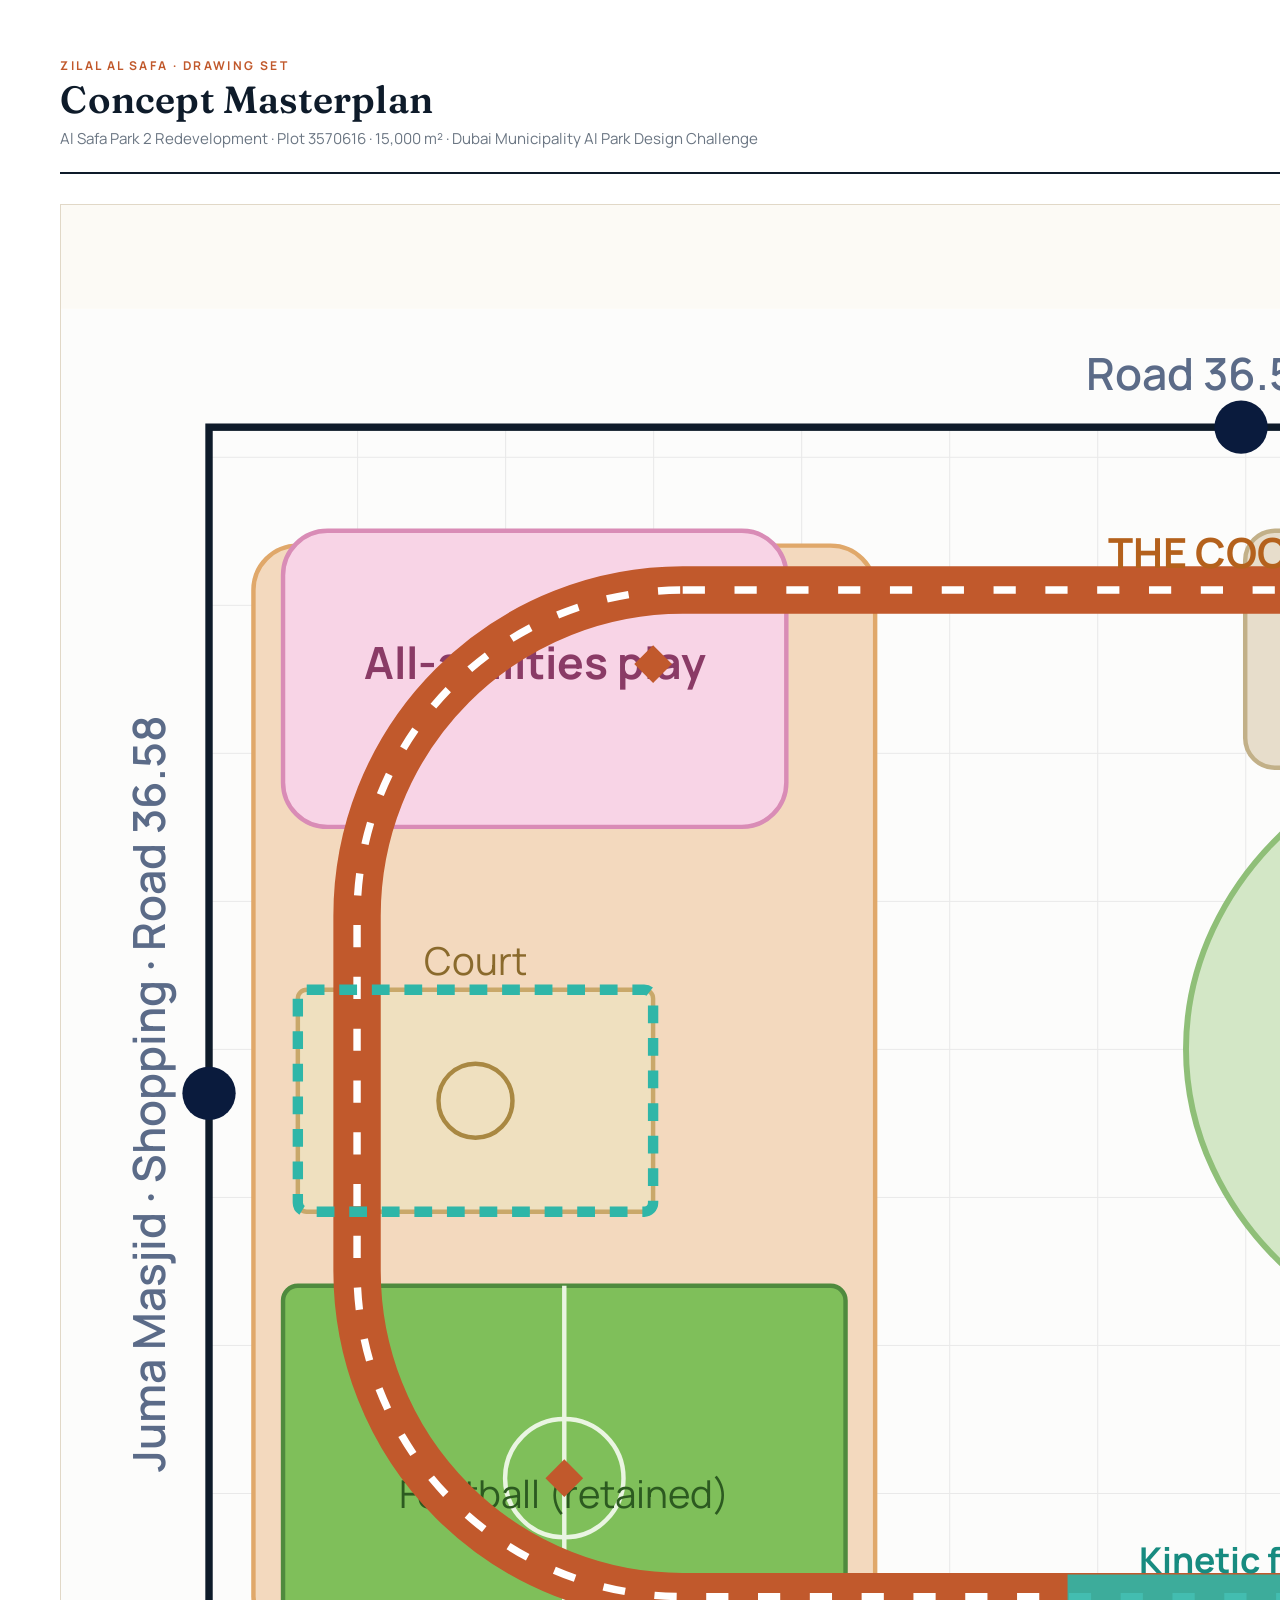
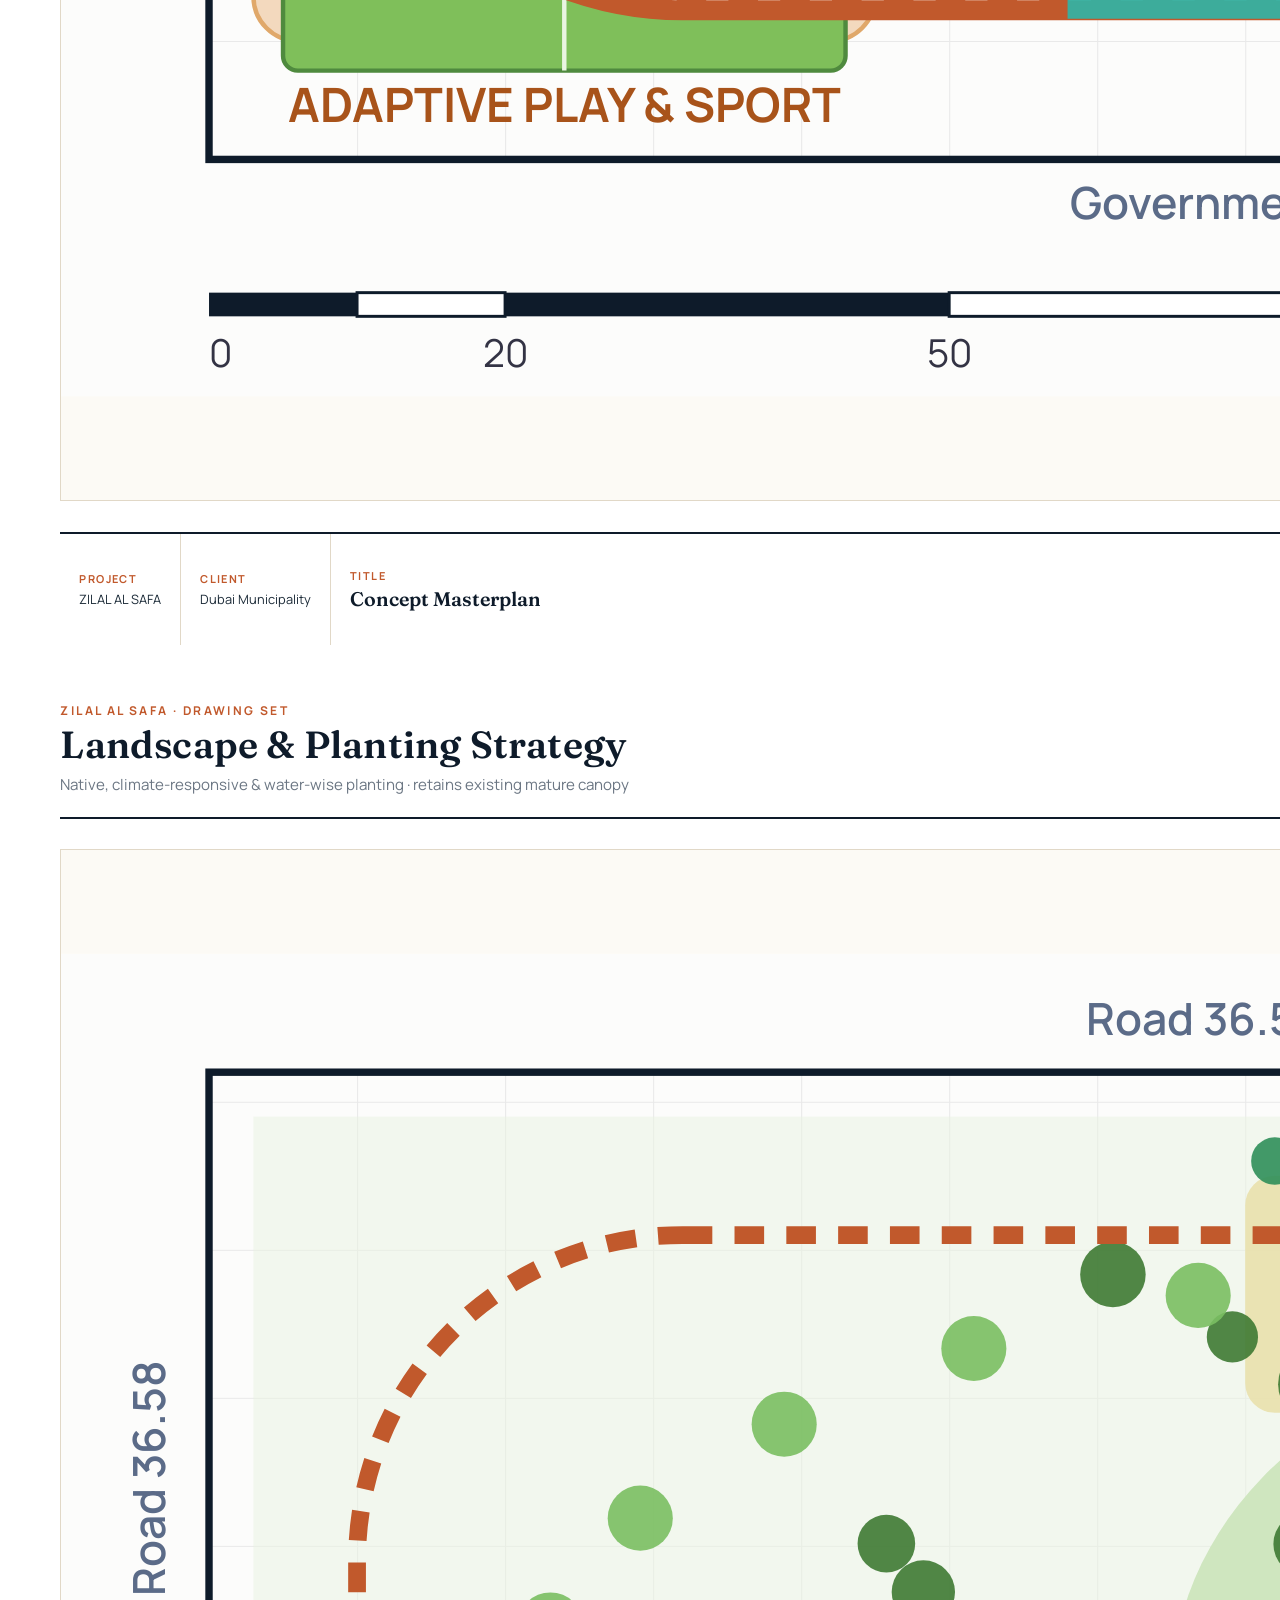
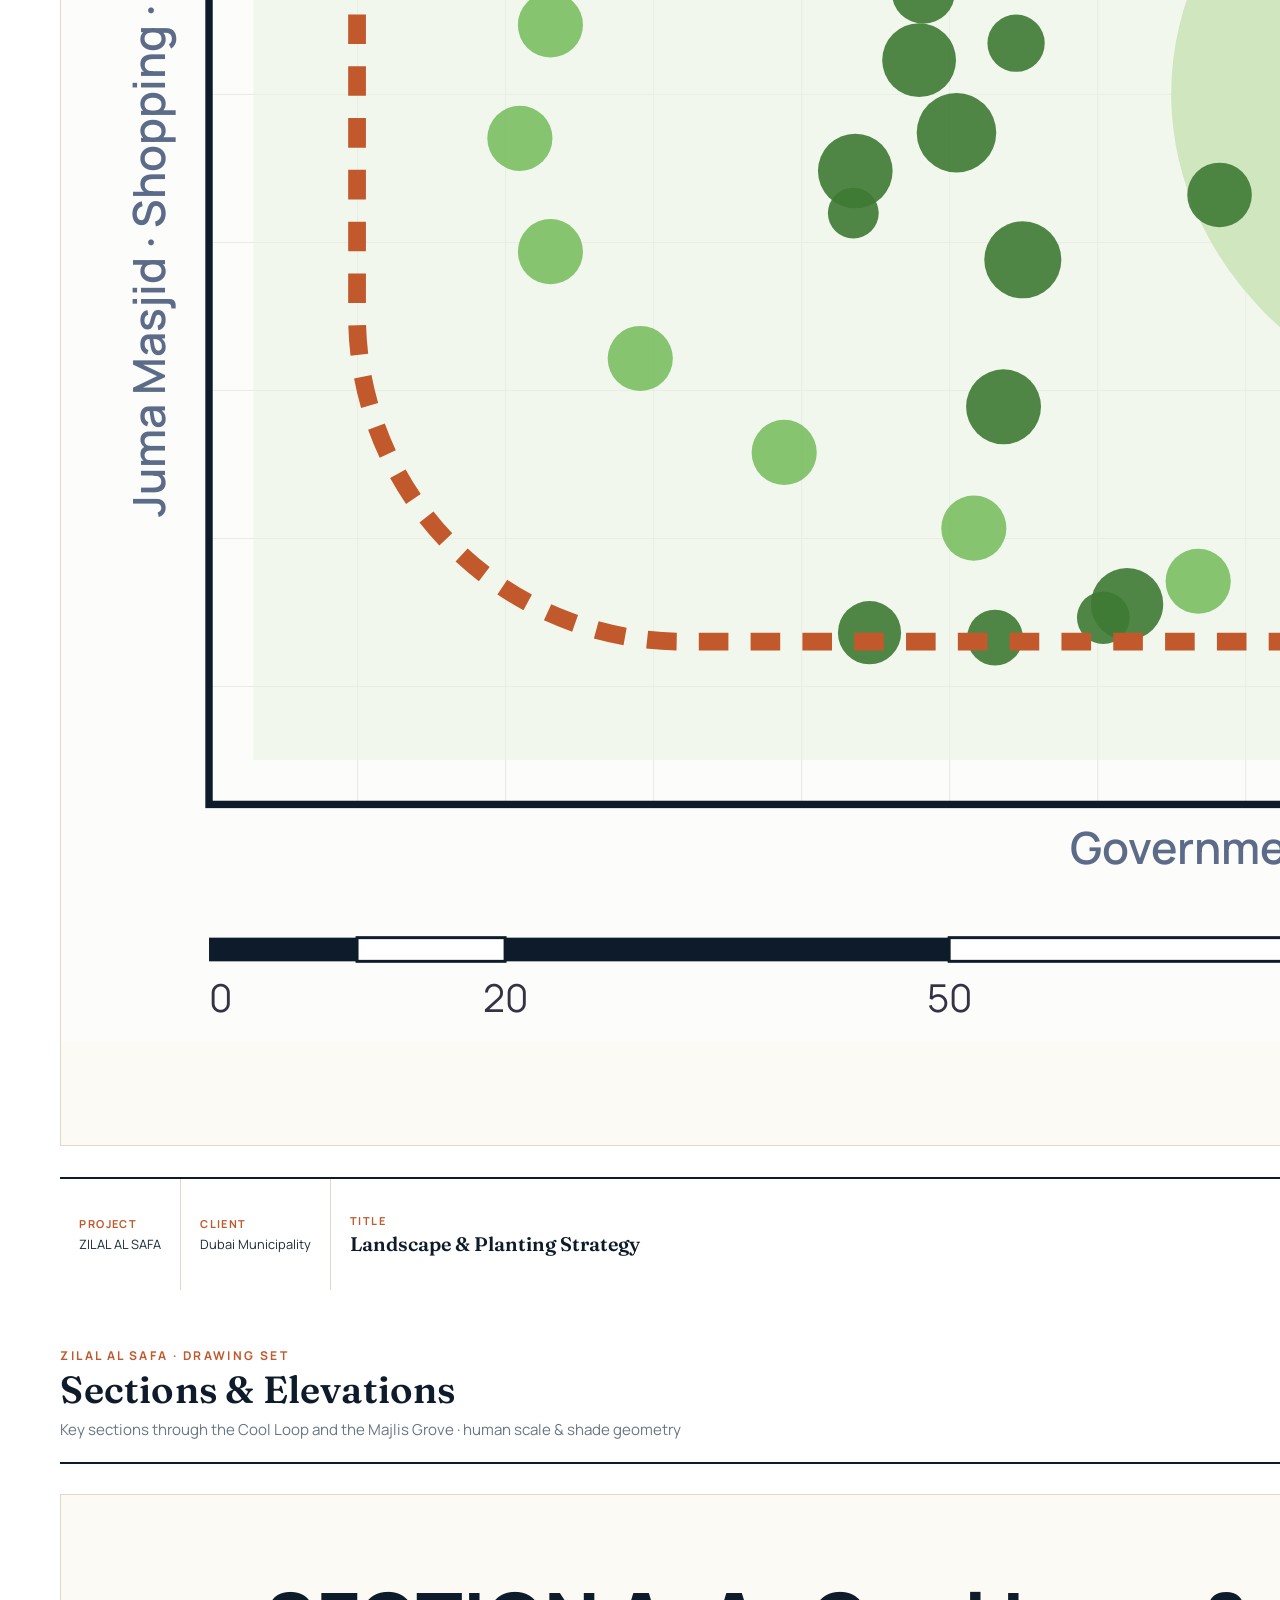
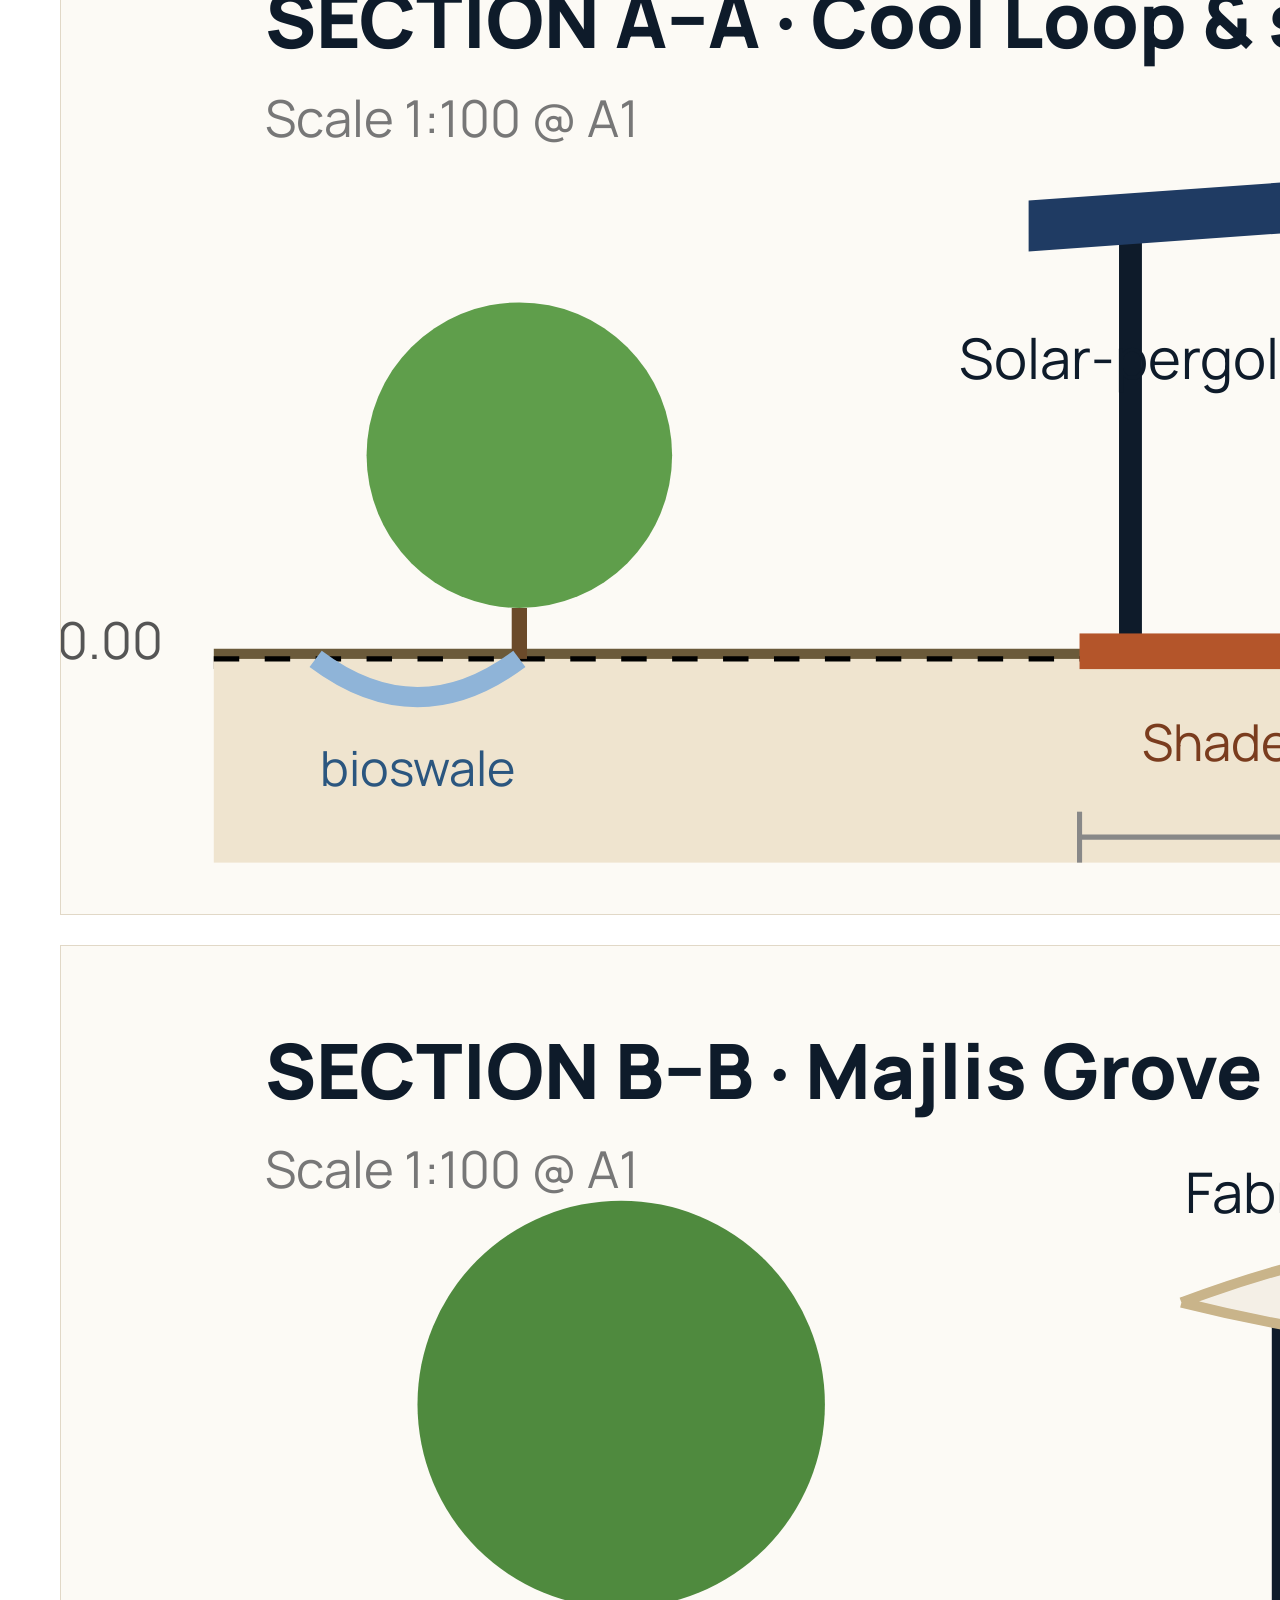
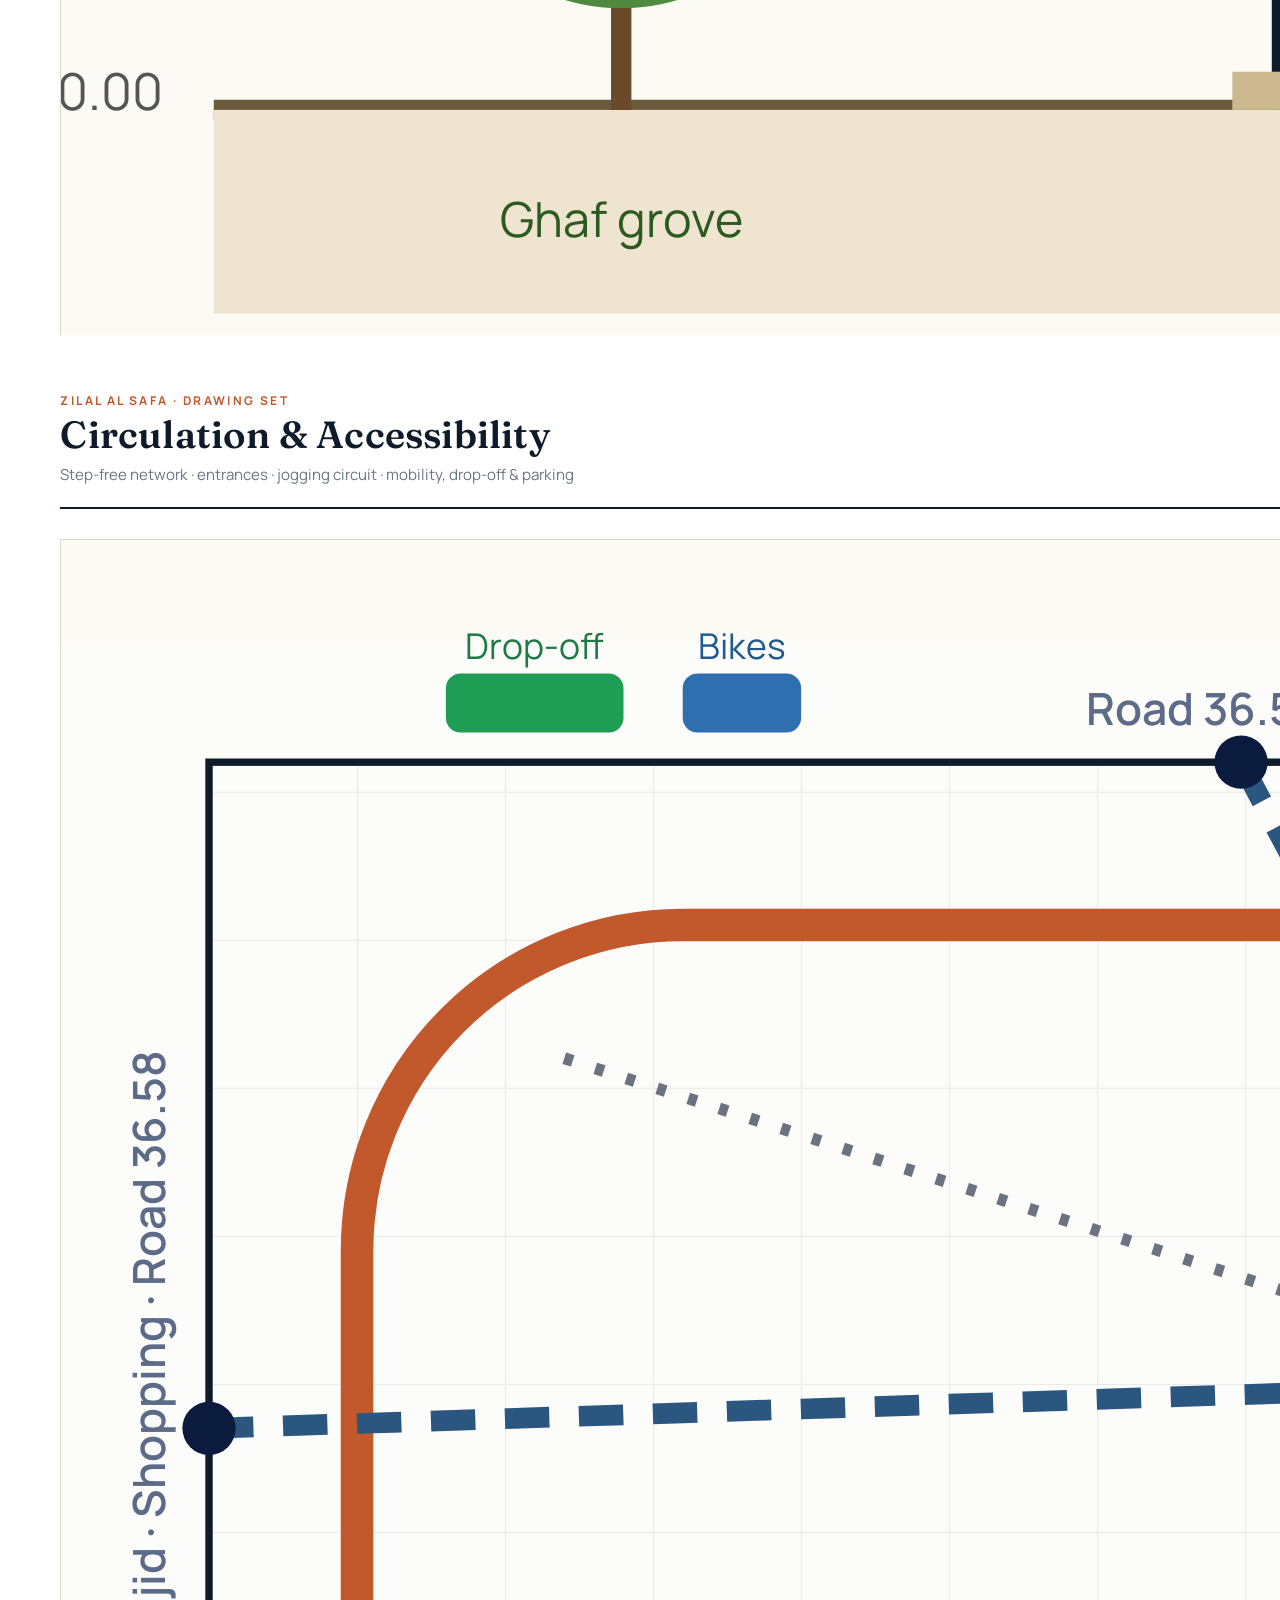
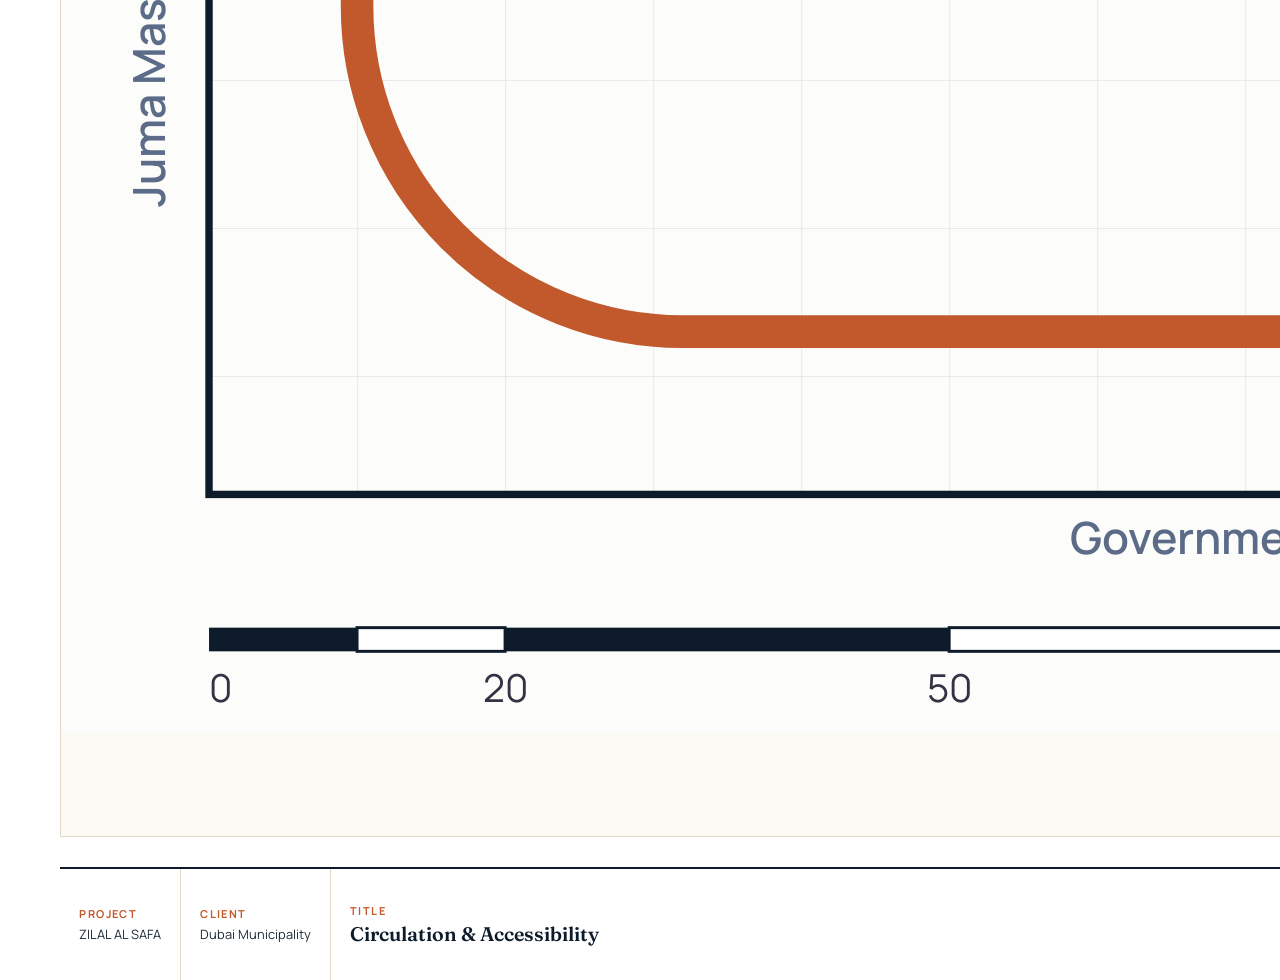
<file: drawings/drawings.html>
<!doctype html><html lang="en"><head><meta charset="utf-8">
<title>ZILAL AL SAFA — Drawing Set</title>
<style>
  @import url('../assets/fonts/fonts.css');
  :root{--navy:#0E1B2A;--ink:#1c2b38;--orange:#C1592C;--green:#2F6F5E;--dgreen:#265646;
        --sand:#F5EFE4;--water:#cfe0ef;--line:#E1D8C7;--paper:#ffffff;--grid:#e7e7e7;--muted:#6b7683;}
  *{box-sizing:border-box;margin:0;padding:0}
  html,body{background:#7d7469;font-family:'Manrope',-apple-system,Arial,sans-serif;color:var(--ink)}
  .sheet{width:841mm;height:594mm;background:var(--paper);position:relative;overflow:hidden;
         page-break-after:always;padding:15mm 16mm 0 16mm;display:flex;flex-direction:column}
  .sheet:last-child{page-break-after:auto}
  .head{display:flex;justify-content:space-between;align-items:flex-end;border-bottom:2px solid var(--navy);padding-bottom:6mm}
  .head .kick{font-size:3.2mm;letter-spacing:2.4px;text-transform:uppercase;color:var(--orange);font-weight:700;margin-bottom:2mm}
  .head .t1{font-family:'Fraunces',Georgia,serif;font-size:10mm;font-weight:600;letter-spacing:.2px;color:var(--navy);line-height:1}
  .head .t2{font-size:4mm;color:var(--muted);margin-top:2.5mm}
  .head .kbox{text-align:right;font-size:3.5mm;color:var(--muted);line-height:1.55}
  .head .kbox b{color:var(--navy);font-weight:700}
  .canvas{flex:1;display:flex;gap:8mm;padding:8mm 0}
  .draw{flex:1;border:1px solid var(--line);position:relative;background:#fcfaf5}
  .side{width:72mm;display:flex;flex-direction:column;gap:5mm}
  .panel{border:1px solid var(--line);background:#fcfaf5;padding:5mm 5.5mm;border-radius:2mm}
  .panel h3{font-family:'Fraunces',Georgia,serif;font-size:4.6mm;color:var(--navy);font-weight:600;margin-bottom:3mm;letter-spacing:.2px}
  .lg{font-size:3.5mm;line-height:1.7;color:#37424e}
  .lg .row{display:flex;align-items:center;gap:3mm;margin-bottom:1.6mm}
  .sw{width:6mm;height:4mm;border-radius:1mm;border:1px solid #0002;flex:none}
  .foot{height:30mm;border-top:2px solid var(--navy);display:flex;font-size:3.4mm}
  .foot .cell{border-right:1px solid var(--line);padding:4mm 5mm;display:flex;flex-direction:column;justify-content:center;gap:1mm}
  .foot .cell b{color:var(--orange);font-size:2.9mm;font-weight:700;letter-spacing:1.4px;text-transform:uppercase}
  .foot .cell .big{font-family:'Fraunces',Georgia,serif;font-size:5.2mm;font-weight:600;color:var(--navy)}
  .foot .cell span{color:var(--ink)}
  .foot .grow{flex:1}
  svg{width:100%;height:100%;display:block}
  .zlab{font-weight:700}
  text{font-family:'Manrope',"DejaVu Sans",Arial,sans-serif}
  .note{font-size:3.2mm;color:var(--muted);margin-top:2mm;line-height:1.5}
  table.pal{width:100%;border-collapse:collapse;font-size:3.2mm}
  table.pal td{padding:1.6mm 1mm;border-bottom:1px solid #eee;vertical-align:top}
  table.pal .bot{font-weight:700;color:var(--navy)}
</style></head>
<body>

<!-- ============ SHEET 1 — MASTERPLAN ============ -->
<div class="sheet">
  <div class="head">
    <div><div class="kick">Zilal Al Safa · Drawing Set</div><div class="t1">Concept Masterplan</div>
      <div class="t2">Al Safa Park 2 Redevelopment · Plot 3570616 · 15,000 m² · Dubai Municipality AI Park Design Challenge</div></div>
    <div class="kbox"><b>Drawing</b> L-101 · Masterplan<br><b>Scale</b> 1:250 @ A1 · <b>North</b> ↖ true<br><b>Rev</b> A · Concept + Preliminary</div>
  </div>
  <div class="canvas">
    <div class="draw" id="mp"></div>
    <div class="side">
      <div class="panel"><h3>Zones</h3><div class="lg">
        <div class="row"><span class="sw" style="background:#f3d9be;border-color:#e0a86a"></span>Adaptive Play &amp; Sport</div>
        <div class="row"><span class="sw" style="background:#d3e7c6;border-color:#8fbf78"></span>Majlis Grove (social core)</div>
        <div class="row"><span class="sw" style="background:var(--water);border-color:#8fb4d8"></span>Sponge Garden (bioswales)</div>
        <div class="row"><span class="sw" style="background:#fff2cf;border-color:#e3c96b"></span>Market · café · services</div>
        <div class="row"><span class="sw" style="background:#e7ddcb;border-color:#c2b088"></span>Event lawn / plaza</div>
        <div class="row"><span class="sw" style="background:none;border:2px solid var(--orange)"></span>Cool Loop — jogging ≈1 km</div>
        <div class="row"><span class="sw" style="background:var(--navy);border:none"></span>Solar canopy spine (PV)</div>
        <div class="row"><span class="sw" style="background:#0a1b3d;border-radius:50%"></span>Identity gateway (×4)</div>
        <div class="row"><span class="sw" style="background:#C1592C;transform:rotate(45deg)"></span>Comfort Brain sensor node</div>
        <div class="row"><span class="sw" style="background:none;border:2px solid #2fb6a8"></span>"Every Step Counts" kinetic floor</div>
        <div class="row"><span class="sw" style="background:none;border:2px dashed #b8791f"></span>Kinetic mashrabiya canopy</div>
      </div></div>
      <div class="panel"><h3>Programme areas (approx.)</h3><div class="lg">
        Total site <b>15,000 m²</b><br>
        Shaded circulation ≈ 3,100 m²<br>
        Majlis Grove &amp; plaza ≈ 2,600 m²<br>
        Play &amp; sport (retained+new) ≈ 3,000 m²<br>
        Sponge Garden &amp; planting ≈ 3,800 m²<br>
        Market/café/services ≈ 900 m²<br>
        Leasable (commercial) ≈ 15%
      </div></div>
      <div class="panel" style="flex:1"><h3>Design intent</h3>
        <div class="lg">A shaded Cool Loop wraps the whole park; the quiet Majlis Grove sits in the cool core under a sun-tracking <b>kinetic mashrabiya</b>; sport is retained at the SW end; the Sponge Garden lines the school edge. A network of <b>Comfort Brain</b> sensor nodes and two <b>"Every Step Counts"</b> kinetic-floor zones (court + a Cool-Loop stretch) make the park interactive and self-tuning. One identity gateway addresses each neighbour.</div>
        <div class="note">Concept-level to-scale layout. Areas indicative; to be coordinated with survey &amp; services.</div>
      </div>
    </div>
  </div>
  <div class="foot">
    <div class="cell"><b>Project</b><span>ZILAL AL SAFA</span></div>
    <div class="cell"><b>Client</b><span>Dubai Municipality</span></div>
    <div class="cell grow"><b>Title</b><span class="big">Concept Masterplan</span></div>
    <div class="cell"><b>Scale</b><span>1:250 @ A1</span></div>
    <div class="cell"><b>Date</b><span>2026</span></div>
    <div class="cell"><b>Drawing No.</b><span class="big">L-101</span></div>
  </div>
</div>

<!-- ============ SHEET 2 — LANDSCAPE & PLANTING ============ -->
<div class="sheet">
  <div class="head">
    <div><div class="kick">Zilal Al Safa · Drawing Set</div><div class="t1">Landscape &amp; Planting Strategy</div>
      <div class="t2">Native, climate-responsive &amp; water-wise planting · retains existing mature canopy</div></div>
    <div class="kbox"><b>Drawing</b> L-201 · Planting<br><b>Scale</b> 1:250 @ A1 · <b>North</b> ↖ true<br><b>Rev</b> A</div>
  </div>
  <div class="canvas">
    <div class="draw" id="pp"></div>
    <div class="side">
      <div class="panel"><h3>Planting palette</h3>
        <table class="pal">
          <tr><td class="bot">Signature &amp; shade trees</td></tr>
          <tr><td>Ghaf <i>(Prosopis cineraria)</i> — UAE national tree, deep-rooted, low water</td></tr>
          <tr><td>Sidr <i>(Ziziphus spina-christi)</i> — dense shade, cultural value</td></tr>
          <tr><td>Date Palm <i>(Phoenix dactylifera)</i> — avenues &amp; identity</td></tr>
          <tr><td>Damas, Neem, Al Markh — fast canopy &amp; wind buffer</td></tr>
          <tr><td class="bot">Shrubs &amp; groundcovers</td></tr>
          <tr><td>Desert Cassia, Tecoma, Leptadenia, Salvadora</td></tr>
          <tr><td>Native grasses &amp; wildflower meadow (seasonal)</td></tr>
          <tr><td class="bot">Bioswale / Sponge Garden</td></tr>
          <tr><td>Halophytes &amp; rain-garden species tolerant of pulse irrigation</td></tr>
        </table>
      </div>
      <div class="panel"><h3>Water strategy</h3><div class="lg">
        Xeriscape zoning · subsurface drip · AC-condensate &amp; treated greywater harvesting · bioswales for stormwater · soil-moisture sensors. <b>Irrigation demand −41%</b> vs. a conventional turf park.
      </div></div>
      <div class="panel" style="flex:1"><h3>Legend</h3><div class="lg">
        <div class="row"><span class="sw" style="background:#3f7a34"></span>Existing mature tree (retained)</div>
        <div class="row"><span class="sw" style="background:#7bbf62"></span>New shade / signature tree</div>
        <div class="row"><span class="sw" style="background:#cfe6bf"></span>Shrub &amp; groundcover beds</div>
        <div class="row"><span class="sw" style="background:#e9dfa6"></span>Native meadow / lawn</div>
        <div class="row"><span class="sw" style="background:var(--water)"></span>Bioswale / rain garden</div>
      </div></div>
    </div>
  </div>
  <div class="foot">
    <div class="cell"><b>Project</b><span>ZILAL AL SAFA</span></div>
    <div class="cell"><b>Client</b><span>Dubai Municipality</span></div>
    <div class="cell grow"><b>Title</b><span class="big">Landscape &amp; Planting Strategy</span></div>
    <div class="cell"><b>Scale</b><span>1:250 @ A1</span></div>
    <div class="cell"><b>Date</b><span>2026</span></div>
    <div class="cell"><b>Drawing No.</b><span class="big">L-201</span></div>
  </div>
</div>

<!-- ============ SHEET 3 — SECTIONS ============ -->
<div class="sheet">
  <div class="head">
    <div><div class="kick">Zilal Al Safa · Drawing Set</div><div class="t1">Sections &amp; Elevations</div>
      <div class="t2">Key sections through the Cool Loop and the Majlis Grove · human scale &amp; shade geometry</div></div>
    <div class="kbox"><b>Drawing</b> L-301 · Sections<br><b>Scale</b> 1:100 @ A1<br><b>Rev</b> A</div>
  </div>
  <div class="canvas" style="flex-direction:column">
    <div class="draw" id="secA" style="flex:1"></div>
    <div class="draw" id="secB" style="flex:1"></div>
  </div>
  <div class="foot">
    <div class="cell"><b>Project</b><span>ZILAL AL SAFA</span></div>
    <div class="cell"><b>Client</b><span>Dubai Municipality</span></div>
    <div class="cell grow"><b>Title</b><span class="big">Sections A-A &amp; B-B</span></div>
    <div class="cell"><b>Scale</b><span>1:100 @ A1</span></div>
    <div class="cell"><b>Date</b><span>2026</span></div>
    <div class="cell"><b>Drawing No.</b><span class="big">L-301</span></div>
  </div>
</div>

<!-- ============ SHEET 4 — CIRCULATION & ACCESSIBILITY ============ -->
<div class="sheet">
  <div class="head">
    <div><div class="kick">Zilal Al Safa · Drawing Set</div><div class="t1">Circulation &amp; Accessibility</div>
      <div class="t2">Step-free network · entrances · jogging circuit · mobility, drop-off &amp; parking</div></div>
    <div class="kbox"><b>Drawing</b> L-401 · Circulation<br><b>Scale</b> 1:250 @ A1 · <b>North</b> ↖ true<br><b>Rev</b> A</div>
  </div>
  <div class="canvas">
    <div class="draw" id="cc"></div>
    <div class="side">
      <div class="panel"><h3>Access &amp; mobility</h3><div class="lg">
        <div class="row"><span class="sw" style="background:none;border:2px solid var(--orange)"></span>Jogging circuit ≈ 1 km (shaded)</div>
        <div class="row"><span class="sw" style="background:none;border:2px dashed #2b567f"></span>Primary promenade (step-free)</div>
        <div class="row"><span class="sw" style="background:none;border:2px dotted #6b7280"></span>Secondary paths</div>
        <div class="row"><span class="sw" style="background:#0a1b3d;border-radius:50%"></span>Gateway entrance (×4)</div>
        <div class="row"><span class="sw" style="background:#1f9d55"></span>Accessible drop-off</div>
        <div class="row"><span class="sw" style="background:#2f6fb0"></span>Bicycle parking</div>
      </div></div>
      <div class="panel" style="flex:1"><h3>Universal design</h3><div class="lg">
        All primary routes step-free, max 1:20 gradient, tactile paving &amp; rest nodes ≤ 60 m apart, high-contrast bilingual wayfinding, shaded seating along the loop, accessible WCs and an all-abilities playground — designed to national &amp; international accessibility standards for People of Determination.
        <div class="note">Direct step-free link to the Governmental Health Center gateway.</div>
      </div></div>
    </div>
  </div>
  <div class="foot">
    <div class="cell"><b>Project</b><span>ZILAL AL SAFA</span></div>
    <div class="cell"><b>Client</b><span>Dubai Municipality</span></div>
    <div class="cell grow"><b>Title</b><span class="big">Circulation &amp; Accessibility</span></div>
    <div class="cell"><b>Scale</b><span>1:250 @ A1</span></div>
    <div class="cell"><b>Date</b><span>2026</span></div>
    <div class="cell"><b>Drawing No.</b><span class="big">L-401</span></div>
  </div>
</div>

<script>
// ---------- shared base plan (metre coordinate system) ----------
// Plot 166 x 90 m, drawn orthogonally. Origin margin 10m.
const OX=10, OY=8, W=166, H=90;
function svgOpen(){return `<svg viewBox="0 0 186 114" preserveAspectRatio="xMidYMid meet">`;}
function defs(){return `<defs>
  <pattern id="grid" width="10" height="10" patternUnits="userSpaceOnUse">
    <path d="M10 0H0V10" fill="none" stroke="#e9e9e9" stroke-width="0.15"/></pattern>
  <pattern id="hatchW" width="2.4" height="2.4" patternTransform="rotate(45)" patternUnits="userSpaceOnUse">
    <line x1="0" y1="0" x2="0" y2="2.4" stroke="#8fb4d8" stroke-width="0.4"/></pattern>
  <pattern id="pave" width="3" height="3" patternUnits="userSpaceOnUse">
    <rect width="3" height="3" fill="#efe9dd"/><path d="M3 0H0V3" fill="none" stroke="#e0d7c4" stroke-width="0.2"/></pattern>
  <marker id="arr" markerWidth="6" markerHeight="6" refX="3" refY="3" orient="auto">
    <path d="M0 0L6 3L0 6Z" fill="#0E1B2A"/></marker>
</defs>`;}
function frameGrid(){
  return `<rect x="0" y="0" width="186" height="114" fill="#fcfcfb"/>
   <rect x="${OX}" y="${OY}" width="${W}" height="${H}" fill="url(#grid)"/>
   <rect x="${OX}" y="${OY}" width="${W}" height="${H}" fill="none" stroke="#0E1B2A" stroke-width="0.5"/>`;
}
function northScale(){
  // north arrow (points up-left ~ true NW) + scale bar (0-10-20-50 m)
  return `<g transform="translate(176,14)"><line x1="0" y1="6" x2="0" y2="-6" stroke="#0E1B2A" stroke-width="0.6" marker-end="url(#arr)" transform="rotate(-35)"/>
     <text x="-1.5" y="10" font-size="3.2" fill="#0E1B2A" font-weight="700">N</text></g>
   <g transform="translate(${OX},${OY+H+9})" font-size="2.6" fill="#334">
     <rect x="0" y="0" width="10" height="1.6" fill="#0E1B2A"/><rect x="10" y="0" width="10" height="1.6" fill="#fff" stroke="#0E1B2A" stroke-width="0.2"/>
     <rect x="20" y="0" width="30" height="1.6" fill="#0E1B2A"/><rect x="50" y="0" width="50" height="1.6" fill="#fff" stroke="#0E1B2A" stroke-width="0.2"/>
     <text x="0" y="5">0</text><text x="18.5" y="5">20</text><text x="48.5" y="5">50</text><text x="98" y="5">100 m</text></g>`;
}
function edgeLabels(){
  return `<g font-size="3" fill="#5b6b88" font-weight="600">
    <text x="${OX+W/2}" y="${OY-2.5}" text-anchor="middle">Road 36.58 · Villas · Public parking</text>
    <text x="${OX+W/2}" y="${OY+H+4}" text-anchor="middle">Governmental Intermediate School</text>
    <text x="${OX-3}" y="${OY+H/2}" text-anchor="middle" transform="rotate(-90 ${OX-3} ${OY+H/2})">Juma Masjid · Shopping · Road 36.58</text>
    <text x="${OX+W+3}" y="${OY+H/2}" text-anchor="middle" transform="rotate(90 ${OX+W+3} ${OY+H/2})">Governmental Health Center</text></g>`;
}
// Cool Loop path (rounded rectangle inset 9 m). Used across sheets.
const LX=OX+10, LY=OY+11, LW=W-20, LH=H-22, LR=22;
function coolLoopPath(stroke,w,dash){
  return `<rect x="${LX}" y="${LY}" width="${LW}" height="${LH}" rx="${LR}" fill="none" stroke="${stroke}" stroke-width="${w}" ${dash?`stroke-dasharray="${dash}"`:''}/>`;
}
function gateways(){
  const g=[[OX+W*0.42,OY],[OX+W*0.6,OY+H],[OX,OY+H*0.5],[OX+W,OY+H*0.5]];
  return `<g fill="#0a1b3d">`+g.map(p=>`<circle cx="${p[0]}" cy="${p[1]}" r="1.8"/>`).join('')+`</g>`;
}
function tree(cx,cy,r,c){return `<circle cx="${cx}" cy="${cy}" r="${r}" fill="${c}" opacity="0.9"/>`;}
function trees(list){return `<g>`+list.map(t=>tree(t[0],t[1],t[2],t[3]||'#5F9E4B')).join('')+`</g>`;}

// ---------- MASTERPLAN ----------
function masterplan(){
  let s=svgOpen()+defs()+frameGrid();
  // Adaptive Play & Sport (SW/left end)
  s+=`<rect x="${OX+3}" y="${OY+8}" width="42" height="${H-16}" rx="3" fill="#f3d9be" stroke="#e0a86a" stroke-width="0.3"/>`;
  // football pitch (retained)
  s+=`<rect x="${OX+5}" y="${OY+H-32}" width="38" height="26" rx="1" fill="#7fbf5a" stroke="#4f8a3e" stroke-width="0.3"/>
      <line x1="${OX+24}" y1="${OY+H-32}" x2="${OX+24}" y2="${OY+H-6}" stroke="#eaf5e2" stroke-width="0.3"/>
      <circle cx="${OX+24}" cy="${OY+H-19}" r="4" fill="none" stroke="#eaf5e2" stroke-width="0.3"/>
      <text x="${OX+24}" y="${OY+H-17}" font-size="2.6" fill="#2c5a20" text-anchor="middle">Football (retained)</text>`;
  // basketball court (retained)
  s+=`<rect x="${OX+6}" y="${OY+H-52}" width="24" height="15" rx="0.6" fill="#efe0bf" stroke="#c9a86a" stroke-width="0.3"/>
      <circle cx="${OX+18}" cy="${OY+H-44.5}" r="2.5" fill="none" stroke="#a98842" stroke-width="0.3"/>
      <text x="${OX+18}" y="${OY+H-53}" font-size="2.6" fill="#8a6a2c" text-anchor="middle">Court</text>`;
  // all-abilities play
  s+=`<rect x="${OX+5}" y="${OY+7}" width="34" height="20" rx="3" fill="#f8d4e6" stroke="#d98cb6" stroke-width="0.3"/>
      <text x="${OX+22}" y="${OY+17}" font-size="3" fill="#8a3b66" text-anchor="middle" class="zlab">All-abilities play</text>`;
  s+=`<text x="${OX+24}" y="${OY+H-2.5}" font-size="3.2" fill="#a8531a" text-anchor="middle" class="zlab">ADAPTIVE PLAY &amp; SPORT</text>`;
  // Majlis Grove core
  s+=`<ellipse cx="${OX+92}" cy="${OY+42}" rx="26" ry="22" fill="#d3e7c6" stroke="#8fbf78" stroke-width="0.4"/>`;
  s+=trees([[OX+82,OY+36,3.2,'#5F9E4B'],[OX+98,OY+34,4,'#4f8a3e'],[OX+92,OY+48,3.6,'#5F9E4B'],[OX+104,OY+45,2.8,'#4f8a3e'],[OX+80,OY+48,2.6,'#5F9E4B'],[OX+100,OY+52,2.4,'#4f8a3e']]);
  s+=`<text x="${OX+92}" y="${OY+43}" font-size="3.4" fill="#245018" text-anchor="middle" class="zlab">MAJLIS GROVE</text>`;
  // Event lawn / plaza (north of grove near entry)
  s+=`<rect x="${OX+70}" y="${OY+7}" width="44" height="16" rx="2" fill="#e7ddcb" stroke="#c2b088" stroke-width="0.3"/>
      <text x="${OX+92}" y="${OY+16}" font-size="2.8" fill="#6b5a2f" text-anchor="middle">Entry plaza · event lawn</text>`;
  // Market & café near entry
  s+=`<rect x="${OX+116}" y="${OY+7}" width="24" height="12" rx="1.5" fill="#fff2cf" stroke="#e3c96b" stroke-width="0.3"/>
      <text x="${OX+128}" y="${OY+14}" font-size="2.6" fill="#8a6d16" text-anchor="middle">Market · café</text>`;
  // Solar canopy spine (diagonal PV band)
  s+=`<g stroke="#0E1B2A" stroke-width="1.4" opacity="0.8">
      <line x1="${OX+118}" y1="${OY+26}" x2="${OX+150}" y2="${OY+34}"/>
      <line x1="${OX+116}" y1="${OY+32}" x2="${OX+150}" y2="${OY+40}"/>
      <line x1="${OX+118}" y1="${OY+38}" x2="${OX+148}" y2="${OY+46}"/></g>
      <text x="${OX+134}" y="${OY+24}" font-size="2.8" fill="#0E1B2A" text-anchor="middle" class="zlab">Solar canopy spine</text>`;
  // Sponge Garden (SE strip)
  s+=`<path d="M${OX+112} ${OY+H-24} q26 -5 52 2 v22 h-52 z" fill="url(#hatchW)" stroke="#8fb4d8" stroke-width="0.4"/>
      <text x="${OX+140}" y="${OY+H-3}" font-size="3" fill="#2b567f" text-anchor="middle" class="zlab">SPONGE GARDEN</text>`;
  // Services / prayer / WC near entry east
  s+=`<rect x="${OX+142}" y="${OY+7}" width="16" height="10" rx="1" fill="#ececec" stroke="#bbb" stroke-width="0.3"/>
      <text x="${OX+150}" y="${OY+13}" font-size="2.4" fill="#555" text-anchor="middle">Prayer · WC</text>`;
  // Dog run (SW corner outside sport)
  s+=`<rect x="${OX+3}" y="${OY+H-9}" width="0" height="0"/>`;
  // Cool loop + gateways + labels
  s+=coolLoopPath('#C1592C',3.2)+coolLoopPath('#fff',0.5,'1.5 2');
  s+=`<text x="${OX+92}" y="${LY-1.5}" font-size="2.8" fill="#b4611c" text-anchor="middle" class="zlab">THE COOL LOOP · shaded jogging circuit ≈ 1 km</text>`;
  // ---- Signature innovation callouts ----
  // Kinetic mashrabiya canopy over the Majlis Grove (zig-zag screen motif)
  s+=`<g opacity="0.9"><path d="M${OX+79} ${OY+29} l4.3 -2.4 l4.3 2.4 l4.3 -2.4 l4.3 2.4 l4.3 -2.4 l4.3 2.4" fill="none" stroke="#b8791f" stroke-width="0.5"/></g>
      <text x="${OX+92}" y="${OY+26.5}" font-size="2.4" fill="#b8791f" text-anchor="middle" class="zlab">Kinetic mashrabiya canopy</text>`;
  // "Every Step Counts" kinetic floor — under the retained court
  s+=`<rect x="${OX+6}" y="${OY+H-52}" width="24" height="15" rx="0.6" fill="none" stroke="#2fb6a8" stroke-width="0.7" stroke-dasharray="1.2 1"/>`;
  // "Every Step Counts" kinetic gallery — a signature stretch of the Cool Loop (south run)
  s+=`<line x1="${OX+58}" y1="${LY+LH}" x2="${OX+108}" y2="${LY+LH}" stroke="#2fb6a8" stroke-width="3" opacity="0.9"/>
      <text x="${OX+83}" y="${LY+LH-1.6}" font-size="2.4" fill="#178b80" text-anchor="middle" class="zlab">Kinetic floor — "Every Step Counts"</text>`;
  // Comfort Brain sensor nodes (small diamonds distributed across zones)
  const cb=[[OX+92,OY+42],[OX+24,OY+H-19],[OX+134,OY+34],[OX+141,OY+H-12],[OX+92,OY+15],[OX+30,OY+16],[OX+150,OY+12]];
  s+=`<g fill="#C1592C">`+cb.map(p=>`<rect x="${p[0]-0.9}" y="${p[1]-0.9}" width="1.8" height="1.8" transform="rotate(45 ${p[0]} ${p[1]})"/>`).join('')+`</g>`;
  s+=gateways()+edgeLabels()+northScale();
  return s+`</svg>`;
}

// ---------- PLANTING ----------
function planting(){
  let s=svgOpen()+defs()+frameGrid();
  // base zones lightly
  s+=`<rect x="${OX+3}" y="${OY+3}" width="${W-6}" height="${H-6}" fill="#eaf3e2" opacity="0.5"/>`;
  // meadow / lawn patches
  s+=`<rect x="${OX+70}" y="${OY+7}" width="44" height="16" rx="2" fill="#e9dfa6" opacity="0.8"/>`;
  // shrub beds
  s+=`<ellipse cx="${OX+92}" cy="${OY+42}" rx="27" ry="23" fill="#cfe6bf"/>`;
  // bioswale
  s+=`<path d="M${OX+108} ${OY+H-26} q30 -6 58 2 v24 h-58 z" fill="url(#hatchW)" stroke="#8fb4d8" stroke-width="0.4"/>`;
  // existing retained trees (dark) — scattered where DWG shows dense canopy (centre/east)
  const ex=[];
  for(let i=0;i<70;i++){const x=OX+40+Math.random()*120, y=OY+8+Math.random()*74; ex.push([x,y,1.6+Math.random()*1.2,'#3f7a34']);}
  s+=trees(ex);
  // new signature trees along loop & avenues (lighter green, bigger)
  const nw=[];
  for(let i=0;i<26;i++){const t=i/26*Math.PI*2; const x=OX+92+(LW/2-2)*Math.cos(t); const y=OY+45+(LH/2-2)*Math.sin(t); nw.push([x,y,2.2,'#7bbf62']);}
  s+=trees(nw);
  // palm avenue along entry
  for(let i=0;i<8;i++){s+=tree(OX+72+i*5.5,OY+6,1.6,'#2f8f5a');}
  s+=coolLoopPath('#C1592C',1.2,'2 1.5');
  s+=edgeLabels()+northScale();
  s+=`<g font-size="3" fill="#245018" font-weight="700">
      <text x="${OX+92}" y="${OY+43}">Grove planting</text>
      <text x="${OX+138}" y="${OY+H-10}" text-anchor="middle" fill="#2b567f">Bioswale</text></g>`;
  return s+`</svg>`;
}

// ---------- SECTIONS ---------- (1:100, own coordinate space)
function sectionA(){
  // Section A-A through the Cool Loop: pergola + PV + track + planting. 40m wide, 12m tall drawing
  const g='#c9c9c9';
  let s=`<svg viewBox="0 0 120 40" preserveAspectRatio="xMidYMid meet">`;
  // ground
  s+=`<line x1="6" y1="30" x2="114" y2="30" stroke="#6b5a3a" stroke-width="0.8"/>
      <rect x="6" y="30" width="108" height="8" fill="#efe4cf"/>`;
  // level line
  s+=`<line x1="6" y1="30" x2="114" y2="30" stroke="#000" stroke-width="0.2" stroke-dasharray="1 1"/>
      <text x="4" y="30" font-size="2" fill="#555" text-anchor="end">±0.00</text>`;
  // pergola posts + PV canopy over track (track from x=40..78)
  s+=`<g stroke="#0E1B2A" stroke-width="0.9" fill="none">
      <line x1="42" y1="30" x2="42" y2="12"/><line x1="76" y1="30" x2="76" y2="12"/>
      <line x1="59" y1="30" x2="59" y2="12"/></g>`;
  // PV canopy (tilted)
  s+=`<polygon points="38,12 80,9 80,11 38,14" fill="#1f3b63"/>
      <text x="59" y="19" font-size="2.2" fill="#0E1B2A" text-anchor="middle">Solar-pergola canopy (PV) — full shade at 15:00</text>`;
  // track
  s+=`<rect x="40" y="29" width="38" height="1.4" fill="#b4552a"/><text x="59" y="34" font-size="2" fill="#7a3c1e" text-anchor="middle">Shaded jogging / walking track (4 m)</text>`;
  // people (1.7m ~ scale: 1 unit=1m? here 40 tall for ~12m -> use ~ scale) draw simple figures
  function person(x){return `<g stroke="#333" stroke-width="0.5" fill="none"><circle cx="${x}" cy="25.5" r="0.9" fill="#333" stroke="none"/><line x1="${x}" y1="26.4" x2="${x}" y2="29.5"/><line x1="${x}" y1="27.4" x2="${x-1}" y2="28.8"/><line x1="${x}" y1="27.4" x2="${x+1}" y2="28.8"/><line x1="${x}" y1="29.5" x2="${x-1}" y2="30"/><line x1="${x}" y1="29.5" x2="${x+1}" y2="30"/></g>`;}
  s+=person(50)+person(68);
  // trees either side
  s+=`<g fill="#5F9E4B"><circle cx="18" cy="22" r="6"/><circle cx="100" cy="23" r="5"/></g>
      <line x1="18" y1="28" x2="18" y2="30" stroke="#6b4a2a" stroke-width="0.6"/><line x1="100" y1="28" x2="100" y2="30" stroke="#6b4a2a" stroke-width="0.6"/>`;
  // bioswale left, seating right
  s+=`<path d="M10 30 q4 3 8 0" fill="none" stroke="#8fb4d8" stroke-width="0.8"/><text x="14" y="35" font-size="1.9" fill="#2b567f" text-anchor="middle">bioswale</text>`;
  // dimensions
  s+=`<g stroke="#888" stroke-width="0.2"><line x1="40" y1="37" x2="78" y2="37"/><line x1="40" y1="36" x2="40" y2="38"/><line x1="78" y1="36" x2="78" y2="38"/></g><text x="59" y="39.3" font-size="1.9" fill="#555" text-anchor="middle">4.0 m track + 2×2 m verge</text>`;
  s+=`<text x="8" y="6" font-size="3" fill="#0E1B2A" font-weight="800">SECTION A–A · Cool Loop &amp; solar pergola</text><text x="8" y="9.5" font-size="2" fill="#777">Scale 1:100 @ A1</text>`;
  return s+`</svg>`;
}
function sectionB(){
  let s=`<svg viewBox="0 0 120 40" preserveAspectRatio="xMidYMid meet">`;
  s+=`<line x1="6" y1="30" x2="114" y2="30" stroke="#6b5a3a" stroke-width="0.8"/><rect x="6" y="30" width="108" height="8" fill="#efe4cf"/>`;
  s+=`<text x="4" y="30" font-size="2" fill="#555" text-anchor="end">±0.00</text>`;
  // majlis shade structure (fabric canopy) center
  s+=`<g stroke="#0E1B2A" stroke-width="0.9" fill="none"><line x1="48" y1="30" x2="48" y2="14"/><line x1="72" y1="30" x2="72" y2="14"/></g>
      <path d="M44 14 q16 -6 32 0 q-16 4 -32 0" fill="#f4efe6" stroke="#c9b48a" stroke-width="0.4"/>
      <text x="60" y="10.5" font-size="2.2" fill="#0E1B2A" text-anchor="middle">Fabric shade canopy over majlis</text>`;
  // majlis seating platform
  s+=`<rect x="46" y="28.5" width="28" height="1.5" fill="#cdb98f"/><text x="60" y="34" font-size="2" fill="#6b5a2f" text-anchor="middle">Shaded majlis seating</text>`;
  function person(x){return `<g stroke="#333" stroke-width="0.5" fill="none"><circle cx="${x}" cy="25.5" r="0.9" fill="#333" stroke="none"/><line x1="${x}" y1="26.4" x2="${x}" y2="29.5"/><line x1="${x}" y1="27.4" x2="${x-1}" y2="28.8"/><line x1="${x}" y1="27.4" x2="${x+1}" y2="28.8"/></g>`;}
  s+=person(54)+person(66);
  // grove trees (Ghaf/Sidr) taller
  s+=`<g fill="#4f8a3e"><circle cx="22" cy="18" r="8"/><circle cx="96" cy="20" r="7"/><circle cx="86" cy="22" r="5"/></g>
      <line x1="22" y1="26" x2="22" y2="30" stroke="#6b4a2a" stroke-width="0.8"/><line x1="96" y1="27" x2="96" y2="30" stroke="#6b4a2a" stroke-width="0.8"/>`;
  s+=`<text x="22" y="35" font-size="1.9" fill="#2c5a20" text-anchor="middle">Ghaf grove</text><text x="96" y="35" font-size="1.9" fill="#2c5a20" text-anchor="middle">Sidr</text>`;
  s+=`<text x="8" y="6" font-size="3" fill="#0E1B2A" font-weight="800">SECTION B–B · Majlis Grove (social core)</text><text x="8" y="9.5" font-size="2" fill="#777">Scale 1:100 @ A1</text>`;
  return s+`</svg>`;
}

// ---------- CIRCULATION ----------
function circulation(){
  let s=svgOpen()+defs()+frameGrid();
  // jogging loop
  s+=coolLoopPath('#C1592C',2.2);
  // primary promenade (cross axes, dashed)
  s+=`<g stroke="#2b567f" stroke-width="1.4" stroke-dasharray="3 2" fill="none">
      <path d="M${OX+W*0.42} ${OY} L${OX+92} ${OY+42} L${OX+W*0.6} ${OY+H}"/>
      <path d="M${OX} ${OY+H*0.5} L${OX+92} ${OY+42} L${OX+W} ${OY+H*0.5}"/></g>`;
  // secondary paths (dotted)
  s+=`<g stroke="#6b7280" stroke-width="0.8" stroke-dasharray="0.6 1.6" fill="none">
      <path d="M${OX+24} ${OY+20} L${OX+92} ${OY+42}"/>
      <path d="M${OX+140} ${OY+20} L${OX+92} ${OY+42} L${OX+140} ${OY+H-16}"/></g>`;
  // gateways
  s+=gateways();
  // drop-off (green) + bike parking (blue) at main entry (top-center)
  s+=`<rect x="${OX+16}" y="${OY-6}" width="12" height="4" rx="1" fill="#1f9d55"/><text x="${OX+22}" y="${OY-7}" font-size="2.4" fill="#1f7a45" text-anchor="middle">Drop-off</text>`;
  s+=`<rect x="${OX+32}" y="${OY-6}" width="8" height="4" rx="1" fill="#2f6fb0"/><text x="${OX+36}" y="${OY-7}" font-size="2.4" fill="#22598f" text-anchor="middle">Bikes</text>`;
  // labels
  s+=`<text x="${OX+92}" y="${LY-1.5}" font-size="2.8" fill="#b4611c" text-anchor="middle" class="zlab">Jogging circuit ≈ 1 km</text>`;
  s+=`<text x="${OX+W}" y="${OY+H*0.5-3}" font-size="2.6" fill="#1f7a45" text-anchor="end">→ Health Center link</text>`;
  s+=edgeLabels()+northScale();
  return s+`</svg>`;
}

document.getElementById('mp').innerHTML=masterplan();
document.getElementById('pp').innerHTML=planting();
document.getElementById('secA').innerHTML=sectionA();
document.getElementById('secB').innerHTML=sectionB();
document.getElementById('cc').innerHTML=circulation();
</script>
</body></html>
</file>
<file: boards/boards.css>
@import url('../assets/fonts/fonts.css');
@page{size:A1 landscape;margin:0}
:root{
  --navy:#0E1B2A;--navy2:#17324a;--orange:#C1592C;--sage:#2F6F5E;--green:#3f7a34;
  --ink:#1c2b38;--ink2:#3a4a5c;--muted:#6b7683;--line:#E7E0D2;--line2:#D8CFBD;--soft:#F7F2E8;--sand2:#FBF8F2;
}
*{box-sizing:border-box;margin:0;padding:0}
html,body{font-family:'Manrope',"Liberation Sans",Arial,sans-serif;color:var(--ink);-webkit-font-smoothing:antialiased}
.serif{font-family:'Fraunces',Georgia,serif}
.board{width:841mm;height:594mm;padding:19mm 22mm 15mm;position:relative;background:#fff;overflow:hidden;page-break-after:always;break-after:page;display:flex;flex-direction:column}
.board:last-child{page-break-after:avoid;break-after:auto}
/* header */
.bhead{display:flex;justify-content:space-between;align-items:flex-end;border-bottom:1px solid var(--line2);padding-bottom:5mm;margin-bottom:8mm;flex:0 0 auto;position:relative}
.bhead:after{content:"";position:absolute;left:0;bottom:-1px;width:44mm;height:2.6pt;background:var(--orange)}
.bhead .bl .k{font-size:12pt;letter-spacing:4px;color:var(--orange);font-weight:700;text-transform:uppercase}
.bhead .bl h1{font-family:'Fraunces',Georgia,serif;font-size:40pt;font-weight:600;color:var(--navy);line-height:1.0;margin-top:3mm;letter-spacing:.3px}
.bhead .br{text-align:right;font-size:12.5pt;color:var(--muted);line-height:1.5}
.bhead .br b{color:var(--navy);font-size:14pt;font-weight:700}
.bhead .br .bn{font-family:'Fraunces',Georgia,serif;font-size:34pt;color:var(--orange);font-weight:600;line-height:1}
.body{flex:1 1 auto;min-height:0;display:flex;flex-direction:column}
.bfoot{flex:0 0 auto;border-top:1px solid var(--line);margin-top:8mm;padding-top:4mm;display:flex;justify-content:space-between;font-size:10.5pt;color:var(--muted);letter-spacing:.4px}
.bfoot b{color:var(--navy);font-weight:700}
/* generic */
h2{font-family:'Fraunces',Georgia,serif;font-size:22pt;font-weight:600;color:var(--navy);margin-bottom:4mm}
h3{font-family:'Fraunces',Georgia,serif;font-size:15pt;font-weight:600;color:var(--navy);margin-bottom:2mm}
p{font-size:12.5pt;line-height:1.52;color:var(--ink2);margin-bottom:3mm}
.lead{font-family:'Fraunces',Georgia,serif;font-size:17pt;line-height:1.45;color:var(--ink);font-weight:400}
.muted{color:var(--muted)}
ul{margin-left:6mm}
li{font-size:12.5pt;line-height:1.5;margin-bottom:2mm;color:var(--ink2)}
li::marker{color:var(--orange)}
img{display:block;width:100%;height:100%;object-fit:cover;border-radius:4px}
figure{position:relative;overflow:hidden;border-radius:6px;border:1px solid var(--line)}
figcaption{position:absolute;left:0;right:0;bottom:0;background:linear-gradient(transparent,rgba(11,20,34,.85));color:#fff;font-size:11.5pt;padding:18mm 6mm 4mm;font-weight:600;letter-spacing:.2px}
.cols{display:flex;gap:10mm;height:100%}
.grid2{display:grid;grid-template-columns:1fr 1fr;gap:8mm;height:100%}
.grid3{display:grid;grid-template-columns:repeat(3,1fr);gap:7mm}
.grid4{display:grid;grid-template-columns:repeat(4,1fr);gap:6mm}
.card{background:var(--sand2);border:1px solid var(--line);border-left:3pt solid var(--orange);border-radius:6px;padding:5mm 6mm}
.card h3{color:var(--navy);font-size:14pt;margin-bottom:1.5mm}
.card p{font-size:11.5pt;margin:0;color:var(--ink2)}
.kpi{display:grid;grid-template-columns:repeat(4,1fr);gap:7mm;margin:6mm 0}
.kpi div{background:var(--navy);color:#fff;border-radius:8px;padding:6mm;text-align:center}
.kpi b{display:block;font-family:'Fraunces',Georgia,serif;font-size:30pt;font-weight:600;line-height:1;color:#eebf9c}
.kpi span{font-size:11pt;color:#c1cbd5;display:block;margin-top:2mm}
.pill{display:inline-block;background:var(--soft);border:1px solid var(--line2);color:var(--navy);border-radius:20px;padding:2mm 6mm;font-size:12pt;font-weight:600;margin:0 3mm 3mm 0}
table{width:100%;border-collapse:collapse;font-size:12pt}
th{background:transparent;color:var(--orange);text-align:left;padding:0 4mm 3mm;font-size:10.5pt;font-weight:700;letter-spacing:1.6px;text-transform:uppercase;border-bottom:2pt solid var(--navy)}
td{border-bottom:1px solid var(--line);padding:3mm 4mm;vertical-align:top;color:var(--ink2)}
tr:nth-child(even) td{background:var(--sand2)}
.wt{font-weight:700;color:var(--navy);white-space:nowrap}
.step{background:var(--sand2);border:1px solid var(--line);border-top:4pt solid var(--orange);border-radius:6px;padding:5mm}
.step b{color:var(--orange);font-size:12pt;letter-spacing:1px;font-weight:700}
.step h3{margin:2mm 0 1.5mm}
.step p{font-size:11pt;margin:0}
.bar{height:9mm;border-radius:4px;background:var(--navy);display:flex;align-items:center;color:#fff;font-size:10.5pt;padding-left:3mm;margin-bottom:2.5mm;white-space:nowrap}
/* board 08 fills a full A1 — scale elements up */
.fill8 .kpi div{padding:9mm 6mm}
.fill8 .kpi b{font-size:36pt}
.fill8 .kpi span{font-size:12.5pt}
.fill8 .bar{height:12mm;font-size:12pt;margin-bottom:4mm;border-radius:5px}
.fill8 h3{font-size:15pt;margin-bottom:3mm}
.fill8 table{font-size:13pt}
.fill8 td{padding:5mm 4mm}
.fill8 th{font-size:11pt;padding:0 4mm 4mm}
.fill8 .card{padding:7mm 7mm}
.fill8 .card h3{font-size:15pt}
.fill8 .card p{font-size:12.5pt}
/* glass (over imagery) */
.glass{background:rgba(255,255,255,.12);border:1px solid rgba(255,255,255,.30);border-radius:8mm;
  backdrop-filter:blur(18px) saturate(150%);-webkit-backdrop-filter:blur(18px) saturate(150%);
  box-shadow:0 12mm 34mm rgba(0,0,0,.34), inset 0 1.6px 0 rgba(255,255,255,.55)}
/* full-bleed cover board */
.cover{padding:0;position:relative;color:#fff;overflow:hidden}
.cover .bg{position:absolute;inset:0;background-position:center;background-size:cover}
.cover .scrim{position:absolute;inset:0;background:linear-gradient(150deg,rgba(14,27,42,.55),rgba(14,27,42,.45) 40%,rgba(11,20,34,.88))}
.cover .cwrap{position:relative;height:100%;display:flex;flex-direction:column;padding:26mm 30mm}
.cover .panel{align-self:flex-start;max-width:470mm;margin-top:auto;margin-bottom:10mm;padding:20mm 24mm 22mm}
.cover .k{font-size:14pt;letter-spacing:6px;text-transform:uppercase;color:#eebf9c;font-weight:700}
.cover .ar{font-family:'Fraunces',Georgia,serif;font-size:26pt;color:#e7edf3;margin-top:8mm;letter-spacing:3px}
.cover h1{font-family:'Fraunces',Georgia,serif;font-size:112pt;font-weight:600;line-height:.95;margin-top:4mm;letter-spacing:1px}
.cover h1 em{font-style:italic;color:#eebf9c;font-weight:500}
.cover .tag{font-size:19pt;color:#dbe3ec;max-width:360mm;margin-top:10mm;line-height:1.45}
.cover .rule{width:70mm;height:3pt;background:var(--orange);margin-top:14mm;box-shadow:0 0 16px rgba(193,89,44,.6)}
.cover .cfoot{position:relative;margin-top:9mm;display:flex;justify-content:space-between;align-items:flex-end;border-top:1px solid rgba(255,255,255,.18);padding-top:7mm;font-size:12pt;color:#c1cbd5}
.cover .cfoot b{color:#fff}
</file>
<file: docs/doc.css>
@import url('../assets/fonts/fonts.css');
@page{size:A4;margin:0}
:root{
  --ink:#0E1B2A;        /* near-black navy */
  --ink2:#3a4a5c;
  --muted:#7b8794;
  --paper:#ffffff;
  --sand:#F5EFE4;       /* warm panel */
  --sand2:#FBF8F2;
  --line:#E7E0D2;       /* warm hairline */
  --line2:#D8CFBD;
  --accent:#C1592C;     /* terracotta */
  --accent-d:#9d4520;
  --sage:#2F6F5E;       /* deep sage/teal */
  --gold:#B08324;
}
*{box-sizing:border-box;margin:0;padding:0}
html,body{font-family:'Manrope',-apple-system,Arial,sans-serif;color:var(--ink);font-size:10.2pt;line-height:1.52;-webkit-font-smoothing:antialiased;text-rendering:optimizeLegibility;font-feature-settings:"kern" 1,"liga" 1}
.serif{font-family:'Fraunces',Georgia,serif}

.page{width:210mm;height:297mm;overflow:hidden;padding:20mm 22mm 16mm 22mm;position:relative;page-break-after:always;break-after:page;background:var(--paper)}
.page:last-child{page-break-after:avoid;break-after:auto}

/* ---------- running header ---------- */
.brand{display:flex;justify-content:space-between;align-items:flex-end;border-bottom:1px solid var(--line2);padding-bottom:4mm;margin-bottom:6mm;position:relative}
.brand:after{content:"";position:absolute;left:0;bottom:-1px;width:26mm;height:2.4pt;background:var(--accent)}
.brand .l .k{font-size:7.6pt;letter-spacing:3.3px;color:var(--accent);font-weight:700;text-transform:uppercase}
.brand .l h1{font-family:'Fraunces',Georgia,serif;font-size:22pt;font-weight:600;color:var(--ink);letter-spacing:.2px;line-height:1.02;margin-top:2mm}
.brand .l .sub{font-size:9.2pt;color:var(--ink2);margin-top:2mm;max-width:120mm;line-height:1.45}
.brand .r{text-align:right;font-size:8pt;color:var(--muted);line-height:1.62;letter-spacing:.2px}
.brand .r b{color:var(--ink);font-weight:700}

/* ---------- headings ---------- */
h2{font-family:'Fraunces',Georgia,serif;font-size:14pt;font-weight:600;color:var(--ink);margin:5.5mm 0 2.5mm;padding-bottom:1.8mm;border-bottom:1px solid var(--line);letter-spacing:.2px;display:flex;align-items:baseline;gap:3mm}
h2 .no{font-family:'Fraunces',Georgia,serif;font-size:12pt;color:var(--accent);font-weight:600;font-variant-numeric:tabular-nums}
h3{font-size:10.6pt;font-weight:700;color:var(--ink);margin:4mm 0 1.6mm;letter-spacing:.1px;display:flex;align-items:center;gap:2.6mm}
p{margin:0 0 2.6mm;color:var(--ink2)}
p b,li b{color:var(--ink);font-weight:700}
ul,ol{margin:0 0 3.5mm 5mm;color:var(--ink2)}
li{margin-bottom:1.6mm;padding-left:1mm}
li::marker{color:var(--accent)}
.lead{font-family:'Fraunces',Georgia,serif;font-size:13pt;font-weight:400;color:var(--ink);line-height:1.5;letter-spacing:.1px}

.tag{display:inline-block;background:var(--sand);border:1px solid var(--line);border-radius:40px;padding:1.5px 9px;font-size:8.2pt;color:var(--ink);margin:1px 2px 1px 0;font-weight:600}

/* ---------- tables ---------- */
table{width:100%;border-collapse:collapse;font-size:8.9pt;margin:2.5mm 0 3.2mm}
thead th,tr:first-child th,th{background:transparent;color:var(--accent);text-align:left;padding:0 3mm 2mm;font-size:7.6pt;font-weight:700;letter-spacing:1.6px;text-transform:uppercase;border-bottom:1.4pt solid var(--ink)}
td{border-bottom:1px solid var(--line);padding:2.1mm 3mm;vertical-align:top;color:var(--ink2)}
tr:last-child td{border-bottom:1px solid var(--line2)}
tr:nth-child(even) td{background:var(--sand2)}
.wt{font-weight:700;color:var(--ink);white-space:nowrap}

/* ---------- callout boxes ---------- */
.box{background:var(--sand2);border:1px solid var(--line);border-left:2.6pt solid var(--accent);border-radius:2px;padding:3.8mm 5mm;margin:3.2mm 0}
.box b{color:var(--ink)}
.box.navy{background:var(--ink);color:#dfe6ee;border:none;border-left:2.6pt solid var(--accent);border-radius:2px;padding:5.5mm 6mm}
.box.navy p{color:#cfd8e2}
.box.navy b{color:#fff}
.box.navy h3{color:#fff}
.box.sage{border-left-color:var(--sage)}

.grid{display:flex;gap:6mm}
.grid>div{flex:1}
.small{font-size:8.2pt;color:var(--muted);line-height:1.5}

/* ---------- footer ---------- */
.foot{position:absolute;left:22mm;right:22mm;bottom:11mm;border-top:1px solid var(--line);padding-top:2.4mm;display:flex;justify-content:space-between;font-size:7.4pt;color:var(--muted);letter-spacing:.6px;text-transform:uppercase}
.foot .pg{font-family:'Fraunces',Georgia,serif;font-size:9pt;color:var(--ink);letter-spacing:0;text-transform:none}

/* ---------- step number chip ---------- */
.stepnum{display:inline-flex;align-items:center;justify-content:center;font-family:'Fraunces',Georgia,serif;background:var(--ink);color:#fff;font-weight:600;border-radius:50%;width:7mm;height:7mm;font-size:9.5pt;flex:0 0 auto}
h3 .stepnum{margin-right:.5mm}

.pill{display:inline-block;font-size:6.8pt;letter-spacing:1.4px;font-weight:800;text-transform:uppercase;color:#fff;background:var(--accent);padding:1.5px 7px;border-radius:40px;vertical-align:middle}
.pill.sage{background:var(--sage)}
.pill.ink{background:var(--ink)}

/* ---------- KPI row ---------- */
.kpi{display:flex;gap:4mm;margin:4mm 0}
.kpi div{flex:1;background:var(--sand2);border:1px solid var(--line);border-radius:3px;padding:4mm 3mm;text-align:center}
.kpi b{display:block;font-family:'Fraunces',Georgia,serif;font-size:18pt;font-weight:600;color:var(--ink);line-height:1}
.kpi span{font-size:7.6pt;color:var(--muted);margin-top:1.5mm;display:block;letter-spacing:.3px}

/* ---------- glass utilities ---------- */
.glass{background:rgba(255,255,255,.12);border:1px solid rgba(255,255,255,.30);border-radius:5mm;
  backdrop-filter:blur(16px) saturate(150%);-webkit-backdrop-filter:blur(16px) saturate(150%);
  box-shadow:0 9mm 30mm rgba(0,0,0,.34), inset 0 1.2px 0 rgba(255,255,255,.55), inset 0 -1px 0 rgba(255,255,255,.10)}
.glass-dark{background:rgba(14,27,42,.42);border:1px solid rgba(255,255,255,.16);border-radius:5mm;
  backdrop-filter:blur(14px) saturate(140%);-webkit-backdrop-filter:blur(14px) saturate(140%);
  box-shadow:0 8mm 26mm rgba(0,0,0,.36), inset 0 1.2px 0 rgba(255,255,255,.22)}

/* ---------- COVER ---------- */
.cover{padding:0;background:var(--ink);color:#fff;display:flex;flex-direction:column;position:relative;overflow:hidden}
.cover .bg{position:absolute;inset:0;background-position:center;background-size:cover;transform:scale(1.04)}
.cover .scrim{position:absolute;inset:0;background:linear-gradient(160deg,rgba(14,27,42,.62) 0%,rgba(14,27,42,.50) 40%,rgba(11,20,34,.86) 100%)}
.cover .band{position:relative;flex:1;padding:22mm 22mm 0;display:flex;flex-direction:column}
.cover .panel{position:relative;margin-top:20mm;align-self:flex-start;max-width:150mm;padding:11mm 13mm 12mm}
.cover .kick{position:relative;font-size:8.2pt;letter-spacing:3.6px;text-transform:uppercase;color:#eebf9c;font-weight:700}
.cover .arname{font-family:'Fraunces',Georgia,serif;font-size:15pt;color:#e7edf3;font-weight:400;letter-spacing:2px;margin-top:6mm}
.cover h1{font-family:'Fraunces',Georgia,serif;font-weight:600;font-size:52pt;line-height:.98;letter-spacing:.5px;margin-top:3mm;color:#fff}
.cover h1 em{font-style:italic;color:#eebf9c;font-weight:500}
.cover .tagline{font-size:12pt;color:#dbe3ec;max-width:128mm;margin-top:7mm;line-height:1.5;font-weight:400}
.cover .rule{width:38mm;height:2.6pt;background:var(--accent);margin:9mm 0 0;box-shadow:0 0 12px rgba(193,89,44,.6)}
.cover .foot2{position:relative;margin-top:auto;border-top:1px solid rgba(255,255,255,.16);padding:8mm 22mm;display:flex;justify-content:space-between;align-items:flex-end;font-size:8.6pt;color:#c1cbd5;letter-spacing:.4px}
.cover .foot2 b{color:#fff;font-weight:700}
.cover .doclabel{font-family:'Fraunces',Georgia,serif;font-size:12pt;color:#fff;letter-spacing:.5px}
.cover .dots{position:absolute;right:20mm;top:18mm;font-family:'Fraunces',Georgia,serif;font-size:12pt;color:#eebf9c;letter-spacing:2px}
</file>
